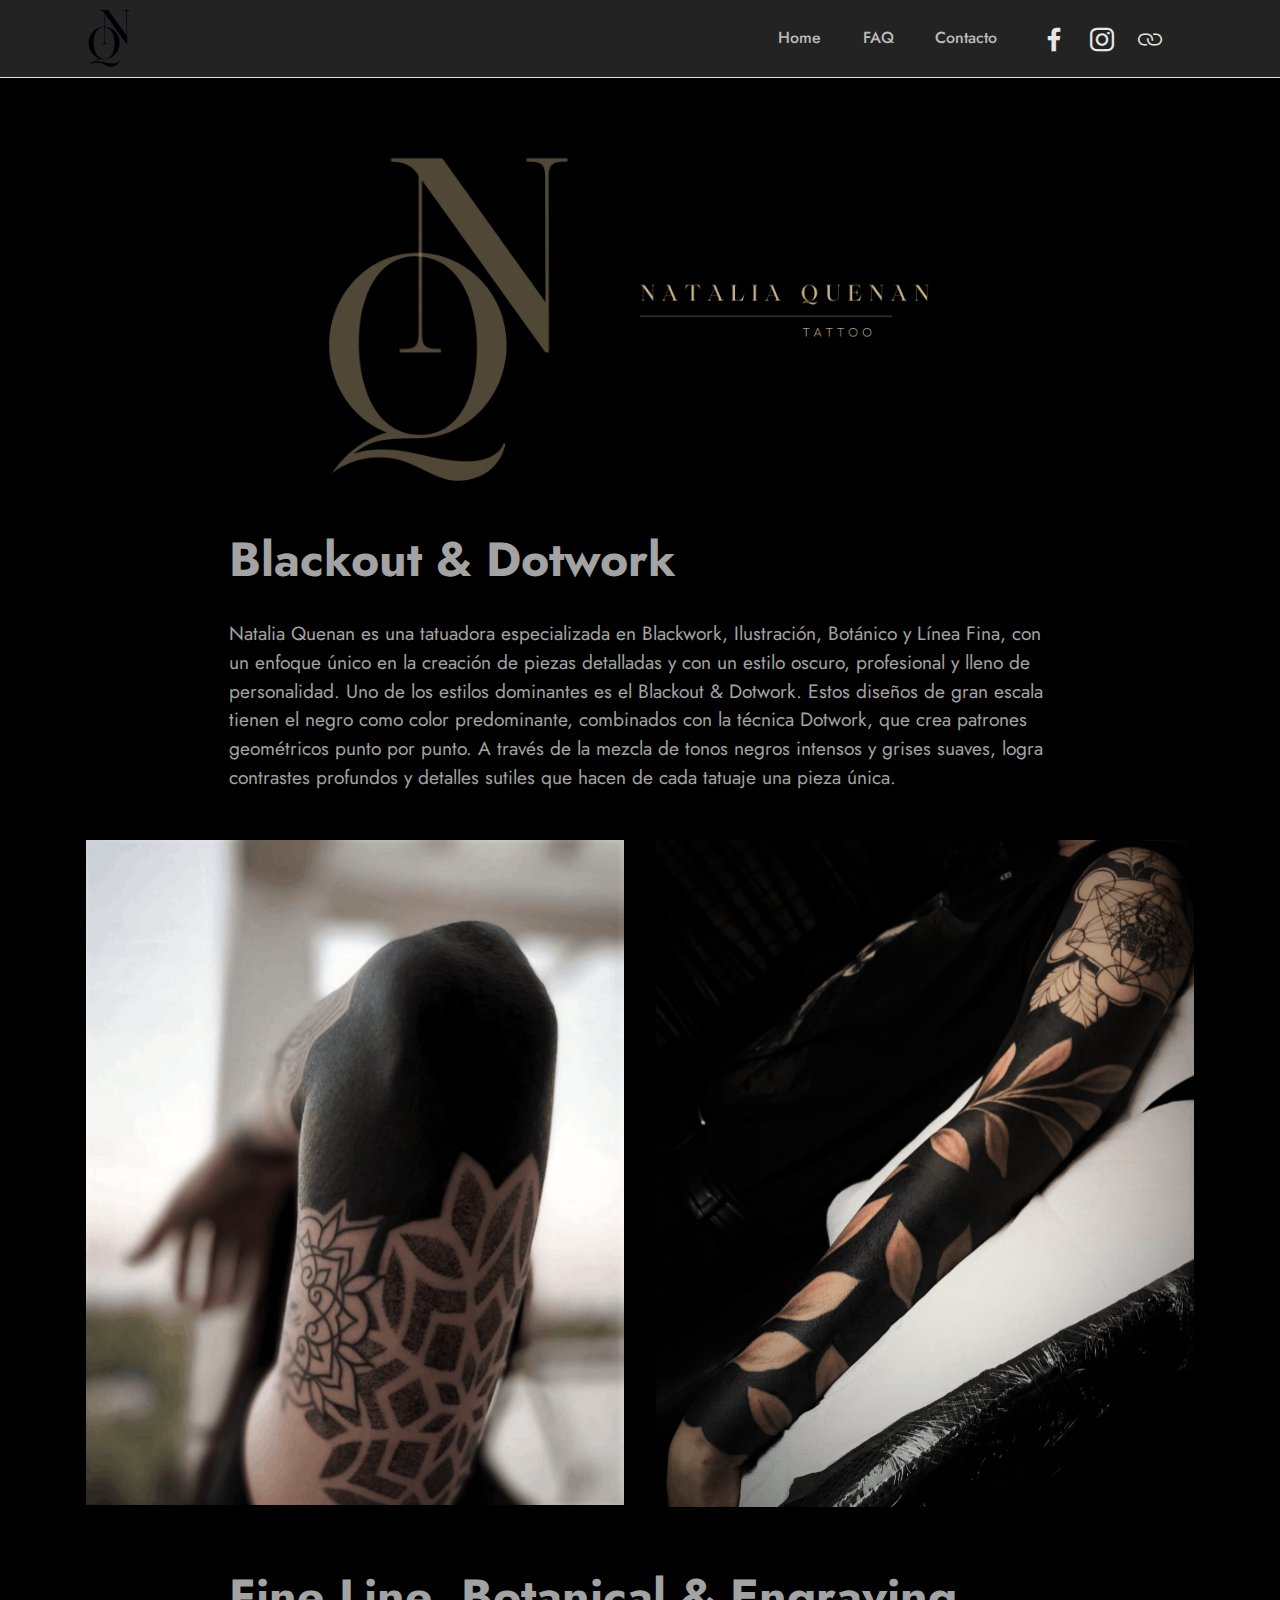
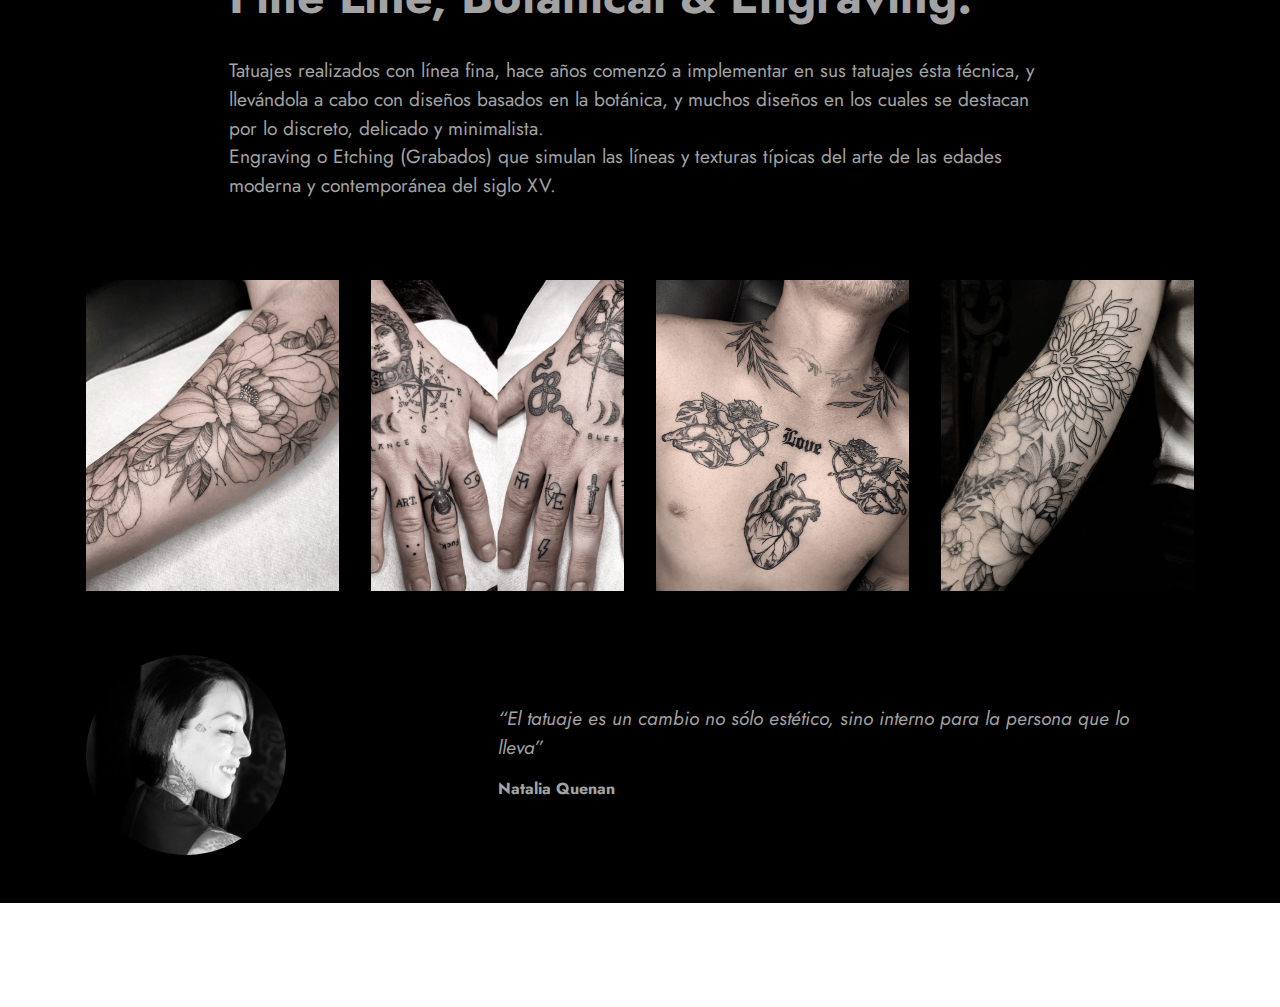
<file: index.html>
<!DOCTYPE html>
<html>
<head>
  
  <meta charset="UTF-8">
  <meta http-equiv="X-UA-Compatible" content="IE=edge">
  <meta name="viewport" content="width=device-width, initial-scale=1, minimum-scale=1">
  <meta name="generator" content="Mobirise v5.7.4, mobirise.com">
  <meta name="twitter:card" content="summary_large_image">
  <meta name="twitter:image" content="assets/images/index-meta.png">
  <meta name="twitter:title" content="Natalia Quenan">
  <meta property="og:image" content="assets/images/index-meta.png">
  <meta property="og:image:width" content= "280">
  <meta property="og:image:height" content= "480">
  <meta property="og:url" content="https://www.nataliaquenantattoo.com.ar">
  <meta property="og:title" content="Natalia Quenan">
  <meta property="og:description" content="Blackwork Tattoos">
  <link rel="shortcut icon" href="assets/images/black-170x211.png" type="image/x-icon">
  <meta name="description" content="Blackwork Tattoos">
  
  
  <title>Natalia Quenan Tattoo</title>
  <link rel="stylesheet" href="assets/web/assets/mobirise-icons-bold/mobirise-icons-bold.css">
  <link rel="stylesheet" href="assets/web/assets/mobirise-icons2/mobirise2.css">
  <link rel="stylesheet" href="assets/bootstrap/css/bootstrap.min.css">
  <link rel="stylesheet" href="assets/bootstrap/css/bootstrap-grid.min.css">
  <link rel="stylesheet" href="assets/bootstrap/css/bootstrap-reboot.min.css">
  <link rel="stylesheet" href="assets/parallax/jarallax.css">
  <link rel="stylesheet" href="assets/dropdown/css/style.css">
  <link rel="stylesheet" href="assets/socicon/css/styles.css">
  <link rel="stylesheet" href="assets/theme/css/style.css">
  <link rel="preload" href="https://fonts.googleapis.com/css?family=Jost:100,200,300,400,500,600,700,800,900,100i,200i,300i,400i,500i,600i,700i,800i,900i&display=swap" as="style" onload="this.onload=null;this.rel='stylesheet'">
  <noscript><link rel="stylesheet" href="https://fonts.googleapis.com/css?family=Jost:100,200,300,400,500,600,700,800,900,100i,200i,300i,400i,500i,600i,700i,800i,900i&display=swap"></noscript>
  <link rel="preload" as="style" href="assets/mobirise/css/mbr-additional.css"><link rel="stylesheet" href="assets/mobirise/css/mbr-additional.css" type="text/css">

  
  
  
</head>
<body>
  
  <section data-bs-version="5.1" class="menu cid-s48OLK6784" once="menu" id="menu1-h">
    
    <nav class="navbar navbar-dropdown navbar-fixed-top navbar-expand-lg">
        <div class="container">
            <div class="navbar-brand">
                <span class="navbar-logo">
                    
                    <a href="https://www.nataliaquenantattoo.com.ar/"><img src="assets/images/black-170x211.png" alt="NQ Logo" style="height: 3.8rem;"></a>
                    
                </span>
                
            </div>
            <button class="navbar-toggler" type="button" data-toggle="collapse" data-bs-toggle="collapse" data-target="#navbarSupportedContent" data-bs-target="#navbarSupportedContent" aria-controls="navbarNavAltMarkup" aria-expanded="false" aria-label="Toggle navigation">
                <div class="hamburger">
                    <span></span>
                    <span></span>
                    <span></span>
                    <span></span>
                </div>
            </button>
            <div class="collapse navbar-collapse" id="navbarSupportedContent">
                <ul class="navbar-nav nav-dropdown nav-right" data-app-modern-menu="true"><li class="nav-item"><a class="nav-link link text-primary display-4" href="index.html">Home</a></li><li class="nav-item"><a class="nav-link link text-primary display-4" href="faq.html">FAQ</a></li>
                    <li class="nav-item"><a class="nav-link link text-primary display-4" href="contacto.html">Contacto</a></li></ul>
                <div class="icons-menu">
                    <a class="iconfont-wrapper" href="https://www.facebook.com/Nataliaquenantattoo" target="_blank">
                        <span class="p-2 mbr-iconfont socicon-facebook socicon"></span>
                    </a>
                    <a class="iconfont-wrapper" href="https://www.instagram.com/nataliaquenantattoo/" target="_blank">
                        <span class="p-2 mbr-iconfont socicon-instagram socicon"></span>
                    </a>
                    <a class="iconfont-wrapper" href="https://tattoodixit.com/2022/05/22/natalia-quenan-tatuaje/" target="_blank">
                        <span class="p-2 mbr-iconfont mbrib-link"></span>
                    </a>
                    
                </div>
                
            </div>
        </div>
    </nav>

</section>

<section data-bs-version="5.1" class="image3 cid-s48upRUlSD" id="image3-9">
    

    

    <div class="container">
        <div class="row justify-content-center">
            <div class="col-12 col-lg-8">
                <div class="image-wrapper">
                    <img src="assets/images/img-4004-1640x924.png" alt="Natalia Quenan" >
                    
                </div>
            </div>
        </div>
    </div>
</section>

<section data-bs-version="5.1" class="content1 cid-s48udlf8KU" id="content1-8">
    
    <div class="container">
        <div class="row justify-content-center">
            <div class="title col-12 col-md-9">
                <h3 class="mbr-section-title mbr-fonts-style align-center mb-4 display-2"><strong>Blackout &amp; Dotwork</strong></h3>
                <h4 class="mbr-section-subtitle align-center mbr-fonts-style mb-4 display-7">Natalia Quenan es una tatuadora especializada en Blackwork, Ilustración, Botánico y Línea Fina, con un enfoque único en la creación de piezas detalladas y con un estilo oscuro, profesional y lleno de personalidad. 
                    Uno de los estilos dominantes es el Blackout & Dotwork. Estos diseños de gran escala tienen el negro como color predominante, combinados con la técnica Dotwork, que crea patrones geométricos punto por punto. A través de la mezcla de tonos negros intensos y grises suaves, logra contrastes profundos y detalles sutiles que hacen de cada tatuaje una pieza única.

                    &nbsp;</h4>
                
            </div>
        </div>
    </div>
</section>

<section data-bs-version="5.1" class="image4 cid-tqjiTiqlOz mbr-parallax-background" id="image4-o" style="opacity: 1; background-color: rgb(0, 0, 0);">
    

    
    <div class="mbr-overlay" style="opacity: 1; background-color: rgb(0, 0, 0);">
    </div>

    <div class="container">
        <div class="row">
            <div class="col-12 col-lg-6">
                <div class="image-wrapper">
                    <img src="assets/images/fer-tattoo-1076x1335.png" alt="Tattoo">
                    
                </div>
            </div>
            <div class="col-12 col-lg-6">
                <div class="image-wrapper">
                    <img src="assets/images/img-4051-1076x1331.png" alt="Tattoo">
                    
                </div>
            </div>
        </div>
    </div>
</section>

<section data-bs-version="5.1" class="content1 cid-s48vnjULo4" id="content1-c">
    
    <div class="container">
        <div class="row justify-content-center">
            <div class="title col-12 col-md-9">
                <h3 class="mbr-section-title mbr-fonts-style align-center mb-4 display-2"><strong>Fine Line, Botanical &amp; Engraving.</strong></h3>
                <h4 class="mbr-section-subtitle align-center mbr-fonts-style mb-4 display-7">Tatuajes realizados con línea fina, hace años comenzó a implementar en sus tatuajes ésta técnica, y llevándola a cabo con diseños basados en la botánica, y muchos diseños en los cuales se destacan por lo discreto, delicado y minimalista. <br>Engraving o Etching (Grabados) que simulan las líneas y texturas típicas del arte de las edades moderna y contemporánea del siglo XV.</h4>
                
            </div>
        </div>
    </div>
</section>

<section data-bs-version="5.1" class="gallery5 mbr-gallery cid-tqjHJp5uhD" id="gallery5-t">
    

    
    

    <div class="container">
        
        <div class="row mbr-gallery mt-4">
            <div class="col-12 col-md-6 col-lg-3 item gallery-image">
                <div class="item-wrapper" data-toggle="modal" data-bs-toggle="modal" data-target="#tqkXsOlnx7-modal" data-bs-target="#tqkXsOlnx7-modal">
                    <img class="w-100" src="assets/images/img-4053-506x499.png" alt="Flowers Fineline" data-slide-to="0" data-bs-slide-to="0" data-target="#lb-tqkXsOlnx7" data-bs-target="#lb-tqkXsOlnx7">
                    <div class="icon-wrapper">
                        <span class="mobi-mbri mobi-mbri-search mbr-iconfont mbr-iconfont-btn"></span>
                    </div>
                </div>
                
            </div>
            <div class="col-12 col-md-6 col-lg-3 item gallery-image">
                <div class="item-wrapper" data-toggle="modal" data-bs-toggle="modal" data-target="#tqkXsOlnx7-modal" data-bs-target="#tqkXsOlnx7-modal">
                    <img class="w-100" src="assets/images/img-4052-506x500.png" alt="Hands Fineline" data-slide-to="1" data-bs-slide-to="1" data-target="#lb-tqkXsOlnx7" data-bs-target="#lb-tqkXsOlnx7">
                    <div class="icon-wrapper">
                        <span class="mobi-mbri mobi-mbri-search mbr-iconfont mbr-iconfont-btn"></span>
                    </div>
                </div>
                
            </div>
            <div class="col-12 col-md-6 col-lg-3 item gallery-image">
                <div class="item-wrapper" data-toggle="modal" data-bs-toggle="modal" data-target="#tqkXsOlnx7-modal" data-bs-target="#tqkXsOlnx7-modal">
                    <img class="w-100" src="assets/images/img-4044-506x621.png" alt="Engraving Tattoo" data-slide-to="2" data-bs-slide-to="2" data-target="#lb-tqkXsOlnx7" data-bs-target="#lb-tqkXsOlnx7">
                    <div class="icon-wrapper">
                        <span class="mobi-mbri mobi-mbri-search mbr-iconfont mbr-iconfont-btn"></span>
                    </div>
                </div>
                
            </div>
            <div class="col-12 col-md-6 col-lg-3 item gallery-image">
                <div class="item-wrapper" data-toggle="modal" data-bs-toggle="modal" data-target="#tqkXsOlnx7-modal" data-bs-target="#tqkXsOlnx7-modal">
                    <img class="w-100" src="assets/images/img-4055-506x620.png" alt="Ornamental Fineline" data-slide-to="3" data-bs-slide-to="3" data-target="#lb-tqkXsOlnx7" data-bs-target="#lb-tqkXsOlnx7">
                    <div class="icon-wrapper">
                        <span class="mobi-mbri mobi-mbri-search mbr-iconfont mbr-iconfont-btn"></span>
                    </div>
                </div>
                
            </div>
        </div>

        <div class="modal mbr-slider" tabindex="-1" role="dialog" aria-hidden="true" id="tqkXsOlnx7-modal">
            <div class="modal-dialog" role="document">
                <div class="modal-content">
                    <div class="modal-body">
                        <div class="carousel slide carousel-fade" id="lb-tqkXsOlnx7" data-interval="4000" data-bs-interval="4000">
                            <div class="carousel-inner">
                                <div class="carousel-item active">
                                    <img class="d-block w-100" src="assets/images/img-4053-506x499.png" alt="Mobirise Website Builder">
                                </div>
                                <div class="carousel-item">
                                    <img class="d-block w-100" src="assets/images/img-4052-506x500.png" alt="Mobirise Website Builder">
                                </div>
                                <div class="carousel-item">
                                    <img class="d-block w-100" src="assets/images/img-4044-506x621.png" alt="Mobirise Website Builder">
                                </div>
                                <div class="carousel-item">
                                    <img class="d-block w-100" src="assets/images/img-4055-506x620.png" alt="Mobirise Website Builder">
                                </div>
                            </div>
                            <ol class="carousel-indicators">
                                <li data-slide-to="0" data-bs-slide-to="0" class="active" data-target="#lb-tqkXsOlnx7" data-bs-target="#lb-tqkXsOlnx7"></li>
                                <li data-slide-to="1" data-bs-slide-to="1" data-target="#lb-tqkXsOlnx7" data-bs-target="#lb-tqkXsOlnx7"></li>
                                <li data-slide-to="2" data-bs-slide-to="2" data-target="#lb-tqkXsOlnx7" data-bs-target="#lb-tqkXsOlnx7"></li>
                                <li data-slide-to="3" data-bs-slide-to="3" data-target="#lb-tqkXsOlnx7" data-bs-target="#lb-tqkXsOlnx7"></li>
                            </ol>
                            <a role="button" href="" class="close" data-dismiss="modal" data-bs-dismiss="modal" aria-label="Close">
                            </a>
                            <a class="carousel-control-prev carousel-control" role="button" data-slide="prev" data-bs-slide="prev" href="#lb-tqkXsOlnx7">
                                <span class="mobi-mbri mobi-mbri-arrow-prev" aria-hidden="true"></span>
                                <span class="sr-only visually-hidden">Previous</span>
                            </a>
                            <a class="carousel-control-next carousel-control" role="button" data-slide="next" data-bs-slide="next" href="#lb-tqkXsOlnx7">
                                <span class="mobi-mbri mobi-mbri-arrow-next" aria-hidden="true"></span>
                                <span class="sr-only visually-hidden">Next</span>
                            </a>
                        </div>
                    </div>
                </div>
            </div>
        </div>
    </div>
</section>

<section data-bs-version="5.1" class="testimonials1 cid-tqjrHWDPv9" id="testimonials1-q">
    <div class="container">
        <div class="row align-items-center">
            <div class="col-5 col-md-4">
                <div class="image-wrapper">
                    <img src="assets/images/img-2382-20-1076x1077.png" alt="Me" style="width: 200px; height: 200px; border-radius: 50%;">
                </div>
            </div>
            <div class="col-md">
                <div class="text-wrapper">
                    <p class="mbr-text mbr-fonts-style mb-3 display-7"><em>“El tatuaje es un cambio no sólo estético, sino interno para la persona que lo lleva”</em></p>
                    <p class="name mbr-fonts-style mb-1 display-4">
                        <strong>Natalia Quenan</strong></p>
                </div>
            </div>
        </div>
    </div>
</section>

<section data-bs-version="5.1" class="footer3 cid-s48P1Icc8J mbr-reveal" once="footers" id="footer3-i">
    <div class="container">
        <div class="media-container-row align-center mbr-white">
            <div class="row row-copirayt">
                <div class="row row-copirayt">
                    <p id="copyright" class="mbr-text mb-0 mbr-fonts-style mbr-white align-center display-4">
                        © Natalia Quenan Tattoo | Design: Done with Love by Me. | Todos los derechos Reservados.
                    </p>
                </div>
                <script>
                    var elementoCopyright = document.getElementById('copyright');
                    var añoActual = new Date().getFullYear();
                    elementoCopyright.textContent = '© ' + añoActual + ' Natalia Quenan Tattoo | Design: Done with Love by Me. | Todos los derechos Reservados.';
                </script>
            </div>
        </div>
    </div>
</section><script src="assets/bootstrap/js/bootstrap.bundle.min.js"></script>  <script src="assets/parallax/jarallax.js"></script>  <script src="assets/smoothscroll/smooth-scroll.js"></script>  <script src="assets/ytplayer/index.js"></script>  <script src="assets/dropdown/js/navbar-dropdown.js"></script>  <script src="assets/theme/js/script.js"></script><script type='text/javascript'>
	document.oncontextmenu = function(){return false}
</script>  
  
  
</body>
</html>
</file>
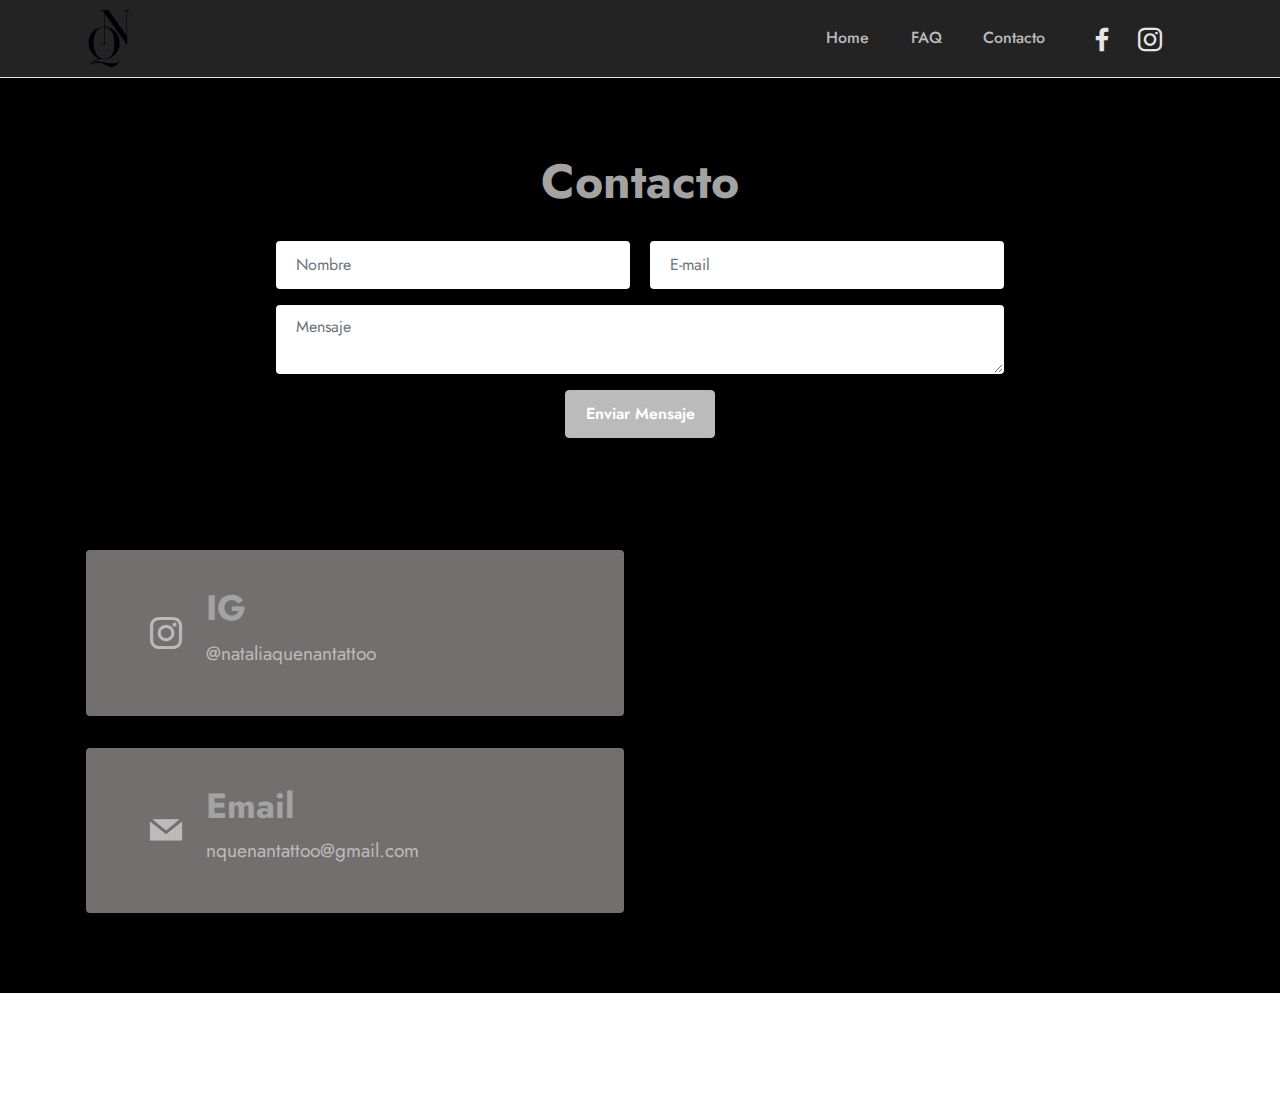
<file: contacto.html>
<!DOCTYPE html>
<html>

<head>

    <meta charset="UTF-8">
    <meta http-equiv="X-UA-Compatible" content="IE=edge">
    <meta name="generator" content="Mobirise v5.7.4, mobirise.com">
    <meta name="twitter:card" content="summary_large_image">
    <meta name="twitter:image:src" content="assets/images/contacto-meta.png">
    <meta name="twitter:title" content="Natalia Quenan - Contacto">

    <meta property="og:image" content="assets/images/contacto-meta.png">
    <meta property="og:image:width" content="280">
    <meta property="og:image:height" content="480">

    <meta property="og:url" content="https://www.nataliaquenantattoo.com.ar">
    <meta property="og:title" content="Natalia Quenan">
    <meta property="og:description" content="Blackwork Tattoos">

    <meta name="viewport" content="width=device-width, initial-scale=1, minimum-scale=1">
    <link rel="shortcut icon" href="assets/images/black-170x211.png" type="image/x-icon">
    <meta name="description" content="Blackwork Tattoos">


    <title>Contacto</title>
    <link rel="stylesheet" href="assets/web/assets/mobirise-icons-bold/mobirise-icons-bold.css">
    <link rel="stylesheet" href="assets/bootstrap/css/bootstrap.min.css">
    <link rel="stylesheet" href="assets/bootstrap/css/bootstrap-grid.min.css">
    <link rel="stylesheet" href="assets/bootstrap/css/bootstrap-reboot.min.css">
    <link rel="stylesheet" href="assets/dropdown/css/style.css">
    <link rel="stylesheet" href="assets/socicon/css/styles.css">
    <link rel="stylesheet" href="assets/theme/css/style.css">
    <link rel="preload"
        href="https://fonts.googleapis.com/css?family=Jost:100,200,300,400,500,600,700,800,900,100i,200i,300i,400i,500i,600i,700i,800i,900i&display=swap"
        as="style" onload="this.onload=null;this.rel='stylesheet'">
    <noscript>
        <link rel="stylesheet"
            href="https://fonts.googleapis.com/css?family=Jost:100,200,300,400,500,600,700,800,900,100i,200i,300i,400i,500i,600i,700i,800i,900i&display=swap">
    </noscript>
    <link rel="preload" as="style" href="assets/mobirise/css/mbr-additional.css">
    <link rel="stylesheet" href="assets/mobirise/css/mbr-additional.css" type="text/css">




</head>

<body>

    <section data-bs-version="5.1" class="menu cid-s48OLK6784" once="menu" id="menu1-m">

        <nav class="navbar navbar-dropdown navbar-fixed-top navbar-expand-lg">
            <div class="container">
                <div class="navbar-brand">
                    <span class="navbar-logo">

                        <a href="https://www.nataliaquenantattoo.com.ar/"><img src="assets/images/black-170x211.png"
                                alt="NQ Logo" style="height: 3.8rem;">

                    </span>

                </div>
                <button class="navbar-toggler" type="button" data-toggle="collapse" data-bs-toggle="collapse"
                    data-target="#navbarSupportedContent" data-bs-target="#navbarSupportedContent"
                    aria-controls="navbarNavAltMarkup" aria-expanded="false" aria-label="Toggle navigation">
                    <div class="hamburger">
                        <span></span>
                        <span></span>
                        <span></span>
                        <span></span>
                    </div>
                </button>
                <div class="collapse navbar-collapse" id="navbarSupportedContent">
                    <ul class="navbar-nav nav-dropdown nav-right" data-app-modern-menu="true">
                        <li class="nav-item"><a class="nav-link link text-primary display-4" href="index.html">Home</a>
                        </li>
                        <li class="nav-item"><a class="nav-link link text-primary display-4" href="faq.html">FAQ</a>
                        </li>
                        <li class="nav-item"><a class="nav-link link text-primary display-4"
                                href="contacto.html">Contacto</a></li>
                    </ul>
                    <div class="icons-menu">
                        <a class="iconfont-wrapper" href="https://www.facebook.com/Nataliaquenantattoo" target="_blank">
                            <span class="p-2 mbr-iconfont socicon-facebook socicon"></span>
                        </a>
                        <a class="iconfont-wrapper" href="https://www.instagram.com/nataliaquenantattoo/"
                            target="_blank">
                            <span class="p-2 mbr-iconfont socicon-instagram socicon"></span>
                        </a>


                    </div>

                </div>
            </div>
        </nav>

    </section>

    <section data-bs-version="5.1" class="form5 cid-tqjKxp4h3G" id="form5-v">


        <div class="container">
            <div class="mbr-section-head">
                <h3 class="mbr-section-title mbr-fonts-style align-center mb-0 display-2">
                    <strong>Contacto</strong>
                </h3>

            </div>
            <div class="row justify-content-center mt-4">
                <div class="col-lg-8 mx-auto mbr-form" data-form-type="formoid">
                    <form action="https://mobirise.eu/" method="POST" class="mbr-form form-with-styler"
                        data-form-title="Form Name"><input type="hidden" name="email" data-form-email="true"
                            value="ogFTqTXf0lVKoTcQTgTyL6zw8xYDRw0Kl7qVM/PMS5Q2ZsaK2NfgkWY/I75Ba7Vg7s5PTH/gZWCLT3SeiLYpPlzOwUSr5lXZCimPpSk146DnZG5CeIOw2DWbYNsm6dvR">
                        <div class="row">
                            <div hidden="hidden" data-form-alert="" class="alert alert-success col-12">Gracias por tu
                                mensaje! Pronto recibirás una respuesta.</div>
                            <div hidden="hidden" data-form-alert-danger="" class="alert alert-danger col-12">
                                Oops...! Hubo un problema!
                            </div>
                        </div>
                        <div class="dragArea row">
                            <div class="col-md col-sm-12 form-group mb-3" data-for="name">
                                <input type="text" name="name" placeholder="Nombre" data-form-field="name"
                                    class="form-control" value="" id="name-form5-v" required>
                            </div>
                            <div class="col-md col-sm-12 form-group mb-3" data-for="email">
                                <input type="email" name="email" placeholder="E-mail" data-form-field="email"
                                    class="form-control" value="" id="email-form5-v" required>
                            </div>

                            <div class="col-12 form-group mb-3" data-for="textarea">
                                <textarea name="textarea" placeholder="Mensaje" data-form-field="textarea"
                                    class="form-control" id="textarea-form5-v" required></textarea>
                            </div>
                            <div class="col-lg-12 col-md-12 col-sm-12 align-center mbr-section-btn"><button
                                    type="submit" class="btn btn-primary display-4">Enviar Mensaje</button></div>
                        </div>
                    </form>
                </div>
            </div>
        </div>
    </section>

    <section data-bs-version="5.1" class="contacts3 map1 cid-tqkwOdCQZe" id="contacts3-13">





        <div class="container">

            <div class="row justify-content-center mt-4">
                <div class="card col-12 col-md-6">
                    <div class="card-wrapper">
                        <div class="image-wrapper">
                            <span class="mbr-iconfont socicon-instagram socicon"></span>
                        </div>
                        <div class="text-wrapper">
                            <h6 class="card-title mbr-fonts-style mb-1 display-5"><strong>IG</strong></h6>
                            <p class="mbr-text mbr-fonts-style display-7"><a
                                    href="https://www.instagram.com/nataliaquenantattoo/" class="text-primary"
                                    target="_blank">@nataliaquenantattoo</a></p>
                        </div>
                    </div>
                    <div class="card-wrapper">
                        <div class="image-wrapper">
                            <span class="mbr-iconfont socicon-mail socicon"></span>
                        </div>
                        <div class="text-wrapper">
                            <h6 class="card-title mbr-fonts-style mb-1 display-5">
                                <strong>Email</strong>
                            </h6>
                            <p class="mbr-text mbr-fonts-style display-7"><a href="mailto:nquenantattoo@gmail.com"
                                    class="text-primary">nquenantattoo@gmail.com</a></p>
                        </div>
                    </div>
                </div>
                <div class="map-wrapper col-12 col-md-6">
                    <div class="google-map"><iframe frameborder="0" style="border:0"
                            src="https://www.google.com/maps/embed?pb=!1m18!1m12!1m3!1d56677.487790159794!2d-55.965715666815306!3d-27.396227141916352!2m3!1f0!2f0!3f0!3m2!1i1024!2i768!4f13.1!3m3!1m2!1s0x9457be7f080496c3%3A0xccbff374623e7b9a!2sPosadas%2C%20Misiones!5e0!3m2!1ses-419!2sar!4v1671329735625!5m2!1ses-419!2sar"
                            allowfullscreen=""></iframe></div>
                </div>
            </div>
        </div>
    </section>

    <section data-bs-version="5.1" class="footer3 cid-s48P1Icc8J mbr-reveal" once="footers" id="footer3-n">
        <div class="container">
            <div class="media-container-row align-center mbr-white">
                <div class="row row-copirayt">
                    <div class="row row-copirayt">
                        <div class="row row-copirayt">
                            <p id="copyright" class="mbr-text mb-0 mbr-fonts-style mbr-white align-center display-4">
                                © Natalia Quenan Tattoo | Design: Done with Love by Me. | Todos los derechos Reservados.
                            </p>
                        </div>
                        <script>
                            var elementoCopyright = document.getElementById('copyright');
                            var añoActual = new Date().getFullYear();
                            elementoCopyright.textContent = '© ' + añoActual + ' Natalia Quenan Tattoo | Design: Done with Love by Me. | Todos los derechos Reservados.';
                        </script>
                    </div>
                
                </div>
            </div>
        </div>
    </section>
   

    <script src="assets/bootstrap/js/bootstrap.bundle.min.js"></script>
    <script src="assets/smoothscroll/smooth-scroll.js"></script>
    <script src="assets/ytplayer/index.js"></script>
    <script src="assets/dropdown/js/navbar-dropdown.js"></script>
    <script src="assets/theme/js/script.js"></script>
    <script src="assets/formoid/formoid.min.js"></script>
    <script type='text/javascript'>
        document.oncontextmenu = function () { return false }
    </script>


</body>

</html>
</file>
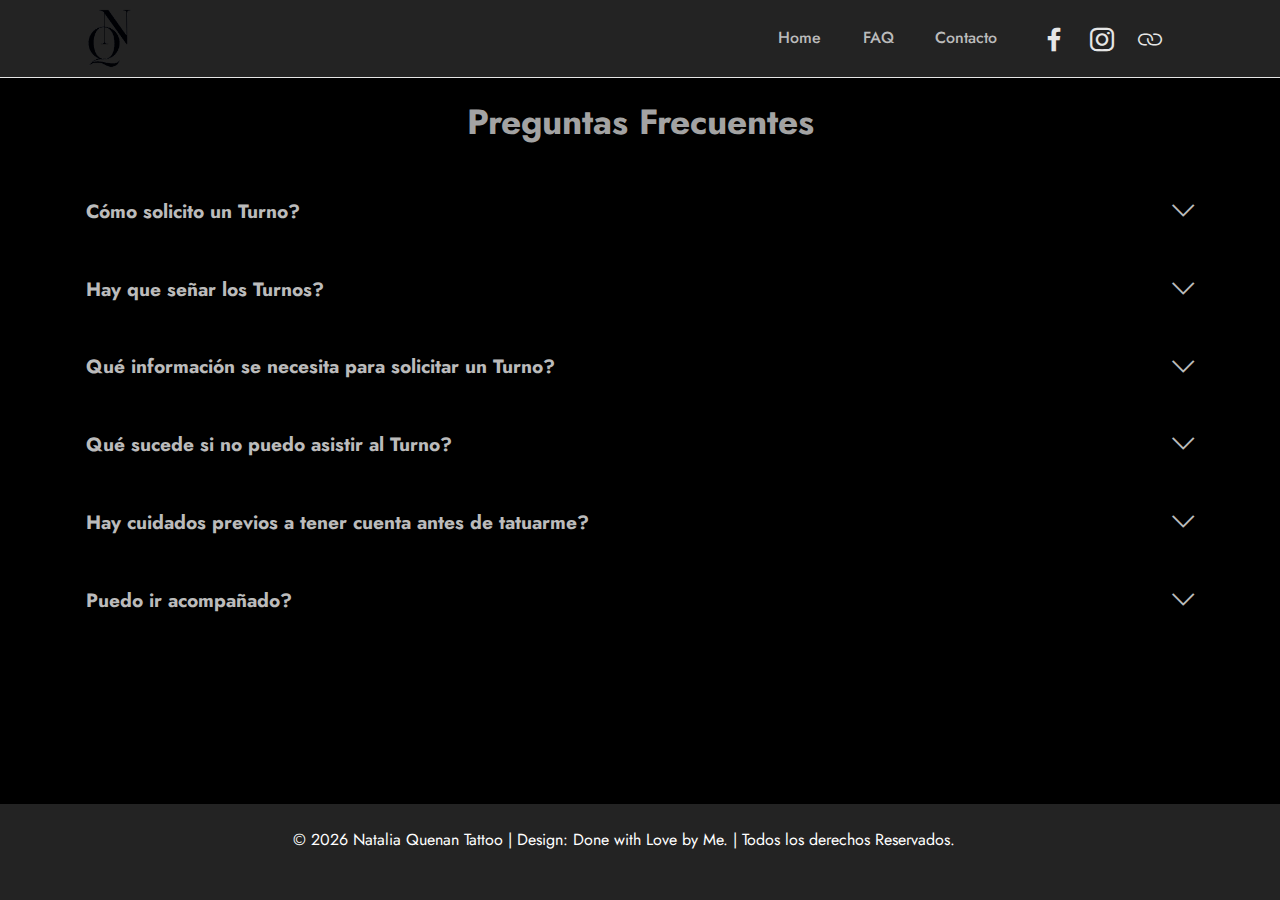
<file: faq.html>
<!DOCTYPE html>
<html>

<head>
    <meta charset="UTF-8">
    <meta http-equiv="X-UA-Compatible" content="IE=edge">
    <meta name="generator" content="Mobirise v5.7.4, mobirise.com">
    <meta name="twitter:card" content="summary_large_image">
    <meta name="twitter:image:src" content="assets/images/faq-meta.png">
    <meta property="og:image" content="assets/images/faq-meta.png">
    <meta property="og:image:width" content="280">
    <meta property="og:image:height" content="480">
    <meta property="og:url" content="https://www.nataliaquenantattoo.com.ar">
    <meta property="og:title" content="Natalia Quenan">
    <meta property="og:description" content="Blackwork Tattoos">
    <meta name="twitter:title" content="Natalia Quenan - FAQ">
    <meta name="viewport" content="width=device-width, initial-scale=1, minimum-scale=1">
    <link rel="shortcut icon" href="assets/images/black-170x211.png" type="image/x-icon">
    <meta name="description" content="Blackwork Tattoos">
    <title>FAQ</title>
    <link rel="stylesheet" href="assets/web/assets/mobirise-icons2/mobirise2.css">
    <link rel="stylesheet" href="assets/web/assets/mobirise-icons/mobirise-icons.css">
    <link rel="stylesheet" href="assets/web/assets/mobirise-icons-bold/mobirise-icons-bold.css">
    <link rel="stylesheet" href="assets/bootstrap/css/bootstrap.min.css">
    <link rel="stylesheet" href="assets/bootstrap/css/bootstrap-grid.min.css">
    <link rel="stylesheet" href="assets/bootstrap/css/bootstrap-reboot.min.css">
    <link rel="stylesheet" href="assets/dropdown/css/style.css">
    <link rel="stylesheet" href="assets/socicon/css/styles.css">
    <link rel="stylesheet" href="assets/theme/css/style.css">
    <link rel="preload"
        href="https://fonts.googleapis.com/css?family=Jost:100,200,300,400,500,600,700,800,900,100i,200i,300i,400i,500i,600i,700i,800i,900i&display=swap"
        as="style" onload="this.onload=null;this.rel='stylesheet'">
    <noscript>
        <link rel="stylesheet"
            href="https://fonts.googleapis.com/css?family=Jost:100,200,300,400,500,600,700,800,900,100i,200i,300i,400i,500i,600i,700i,800i,900i&display=swap">
    </noscript>
    <link rel="preload" as="style" href="assets/mobirise/css/mbr-additional.css">
    <link rel="stylesheet" href="assets/mobirise/css/mbr-additional.css" type="text/css">




</head>

<body>

    <section data-bs-version="5.1" class="content17 cid-tqk6HAqZXs" id="content17-11">
        <div class="container">

            <div class="row justify-content-center">
                <div class="col-12 col-md-12">
                    <div class="section-head align-center mb-4">
                        <h3 class="mbr-section-title mb-0 mbr-fonts-style display-5">
                            <strong>Preguntas Frecuentes</strong>
                        </h3>

                    </div>

                    <div id="bootstrap-toggle" class="toggle-panel accordionStyles tab-content">
                        <div class="card mb-3">
                            <div class="card-header" role="tab" id="headingOne">
                                <a role="button" class="collapsed panel-title text-black" data-toggle="collapse"
                                    data-bs-toggle="collapse" data-core="" href="#collapse1_12" aria-expanded="false"
                                    aria-controls="collapse1">
                                    <h6 class="panel-title-edit mbr-fonts-style mb-0 display-7"><strong>Cómo solicito un
                                            Turno?</strong>
                                    </h6>
                                    <span class="sign mbr-iconfont mbri-arrow-down"></span>
                                </a>
                            </div>
                            <div id="collapse1_12" class="panel-collapse noScroll collapse" role="tabpanel"
                                aria-labelledby="headingOne">
                                <div class="panel-body">
                                    <p class="mbr-fonts-style panel-text display-7">Los turnos se solicitan através de
                                        Instagram, escribiendo através del formulario de la página, o e-mail, los días
                                        Lunes y Viernes respondo mensajes, por orden de entrada, en caso que aún no
                                        hayas recibido respuesta se solicita paciencia para poder dedicarles a cada uno
                                        el tiempo que corresponde para agendar el mismo, ya que cada persona tiene su
                                        idea en particular y para coordinar el mismo lleva tiempo.&nbsp;</p>
                                </div>
                            </div>
                        </div>
                        <div class="card mb-3">
                            <div class="card-header" role="tab" id="headingTwo">
                                <a role="button" class="collapsed panel-title text-black" data-toggle="collapse"
                                    data-bs-toggle="collapse" data-core="" href="#collapse2_12" aria-expanded="false"
                                    aria-controls="collapse2">
                                    <h6 class="panel-title-edit mbr-fonts-style mb-0 display-7"><strong>Hay que señar
                                            los Turnos?</strong>
                                    </h6>
                                    <span class="sign mbr-iconfont mbri-arrow-down"></span>
                                </a>

                            </div>
                            <div id="collapse2_12" class="panel-collapse noScroll collapse" role="tabpanel"
                                aria-labelledby="headingTwo">
                                <div class="panel-body">
                                    <p class="mbr-fonts-style panel-text display-7">Los turnos se brindan con previa
                                        seña del 30% del valor de la sesión. <br>Se puede realizar por transferencia, o
                                        efectivo.</p>
                                </div>
                            </div>
                        </div>
                        <div class="card mb-3">
                            <div class="card-header" role="tab" id="headingThree">
                                <a role="button" class="collapsed panel-title text-black" data-toggle="collapse"
                                    data-bs-toggle="collapse" data-core="" href="#collapse3_12" aria-expanded="false"
                                    aria-controls="collapse3">
                                    <h6 class="panel-title-edit mbr-fonts-style mb-0 display-7"><strong>Qué información
                                            se necesita para solicitar un Turno?</strong>
                                    </h6>
                                    <span class="sign mbr-iconfont mbri-arrow-down"></span>
                                </a>
                            </div>
                            <div id="collapse3_12" class="panel-collapse noScroll collapse" role="tabpanel"
                                aria-labelledby="headingThree">
                                <div class="panel-body">
                                    <p class="mbr-fonts-style panel-text display-7">Para solicitar un turno necesito que
                                        me comentes tu idea, tamaño y lugar donde quieres hacerlo, lo más concreto
                                        posible, elementos a incluir, o si quieres también puedes enviarme referencias
                                        para complementar tu idea. En base a eso armo el diseño, trabajo únicamente con
                                        diseños personalizados.</p>
                                </div>
                            </div>
                        </div>
                        <div class="card mb-3">
                            <div class="card-header" role="tab" id="headingThree">
                                <a role="button" class="collapsed panel-title text-black" data-toggle="collapse"
                                    data-bs-toggle="collapse" data-core="" href="#collapse4_12" aria-expanded="false"
                                    aria-controls="collapse4">
                                    <h6 class="panel-title-edit mbr-fonts-style mb-0 display-7"><strong>Qué sucede si no
                                            puedo asistir al Turno?</strong>
                                    </h6>
                                    <span class="sign mbr-iconfont mbri-arrow-down"></span>
                                </a>
                            </div>
                            <div id="collapse4_12" class="panel-collapse noScroll collapse" role="tabpanel"
                                aria-labelledby="headingThree">
                                <div class="panel-body">
                                    <p class="mbr-fonts-style panel-text display-7">
                                        En caso de no podes asistir al turno, lo ideal sería que puedas avisarme con una
                                        anticipación de 48hrs, en caso de no ser así, se pierde la seña, y deberá
                                        solicitar nuevamente turno señando el mismo.</p>
                                </div>
                            </div>
                        </div>
                        <div class="card mb-3">
                            <div class="card-header" role="tab" id="headingThree">
                                <a role="button" class="collapsed panel-title text-black" data-toggle="collapse"
                                    data-bs-toggle="collapse" data-core="" href="#collapse5_12" aria-expanded="false"
                                    aria-controls="collapse5">
                                    <h6 class="panel-title-edit mbr-fonts-style mb-0 display-7"><strong>Hay cuidados
                                            previos a tener cuenta antes de tatuarme?</strong></h6>
                                    <span class="mbr-iconfont mobi-mbri-arrow-down mobi-mbri"></span>
                                </a>
                            </div>
                            <div id="collapse5_12" class="panel-collapse noScroll collapse" role="tabpanel"
                                aria-labelledby="headingThree">
                                <div class="panel-body">
                                    <p class="mbr-fonts-style panel-text display-7">
                                        Es importante comenzar a hidratar la zona a tatuarse al menos 72 horas antes de tu turno agendado. Puedes utilizar una crema hidratante corporal, y si el tatuaje es en el rostro, una crema facial adecuada para mantener la piel suave y preparada. Esto ayuda a que la piel esté en las mejores condiciones posibles para recibir el tatuaje y facilita el proceso de curación.</p>
                                </div>
                            </div>
                        </div>
                        <div class="card mb-3">
                            <div class="card-header" role="tab" id="headingThree">
                                <a role="button" class="collapsed panel-title text-black" data-toggle="collapse"
                                    data-bs-toggle="collapse" data-core="" href="#collapse6_12" aria-expanded="false"
                                    aria-controls="collapse6">
                                    <h6 class="panel-title-edit mbr-fonts-style mb-0 display-7"><strong>Puedo ir
                                            acompañado?</strong></h6>
                                    <span class="mbr-iconfont mobi-mbri-arrow-down mobi-mbri"></span>
                                </a>
                            </div>
                            <div id="collapse6_12" class="panel-collapse noScroll collapse" role="tabpanel"
                                aria-labelledby="headingThree">
                                <div class="panel-body">
                                    <p class="mbr-fonts-style panel-text display-7">Sólo una persona podrá asistir para
                                        acompañarte el día del turno en caso de ser necesario únicamente.</p>
                                </div>
                            </div>
                        </div>
                    </div>
                </div>
            </div>
        </div>
    </section>
    <section data-bs-version="5.1" class="menu cid-s48OLK6784" once="menu" id="menu1-k">
        <nav class="navbar navbar-dropdown navbar-fixed-top navbar-expand-lg">
            <div class="container">
                <div class="navbar-brand">
                    <span class="navbar-logo">
                        <a href="https://www.nataliaquenantattoo.com.ar/"><img src="assets/images/black-170x211.png"
                                alt="NQ Logo" style="height: 3.8rem;">
                    </span>

                </div>
                <button class="navbar-toggler" type="button" data-toggle="collapse" data-bs-toggle="collapse"
                    data-target="#navbarSupportedContent" data-bs-target="#navbarSupportedContent"
                    aria-controls="navbarNavAltMarkup" aria-expanded="false" aria-label="Toggle navigation">
                    <div class="hamburger">
                        <span></span>
                        <span></span>
                        <span></span>
                        <span></span>
                    </div>
                </button>
                <div class="collapse navbar-collapse" id="navbarSupportedContent">
                    <ul class="navbar-nav nav-dropdown nav-right" data-app-modern-menu="true">
                        <li class="nav-item"><a class="nav-link link text-primary display-4" href="index.html">Home</a>
                        </li>
                        <li class="nav-item"><a class="nav-link link text-primary display-4" href="faq.html">FAQ</a>
                        </li>
                        <li class="nav-item"><a class="nav-link link text-primary display-4"
                                href="contacto.html">Contacto</a></li>
                    </ul>
                    <div class="icons-menu">
                        <a class="iconfont-wrapper" href="https://www.facebook.com/Nataliaquenantattoo" target="_blank">
                            <span class="p-2 mbr-iconfont socicon-facebook socicon"></span>
                        </a>
                        <a class="iconfont-wrapper" href="https://www.instagram.com/nataliaquenantattoo/"
                            target="_blank">
                            <span class="p-2 mbr-iconfont socicon-instagram socicon"></span>
                        </a>
                        <a class="iconfont-wrapper" href="https://tattoodixit.com/2022/05/22/natalia-quenan-tatuaje/"
                            target="_blank">
                            <span class="p-2 mbr-iconfont mbrib-link"></span>
                        </a>
                    </div>
                </div>
            </div>
        </nav>
    </section>
    <section data-bs-version="5.1" class="footer3 cid-s48P1Icc8J mbr-reveal" once="footers" id="footer3-l">
        <div class="container">
            <div class="media-container-row align-center mbr-white">
                <div class="row row-copirayt">
                    <div class="row row-copirayt">
                        <p id="copyright" class="mbr-text mb-0 mbr-fonts-style mbr-white align-center display-4">
                            © Natalia Quenan Tattoo | Design: Done with Love by Me. | Todos los derechos Reservados.
                        </p>
                    </div>
                    <script>
                        var elementoCopyright = document.getElementById('copyright');
                        var añoActual = new Date().getFullYear();
                        elementoCopyright.textContent = '© ' + añoActual + ' Natalia Quenan Tattoo | Design: Done with Love by Me. | Todos los derechos Reservados.';
                    </script>
                </div>
            </div>
        </div>
    </section>
    <script src="assets/bootstrap/js/bootstrap.bundle.min.js"></script>
    <script src="assets/smoothscroll/smooth-scroll.js"></script>
    <script src="assets/ytplayer/index.js"></script>
    <script src="assets/mbr-switch-arrow/mbr-switch-arrow.js"></script>
    <script src="assets/dropdown/js/navbar-dropdown.js"></script>
    <script src="assets/theme/js/script.js"></script>
    <script type='text/javascript'>
        document.oncontextmenu = function () { return false }
    </script>


</body>

</html>
</file>
<file: assets/web/assets/mobirise-icons-bold/mobirise-icons-bold.css>
@font-face {
  font-family: 'mobirise-icons-bold';
  font-display: swap;
  src:  url('mobirise-icons-bold.eot?m1l4yr');
  src:  url('mobirise-icons-bold.eot?m1l4yr#iefix') format('embedded-opentype'),
    url('mobirise-icons-bold.ttf?m1l4yr') format('truetype'),
    url('mobirise-icons-bold.woff?m1l4yr') format('woff'),
    url('mobirise-icons-bold.svg?m1l4yr#mobirise-icons-bold') format('svg');
  font-weight: normal;
  font-style: normal;
}

[class^="mbrib-"], [class*="mbrib-"] {
  /* use !important to prevent issues with browser extensions that change fonts */
  font-family: 'mobirise-icons-bold' !important;
  speak: none;
  font-style: normal;
  font-weight: normal;
  font-variant: normal;
  text-transform: none;
  line-height: 1;

  /* Better Font Rendering =========== */
  -webkit-font-smoothing: antialiased;
  -moz-osx-font-smoothing: grayscale;
}

.mbrib-add-submenu:before {
  content: "\e900";
}
.mbrib-alert:before {
  content: "\e901";
}
.mbrib-align-center:before {
  content: "\e902";
}
.mbrib-align-justify:before {
  content: "\e903";
}
.mbrib-align-left:before {
  content: "\e904";
}
.mbrib-align-right:before {
  content: "\e905";
}
.mbrib-android:before {
  content: "\e906";
}
.mbrib-apple:before {
  content: "\e907";
}
.mbrib-arrow-down:before {
  content: "\e908";
}
.mbrib-arrow-next:before {
  content: "\e909";
}
.mbrib-arrow-prev:before {
  content: "\e90a";
}
.mbrib-arrow-up:before {
  content: "\e90b";
}
.mbrib-bold:before {
  content: "\e90c";
}
.mbrib-bookmark:before {
  content: "\e90d";
}
.mbrib-bootstrap:before {
  content: "\e90e";
}
.mbrib-briefcase:before {
  content: "\e90f";
}
.mbrib-browse:before {
  content: "\e910";
}
.mbrib-bulleted-list:before {
  content: "\e911";
}
.mbrib-calendar:before {
  content: "\e912";
}
.mbrib-camera:before {
  content: "\e913";
}
.mbrib-cart-add:before {
  content: "\e914";
}
.mbrib-cart-full:before {
  content: "\e915";
}
.mbrib-cash:before {
  content: "\e916";
}
.mbrib-change-style:before {
  content: "\e917";
}
.mbrib-chat:before {
  content: "\e918";
}
.mbrib-clock:before {
  content: "\e919";
}
.mbrib-close:before {
  content: "\e91a";
}
.mbrib-cloud:before {
  content: "\e91b";
}
.mbrib-code:before {
  content: "\e91c";
}
.mbrib-contact-form:before {
  content: "\e91d";
}
.mbrib-credit-card:before {
  content: "\e91e";
}
.mbrib-cursor-click:before {
  content: "\e91f";
}
.mbrib-cust-feedback:before {
  content: "\e920";
}
.mbrib-database:before {
  content: "\e921";
}
.mbrib-delivery:before {
  content: "\e922";
}
.mbrib-desktop:before {
  content: "\e923";
}
.mbrib-devices:before {
  content: "\e924";
}
.mbrib-down:before {
  content: "\e925";
}
.mbrib-download:before {
  content: "\e926";
}
.mbrib-drag-n-drop:before {
  content: "\e927";
}
.mbrib-drag-n-drop2:before {
  content: "\e928";
}
.mbrib-edit:before {
  content: "\e929";
}
.mbrib-edit2:before {
  content: "\e92a";
}
.mbrib-error:before {
  content: "\e92b";
}
.mbrib-extension:before {
  content: "\e92c";
}
.mbrib-features:before {
  content: "\e92d";
}
.mbrib-file:before {
  content: "\e92e";
}
.mbrib-flag:before {
  content: "\e92f";
}
.mbrib-folder:before {
  content: "\e930";
}
.mbrib-gift:before {
  content: "\e931";
}
.mbrib-github:before {
  content: "\e932";
}
.mbrib-globe-2:before {
  content: "\e933";
}
.mbrib-globe:before {
  content: "\e934";
}
.mbrib-growing-chart:before {
  content: "\e935";
}
.mbrib-hearth:before {
  content: "\e936";
}
.mbrib-help:before {
  content: "\e937";
}
.mbrib-home:before {
  content: "\e938";
}
.mbrib-hot-cup:before {
  content: "\e939";
}
.mbrib-idea:before {
  content: "\e93a";
}
.mbrib-image-gallery:before {
  content: "\e93b";
}
.mbrib-image-slider:before {
  content: "\e93c";
}
.mbrib-info:before {
  content: "\e93d";
}
.mbrib-italic:before {
  content: "\e93e";
}
.mbrib-key:before {
  content: "\e93f";
}
.mbrib-laptop:before {
  content: "\e940";
}
.mbrib-layers:before {
  content: "\e941";
}
.mbrib-left-right:before {
  content: "\e942";
}
.mbrib-left:before {
  content: "\e943";
}
.mbrib-letter:before {
  content: "\e944";
}
.mbrib-like:before {
  content: "\e945";
}
.mbrib-link:before {
  content: "\e946";
}
.mbrib-lock:before {
  content: "\e947";
}
.mbrib-login:before {
  content: "\e948";
}
.mbrib-logout:before {
  content: "\e949";
}
.mbrib-magic-stick:before {
  content: "\e94a";
}
.mbrib-map-pin:before {
  content: "\e94b";
}
.mbrib-menu:before {
  content: "\e94c";
}
.mbrib-mobile:before {
  content: "\e94d";
}
.mbrib-mobile2:before {
  content: "\e94e";
}
.mbrib-mobirise:before {
  content: "\e94f";
}
.mbrib-more-horizontal:before {
  content: "\e950";
}
.mbrib-more-vertical:before {
  content: "\e951";
}
.mbrib-music:before {
  content: "\e952";
}
.mbrib-new-file:before {
  content: "\e953";
}
.mbrib-numbered-list:before {
  content: "\e954";
}
.mbrib-opened-folder:before {
  content: "\e955";
}
.mbrib-pages:before {
  content: "\e956";
}
.mbrib-paper-plane:before {
  content: "\e957";
}
.mbrib-paperclip:before {
  content: "\e958";
}
.mbrib-photo:before {
  content: "\e959";
}
.mbrib-photos:before {
  content: "\e95a";
}
.mbrib-pin:before {
  content: "\e95b";
}
.mbrib-play:before {
  content: "\e95c";
}
.mbrib-plus:before {
  content: "\e95d";
}
.mbrib-preview:before {
  content: "\e95e";
}
.mbrib-print:before {
  content: "\e95f";
}
.mbrib-protect:before {
  content: "\e960";
}
.mbrib-question:before {
  content: "\e961";
}
.mbrib-quote-left:before {
  content: "\e962";
}
.mbrib-quote-right:before {
  content: "\e963";
}
.mbrib-redo:before {
  content: "\e964";
}
.mbrib-refresh:before {
  content: "\e965";
}
.mbrib-responsive:before {
  content: "\e966";
}
.mbrib-right:before {
  content: "\e967";
}
.mbrib-rocket:before {
  content: "\e968";
}
.mbrib-sad-face:before {
  content: "\e969";
}
.mbrib-sale:before {
  content: "\e96a";
}
.mbrib-save:before {
  content: "\e96b";
}
.mbrib-search:before {
  content: "\e96c";
}
.mbrib-setting:before {
  content: "\e96d";
}
.mbrib-setting2:before {
  content: "\e96e";
}
.mbrib-setting3:before {
  content: "\e96f";
}
.mbrib-share:before {
  content: "\e970";
}
.mbrib-shopping-bag:before {
  content: "\e971";
}
.mbrib-shopping-basket:before {
  content: "\e972";
}
.mbrib-shopping-cart:before {
  content: "\e973";
}
.mbrib-sites:before {
  content: "\e974";
}
.mbrib-smile-face:before {
  content: "\e975";
}
.mbrib-speed:before {
  content: "\e976";
}
.mbrib-star:before {
  content: "\e977";
}
.mbrib-success:before {
  content: "\e978";
}
.mbrib-sun:before {
  content: "\e979";
}
.mbrib-sun2:before {
  content: "\e97a";
}
.mbrib-tablet-vertical:before {
  content: "\e97b";
}
.mbrib-tablet:before {
  content: "\e97c";
}
.mbrib-target:before {
  content: "\e97d";
}
.mbrib-timer:before {
  content: "\e97e";
}
.mbrib-to-ftp:before {
  content: "\e97f";
}
.mbrib-to-local-drive:before {
  content: "\e980";
}
.mbrib-touch-swipe:before {
  content: "\e981";
}
.mbrib-touch:before {
  content: "\e982";
}
.mbrib-trash:before {
  content: "\e983";
}
.mbrib-underline:before {
  content: "\e984";
}
.mbrib-undo:before {
  content: "\e985";
}
.mbrib-unlink:before {
  content: "\e986";
}
.mbrib-unlock:before {
  content: "\e987";
}
.mbrib-up-down:before {
  content: "\e988";
}
.mbrib-up:before {
  content: "\e989";
}
.mbrib-update:before {
  content: "\e98a";
}
.mbrib-upload:before {
  content: "\e98b";
}
.mbrib-user:before {
  content: "\e98c";
}
.mbrib-user2:before {
  content: "\e98d";
}
.mbrib-users:before {
  content: "\e98e";
}
.mbrib-video-play:before {
  content: "\e98f";
}
.mbrib-video:before {
  content: "\e990";
}
.mbrib-watch:before {
  content: "\e991";
}
.mbrib-website-theme:before {
  content: "\e992";
}
.mbrib-wifi:before {
  content: "\e993";
}
.mbrib-windows:before {
  content: "\e994";
}
.mbrib-zoom-out:before {
  content: "\e995";
}
</file>
<file: assets/web/assets/mobirise-icons2/mobirise2.css>
@font-face {
  font-family: 'Moririse2';
  font-display: swap;
  src:  url('mobirise2.eot?f2bix4');
  src:  url('mobirise2.eot?f2bix4#iefix') format('embedded-opentype'),
    url('mobirise2.ttf?f2bix4') format('truetype'),
    url('mobirise2.woff?f2bix4') format('woff'),
    url('mobirise2.svg?f2bix4#mobirise2') format('svg');
  font-weight: normal;
  font-style: normal;
}

[class^="mobi-"], [class*=" mobi-"] {
  /* use !important to prevent issues with browser extensions that change fonts */
  font-family: 'Moririse2' !important;
  speak: none;
  font-style: normal;
  font-weight: normal;
  font-variant: normal;
  text-transform: none;
  line-height: 1;

  /* Better Font Rendering =========== */
  -webkit-font-smoothing: antialiased;
  -moz-osx-font-smoothing: grayscale;
}

.mobi-mbri-add-submenu:before {
  content: "\e900";
}
.mobi-mbri-alert:before {
  content: "\e901";
}
.mobi-mbri-align-center:before {
  content: "\e902";
}
.mobi-mbri-align-justify:before {
  content: "\e903";
}
.mobi-mbri-align-left:before {
  content: "\e904";
}
.mobi-mbri-align-right:before {
  content: "\e905";
}
.mobi-mbri-android:before {
  content: "\e906";
}
.mobi-mbri-apple:before {
  content: "\e907";
}
.mobi-mbri-arrow-down:before {
  content: "\e908";
}
.mobi-mbri-arrow-next:before {
  content: "\e909";
}
.mobi-mbri-arrow-prev:before {
  content: "\e90a";
}
.mobi-mbri-arrow-up:before {
  content: "\e90b";
}
.mobi-mbri-bold:before {
  content: "\e90c";
}
.mobi-mbri-bookmark:before {
  content: "\e90d";
}
.mobi-mbri-bootstrap:before {
  content: "\e90e";
}
.mobi-mbri-briefcase:before {
  content: "\e90f";
}
.mobi-mbri-browse:before {
  content: "\e910";
}
.mobi-mbri-bulleted-list:before {
  content: "\e911";
}
.mobi-mbri-calendar:before {
  content: "\e912";
}
.mobi-mbri-camera:before {
  content: "\e913";
}
.mobi-mbri-cart-add:before {
  content: "\e914";
}
.mobi-mbri-cart-full:before {
  content: "\e915";
}
.mobi-mbri-cash:before {
  content: "\e916";
}
.mobi-mbri-change-style:before {
  content: "\e917";
}
.mobi-mbri-chat:before {
  content: "\e918";
}
.mobi-mbri-clock:before {
  content: "\e919";
}
.mobi-mbri-close:before {
  content: "\e91a";
}
.mobi-mbri-cloud:before {
  content: "\e91b";
}
.mobi-mbri-code:before {
  content: "\e91c";
}
.mobi-mbri-contact-form:before {
  content: "\e91d";
}
.mobi-mbri-credit-card:before {
  content: "\e91e";
}
.mobi-mbri-cursor-click:before {
  content: "\e91f";
}
.mobi-mbri-cust-feedback:before {
  content: "\e920";
}
.mobi-mbri-database:before {
  content: "\e921";
}
.mobi-mbri-delivery:before {
  content: "\e922";
}
.mobi-mbri-desktop:before {
  content: "\e923";
}
.mobi-mbri-devices:before {
  content: "\e924";
}
.mobi-mbri-down:before {
  content: "\e925";
}
.mobi-mbri-download-2:before {
  content: "\e926";
}
.mobi-mbri-download:before {
  content: "\e927";
}
.mobi-mbri-drag-n-drop-2:before {
  content: "\e928";
}
.mobi-mbri-drag-n-drop:before {
  content: "\e929";
}
.mobi-mbri-edit-2:before {
  content: "\e92a";
}
.mobi-mbri-edit:before {
  content: "\e92b";
}
.mobi-mbri-error:before {
  content: "\e92c";
}
.mobi-mbri-extension:before {
  content: "\e92d";
}
.mobi-mbri-features:before {
  content: "\e92e";
}
.mobi-mbri-file:before {
  content: "\e92f";
}
.mobi-mbri-flag:before {
  content: "\e930";
}
.mobi-mbri-folder:before {
  content: "\e931";
}
.mobi-mbri-gift:before {
  content: "\e932";
}
.mobi-mbri-github:before {
  content: "\e933";
}
.mobi-mbri-globe-2:before {
  content: "\e934";
}
.mobi-mbri-globe:before {
  content: "\e935";
}
.mobi-mbri-growing-chart:before {
  content: "\e936";
}
.mobi-mbri-hearth:before {
  content: "\e937";
}
.mobi-mbri-help:before {
  content: "\e938";
}
.mobi-mbri-home:before {
  content: "\e939";
}
.mobi-mbri-hot-cup:before {
  content: "\e93a";
}
.mobi-mbri-idea:before {
  content: "\e93b";
}
.mobi-mbri-image-gallery:before {
  content: "\e93c";
}
.mobi-mbri-image-slider:before {
  content: "\e93d";
}
.mobi-mbri-info:before {
  content: "\e93e";
}
.mobi-mbri-italic:before {
  content: "\e93f";
}
.mobi-mbri-key:before {
  content: "\e940";
}
.mobi-mbri-laptop:before {
  content: "\e941";
}
.mobi-mbri-layers:before {
  content: "\e942";
}
.mobi-mbri-left-right:before {
  content: "\e943";
}
.mobi-mbri-left:before {
  content: "\e944";
}
.mobi-mbri-letter:before {
  content: "\e945";
}
.mobi-mbri-like:before {
  content: "\e946";
}
.mobi-mbri-link:before {
  content: "\e947";
}
.mobi-mbri-lock:before {
  content: "\e948";
}
.mobi-mbri-login:before {
  content: "\e949";
}
.mobi-mbri-logout:before {
  content: "\e94a";
}
.mobi-mbri-magic-stick:before {
  content: "\e94b";
}
.mobi-mbri-map-pin:before {
  content: "\e94c";
}
.mobi-mbri-menu:before {
  content: "\e94d";
}
.mobi-mbri-mobile-2:before {
  content: "\e94e";
}
.mobi-mbri-mobile-horizontal:before {
  content: "\e94f";
}
.mobi-mbri-mobile:before {
  content: "\e950";
}
.mobi-mbri-mobirise:before {
  content: "\e951";
}
.mobi-mbri-more-horizontal:before {
  content: "\e952";
}
.mobi-mbri-more-vertical:before {
  content: "\e953";
}
.mobi-mbri-music:before {
  content: "\e954";
}
.mobi-mbri-new-file:before {
  content: "\e955";
}
.mobi-mbri-numbered-list:before {
  content: "\e956";
}
.mobi-mbri-opened-folder:before {
  content: "\e957";
}
.mobi-mbri-pages:before {
  content: "\e958";
}
.mobi-mbri-paper-plane:before {
  content: "\e959";
}
.mobi-mbri-paperclip:before {
  content: "\e95a";
}
.mobi-mbri-phone:before {
  content: "\e95b";
}
.mobi-mbri-photo:before {
  content: "\e95c";
}
.mobi-mbri-photos:before {
  content: "\e95d";
}
.mobi-mbri-pin:before {
  content: "\e95e";
}
.mobi-mbri-play:before {
  content: "\e95f";
}
.mobi-mbri-plus:before {
  content: "\e960";
}
.mobi-mbri-preview:before {
  content: "\e961";
}
.mobi-mbri-print:before {
  content: "\e962";
}
.mobi-mbri-protect:before {
  content: "\e963";
}
.mobi-mbri-question:before {
  content: "\e964";
}
.mobi-mbri-quote-left:before {
  content: "\e965";
}
.mobi-mbri-quote-right:before {
  content: "\e966";
}
.mobi-mbri-redo:before {
  content: "\e967";
}
.mobi-mbri-refresh:before {
  content: "\e968";
}
.mobi-mbri-responsive-2:before {
  content: "\e969";
}
.mobi-mbri-responsive:before {
  content: "\e96a";
}
.mobi-mbri-right:before {
  content: "\e96b";
}
.mobi-mbri-rocket:before {
  content: "\e96c";
}
.mobi-mbri-sad-face:before {
  content: "\e96d";
}
.mobi-mbri-sale:before {
  content: "\e96e";
}
.mobi-mbri-save:before {
  content: "\e96f";
}
.mobi-mbri-search:before {
  content: "\e970";
}
.mobi-mbri-setting-2:before {
  content: "\e971";
}
.mobi-mbri-setting-3:before {
  content: "\e972";
}
.mobi-mbri-setting:before {
  content: "\e973";
}
.mobi-mbri-share:before {
  content: "\e974";
}
.mobi-mbri-shopping-bag:before {
  content: "\e975";
}
.mobi-mbri-shopping-basket:before {
  content: "\e976";
}
.mobi-mbri-shopping-cart:before {
  content: "\e977";
}
.mobi-mbri-sites:before {
  content: "\e978";
}
.mobi-mbri-smile-face:before {
  content: "\e979";
}
.mobi-mbri-speed:before {
  content: "\e97a";
}
.mobi-mbri-star:before {
  content: "\e97b";
}
.mobi-mbri-success:before {
  content: "\e97c";
}
.mobi-mbri-sun:before {
  content: "\e97d";
}
.mobi-mbri-sun2:before {
  content: "\e97e";
}
.mobi-mbri-tablet-vertical:before {
  content: "\e97f";
}
.mobi-mbri-tablet:before {
  content: "\e980";
}
.mobi-mbri-target:before {
  content: "\e981";
}
.mobi-mbri-timer:before {
  content: "\e982";
}
.mobi-mbri-to-ftp:before {
  content: "\e983";
}
.mobi-mbri-to-local-drive:before {
  content: "\e984";
}
.mobi-mbri-touch-swipe:before {
  content: "\e985";
}
.mobi-mbri-touch:before {
  content: "\e986";
}
.mobi-mbri-trash:before {
  content: "\e987";
}
.mobi-mbri-underline:before {
  content: "\e988";
}
.mobi-mbri-undo:before {
  content: "\e989";
}
.mobi-mbri-unlink:before {
  content: "\e98a";
}
.mobi-mbri-unlock:before {
  content: "\e98b";
}
.mobi-mbri-up-down:before {
  content: "\e98c";
}
.mobi-mbri-up:before {
  content: "\e98d";
}
.mobi-mbri-update:before {
  content: "\e98e";
}
.mobi-mbri-upload-2:before {
  content: "\e98f";
}
.mobi-mbri-upload:before {
  content: "\e990";
}
.mobi-mbri-user-2:before {
  content: "\e991";
}
.mobi-mbri-user:before {
  content: "\e992";
}
.mobi-mbri-users:before {
  content: "\e993";
}
.mobi-mbri-video-play:before {
  content: "\e994";
}
.mobi-mbri-video:before {
  content: "\e995";
}
.mobi-mbri-watch:before {
  content: "\e996";
}
.mobi-mbri-website-theme-2:before {
  content: "\e997";
}
.mobi-mbri-website-theme:before {
  content: "\e998";
}
.mobi-mbri-wifi:before {
  content: "\e999";
}
.mobi-mbri-windows:before {
  content: "\e99a";
}
.mobi-mbri-zoom-in:before {
  content: "\e99b";
}
.mobi-mbri-zoom-out:before {
  content: "\e99c";
}
</file>
<file: assets/parallax/jarallax.css>
.jarallax {
    position: relative;
    z-index: 0;
}
.jarallax > .jarallax-img {
    position: absolute;
    object-fit: cover;
    /* support for plugin https://github.com/bfred-it/object-fit-images */
    font-family: 'object-fit: cover;';
    top: 0;
    left: 0;
    width: 100%;
    height: 100%;
    z-index: -1;
}
</file>
<file: assets/dropdown/css/style.css>
.navbar-dropdown {
  left: 0;
  padding: 0;
  position: absolute;
  right: 0;
  top: 0;
  transition: all 0.45s ease;
  z-index: 1030;
  background: #282828; }
  .navbar-dropdown .navbar-logo {
    margin-right: 0.8rem;
    transition: margin 0.3s ease-in-out;
    vertical-align: middle; }
    .navbar-dropdown .navbar-logo img {
      height: 3.125rem;
      transition: all 0.3s ease-in-out; }
    .navbar-dropdown .navbar-logo.mbr-iconfont {
      font-size: 3.125rem;
      line-height: 3.125rem; }
  .navbar-dropdown .navbar-caption {
    font-weight: 700;
    white-space: normal;
    vertical-align: -4px;
    line-height: 3.125rem !important; }
    .navbar-dropdown .navbar-caption, .navbar-dropdown .navbar-caption:hover {
      color: inherit;
      text-decoration: none; }
  .navbar-dropdown .mbr-iconfont + .navbar-caption {
    vertical-align: -1px; }
  .navbar-dropdown.navbar-fixed-top {
    position: fixed; }
  .navbar-dropdown .navbar-brand span {
    vertical-align: -4px; }
  .navbar-dropdown.bg-color.transparent {
    background: none; }
  .navbar-dropdown.navbar-short .navbar-brand {
    padding: 0.625rem 0; }
    .navbar-dropdown.navbar-short .navbar-brand span {
      vertical-align: -1px; }
  .navbar-dropdown.navbar-short .navbar-caption {
    line-height: 2.375rem !important;
    vertical-align: -2px; }
  .navbar-dropdown.navbar-short .navbar-logo {
    margin-right: 0.5rem; }
    .navbar-dropdown.navbar-short .navbar-logo img {
      height: 2.375rem; }
    .navbar-dropdown.navbar-short .navbar-logo.mbr-iconfont {
      font-size: 2.375rem;
      line-height: 2.375rem; }
  .navbar-dropdown.navbar-short .mbr-table-cell {
    height: 3.625rem; }
  .navbar-dropdown .navbar-close {
    left: 0.6875rem;
    position: fixed;
    top: 0.75rem;
    z-index: 1000; }
  .navbar-dropdown .hamburger-icon {
    color: antiquewhite;
    content: "";
    display: inline-block;
    vertical-align: middle;
    width: 16px;
    -webkit-box-shadow: 0 -6px 0 1px #282828,0 0 0 1px #282828,0 6px 0 1px #282828;
    -moz-box-shadow: 0 -6px 0 1px #282828,0 0 0 1px #282828,0 6px 0 1px #282828;
    box-shadow: 0 -6px 0 1px #282828,0 0 0 1px #282828,0 6px 0 1px #282828; }

.dropdown-menu .dropdown-toggle[data-toggle="dropdown-submenu"]::after {
  border-bottom: 0.35em solid transparent;
  border-left: 0.35em solid;
  border-right: 0;
  border-top: 0.35em solid transparent;
  margin-left: 0.3rem; }

.dropdown-menu .dropdown-item:focus {
  outline: 0; }

.nav-dropdown {
  font-size: 0.75rem;
  font-weight: 500;
  height: auto !important; }
  .nav-dropdown .nav-btn {
    padding-left: 1rem; }
  .nav-dropdown .link {
    margin: .667em 1.667em;
    font-weight: 500;
    padding: 0;
    transition: color .2s ease-in-out; }
    .nav-dropdown .link.dropdown-toggle {
      margin-right: 2.583em; }
      .nav-dropdown .link.dropdown-toggle::after {
        margin-left: .25rem;
        border-top: 0.35em solid;
        border-right: 0.35em solid transparent;
        border-left: 0.35em solid transparent;
        border-bottom: 0; }
      .nav-dropdown .link.dropdown-toggle[aria-expanded="true"] {
        margin: 0;
        padding: 0.667em 3.263em  0.667em 1.667em; }
  .nav-dropdown .link::after,
  .nav-dropdown .dropdown-item::after {
    color: inherit; }
  .nav-dropdown .btn {
    font-size: 0.75rem;
    font-weight: 700;
    letter-spacing: 0;
    margin-bottom: 0;
    padding-left: 1.25rem;
    padding-right: 1.25rem; }
  .nav-dropdown .dropdown-menu {
    border-radius: 0;
    border: 0;
    left: 0;
    margin: 0;
    padding-bottom: 1.25rem;
    padding-top: 1.25rem;
    position: relative; }
  .nav-dropdown .dropdown-submenu {
    margin-left: 0.125rem;
    top: 0; }
  .nav-dropdown .dropdown-item {
    font-weight: 500;
    line-height: 2;
    padding: 0.3846em 4.615em 0.3846em 1.5385em;
    position: relative;
    transition: color .2s ease-in-out, background-color .2s ease-in-out; }
    .nav-dropdown .dropdown-item::after {
      margin-top: -0.3077em;
      position: absolute;
      right: 1.1538em;
      top: 50%; }
    .nav-dropdown .dropdown-item:focus, .nav-dropdown .dropdown-item:hover {
      background: none; }

@media (max-width: 767px) {
  .nav-dropdown.navbar-toggleable-sm {
    bottom: 0;
    display: none;
    left: 0;
    overflow-x: hidden;
    position: fixed;
    top: 0;
    transform: translateX(-100%);
    -ms-transform: translateX(-100%);
    -webkit-transform: translateX(-100%);
    width: 18.75rem;
    z-index: 999; } }
.nav-dropdown.navbar-toggleable-xl {
  bottom: 0;
  display: none;
  left: 0;
  overflow-x: hidden;
  position: fixed;
  top: 0;
  transform: translateX(-100%);
  -ms-transform: translateX(-100%);
  -webkit-transform: translateX(-100%);
  width: 18.75rem;
  z-index: 999; }

.nav-dropdown-sm {
  display: block !important;
  overflow-x: hidden;
  overflow: auto;
  padding-top: 3.875rem; }
  .nav-dropdown-sm::after {
    content: "";
    display: block;
    height: 3rem;
    width: 100%; }
  .nav-dropdown-sm.collapse.in ~ .navbar-close {
    display: block !important; }
  .nav-dropdown-sm.collapsing, .nav-dropdown-sm.collapse.in {
    transform: translateX(0);
    -ms-transform: translateX(0);
    -webkit-transform: translateX(0);
    transition: all 0.25s ease-out;
    -webkit-transition: all 0.25s ease-out;
    background: #282828; }
  .nav-dropdown-sm.collapsing[aria-expanded="false"] {
    transform: translateX(-100%);
    -ms-transform: translateX(-100%);
    -webkit-transform: translateX(-100%); }
  .nav-dropdown-sm .nav-item {
    display: block;
    margin-left: 0 !important;
    padding-left: 0; }
  .nav-dropdown-sm .link,
  .nav-dropdown-sm .dropdown-item {
    border-top: 1px dotted rgba(255, 255, 255, 0.1);
    font-size: 0.8125rem;
    line-height: 1.6;
    margin: 0 !important;
    padding: 0.875rem 2.4rem 0.875rem 1.5625rem !important;
    position: relative;
    white-space: normal; }
    .nav-dropdown-sm .link:focus, .nav-dropdown-sm .link:hover,
    .nav-dropdown-sm .dropdown-item:focus,
    .nav-dropdown-sm .dropdown-item:hover {
      background: rgba(0, 0, 0, 0.2) !important;
      color: #c0a375; }
  .nav-dropdown-sm .nav-btn {
    position: relative;
    padding: 1.5625rem 1.5625rem 0 1.5625rem; }
    .nav-dropdown-sm .nav-btn::before {
      border-top: 1px dotted rgba(255, 255, 255, 0.1);
      content: "";
      left: 0;
      position: absolute;
      top: 0;
      width: 100%; }
    .nav-dropdown-sm .nav-btn + .nav-btn {
      padding-top: 0.625rem; }
      .nav-dropdown-sm .nav-btn + .nav-btn::before {
        display: none; }
  .nav-dropdown-sm .btn {
    padding: 0.625rem 0; }
  .nav-dropdown-sm .dropdown-toggle[data-toggle="dropdown-submenu"]::after {
    margin-left: .25rem;
    border-top: 0.35em solid;
    border-right: 0.35em solid transparent;
    border-left: 0.35em solid transparent;
    border-bottom: 0; }
  .nav-dropdown-sm .dropdown-toggle[data-toggle="dropdown-submenu"][aria-expanded="true"]::after {
    border-top: 0;
    border-right: 0.35em solid transparent;
    border-left: 0.35em solid transparent;
    border-bottom: 0.35em solid; }
  .nav-dropdown-sm .dropdown-menu {
    margin: 0;
    padding: 0;
    position: relative;
    top: 0;
    left: 0;
    width: 100%;
    border: 0;
    float: none;
    border-radius: 0;
    background: none; }
  .nav-dropdown-sm .dropdown-submenu {
    left: 100%;
    margin-left: 0.125rem;
    margin-top: -1.25rem;
    top: 0; }

.navbar-toggleable-sm .nav-dropdown .dropdown-menu {
  position: absolute; }

.navbar-toggleable-sm .nav-dropdown .dropdown-submenu {
  left: 100%;
  margin-left: 0.125rem;
  margin-top: -1.25rem;
  top: 0; }

.navbar-toggleable-sm.opened .nav-dropdown .dropdown-menu {
  position: relative; }

.navbar-toggleable-sm.opened .nav-dropdown .dropdown-submenu {
  left: 0;
  margin-left: 00rem;
  margin-top: 0rem;
  top: 0; }

.is-builder .nav-dropdown.collapsing {
  transition: none !important; }
</file>
<file: assets/socicon/css/styles.css>
@charset "UTF-8";

@font-face {
  font-family: 'Socicon';
  src:  url('../fonts/socicon.eot');
  src:  url('../fonts/socicon.eot?#iefix') format('embedded-opentype'),
    url('../fonts/socicon.woff2') format('woff2'),
    url('../fonts/socicon.ttf') format('truetype'),
    url('../fonts/socicon.woff') format('woff'),
    url('../fonts/socicon.svg#socicon') format('svg');
  font-weight: normal;
  font-style: normal;
  font-display: swap;
}

[data-icon]:before {
  font-family: "socicon" !important;
  content: attr(data-icon);
  font-style: normal !important;
  font-weight: normal !important;
  font-variant: normal !important;
  text-transform: none !important;
  speak: none;
  line-height: 1;
  -webkit-font-smoothing: antialiased;
  -moz-osx-font-smoothing: grayscale;
}

[class^="socicon-"], [class*=" socicon-"] {
  /* use !important to prevent issues with browser extensions that change fonts */
  font-family: 'Socicon' !important;
  speak: none;
  font-style: normal;
  font-weight: normal;
  font-variant: normal;
  text-transform: none;
  line-height: 1;

  /* Better Font Rendering =========== */
  -webkit-font-smoothing: antialiased;
  -moz-osx-font-smoothing: grayscale;
}

.socicon-eitaa:before {
  content: "\e97c";
}
.socicon-soroush:before {
  content: "\e97d";
}
.socicon-bale:before {
  content: "\e97e";
}
.socicon-zazzle:before {
  content: "\e97b";
}
.socicon-society6:before {
  content: "\e97a";
}
.socicon-redbubble:before {
  content: "\e979";
}
.socicon-avvo:before {
  content: "\e978";
}
.socicon-stitcher:before {
  content: "\e977";
}
.socicon-googlehangouts:before {
  content: "\e974";
}
.socicon-dlive:before {
  content: "\e975";
}
.socicon-vsco:before {
  content: "\e976";
}
.socicon-flipboard:before {
  content: "\e973";
}
.socicon-ubuntu:before {
  content: "\e958";
}
.socicon-artstation:before {
  content: "\e959";
}
.socicon-invision:before {
  content: "\e95a";
}
.socicon-torial:before {
  content: "\e95b";
}
.socicon-collectorz:before {
  content: "\e95c";
}
.socicon-seenthis:before {
  content: "\e95d";
}
.socicon-googleplaymusic:before {
  content: "\e95e";
}
.socicon-debian:before {
  content: "\e95f";
}
.socicon-filmfreeway:before {
  content: "\e960";
}
.socicon-gnome:before {
  content: "\e961";
}
.socicon-itchio:before {
  content: "\e962";
}
.socicon-jamendo:before {
  content: "\e963";
}
.socicon-mix:before {
  content: "\e964";
}
.socicon-sharepoint:before {
  content: "\e965";
}
.socicon-tinder:before {
  content: "\e966";
}
.socicon-windguru:before {
  content: "\e967";
}
.socicon-cdbaby:before {
  content: "\e968";
}
.socicon-elementaryos:before {
  content: "\e969";
}
.socicon-stage32:before {
  content: "\e96a";
}
.socicon-tiktok:before {
  content: "\e96b";
}
.socicon-gitter:before {
  content: "\e96c";
}
.socicon-letterboxd:before {
  content: "\e96d";
}
.socicon-threema:before {
  content: "\e96e";
}
.socicon-splice:before {
  content: "\e96f";
}
.socicon-metapop:before {
  content: "\e970";
}
.socicon-naver:before {
  content: "\e971";
}
.socicon-remote:before {
  content: "\e972";
}
.socicon-internet:before {
  content: "\e957";
}
.socicon-moddb:before {
  content: "\e94b";
}
.socicon-indiedb:before {
  content: "\e94c";
}
.socicon-traxsource:before {
  content: "\e94d";
}
.socicon-gamefor:before {
  content: "\e94e";
}
.socicon-pixiv:before {
  content: "\e94f";
}
.socicon-myanimelist:before {
  content: "\e950";
}
.socicon-blackberry:before {
  content: "\e951";
}
.socicon-wickr:before {
  content: "\e952";
}
.socicon-spip:before {
  content: "\e953";
}
.socicon-napster:before {
  content: "\e954";
}
.socicon-beatport:before {
  content: "\e955";
}
.socicon-hackerone:before {
  content: "\e956";
}
.socicon-hackernews:before {
  content: "\e946";
}
.socicon-smashwords:before {
  content: "\e947";
}
.socicon-kobo:before {
  content: "\e948";
}
.socicon-bookbub:before {
  content: "\e949";
}
.socicon-mailru:before {
  content: "\e94a";
}
.socicon-gitlab:before {
  content: "\e945";
}
.socicon-instructables:before {
  content: "\e944";
}
.socicon-portfolio:before {
  content: "\e943";
}
.socicon-codered:before {
  content: "\e940";
}
.socicon-origin:before {
  content: "\e941";
}
.socicon-nextdoor:before {
  content: "\e942";
}
.socicon-udemy:before {
  content: "\e93f";
}
.socicon-livemaster:before {
  content: "\e93e";
}
.socicon-crunchbase:before {
  content: "\e93b";
}
.socicon-homefy:before {
  content: "\e93c";
}
.socicon-calendly:before {
  content: "\e93d";
}
.socicon-realtor:before {
  content: "\e90f";
}
.socicon-tidal:before {
  content: "\e910";
}
.socicon-qobuz:before {
  content: "\e911";
}
.socicon-natgeo:before {
  content: "\e912";
}
.socicon-mastodon:before {
  content: "\e913";
}
.socicon-unsplash:before {
  content: "\e914";
}
.socicon-homeadvisor:before {
  content: "\e915";
}
.socicon-angieslist:before {
  content: "\e916";
}
.socicon-codepen:before {
  content: "\e917";
}
.socicon-slack:before {
  content: "\e918";
}
.socicon-openaigym:before {
  content: "\e919";
}
.socicon-logmein:before {
  content: "\e91a";
}
.socicon-fiverr:before {
  content: "\e91b";
}
.socicon-gotomeeting:before {
  content: "\e91c";
}
.socicon-aliexpress:before {
  content: "\e91d";
}
.socicon-guru:before {
  content: "\e91e";
}
.socicon-appstore:before {
  content: "\e91f";
}
.socicon-homes:before {
  content: "\e920";
}
.socicon-zoom:before {
  content: "\e921";
}
.socicon-alibaba:before {
  content: "\e922";
}
.socicon-craigslist:before {
  content: "\e923";
}
.socicon-wix:before {
  content: "\e924";
}
.socicon-redfin:before {
  content: "\e925";
}
.socicon-googlecalendar:before {
  content: "\e926";
}
.socicon-shopify:before {
  content: "\e927";
}
.socicon-freelancer:before {
  content: "\e928";
}
.socicon-seedrs:before {
  content: "\e929";
}
.socicon-bing:before {
  content: "\e92a";
}
.socicon-doodle:before {
  content: "\e92b";
}
.socicon-bonanza:before {
  content: "\e92c";
}
.socicon-squarespace:before {
  content: "\e92d";
}
.socicon-toptal:before {
  content: "\e92e";
}
.socicon-gust:before {
  content: "\e92f";
}
.socicon-ask:before {
  content: "\e930";
}
.socicon-trulia:before {
  content: "\e931";
}
.socicon-loomly:before {
  content: "\e932";
}
.socicon-ghost:before {
  content: "\e933";
}
.socicon-upwork:before {
  content: "\e934";
}
.socicon-fundable:before {
  content: "\e935";
}
.socicon-booking:before {
  content: "\e936";
}
.socicon-googlemaps:before {
  content: "\e937";
}
.socicon-zillow:before {
  content: "\e938";
}
.socicon-niconico:before {
  content: "\e939";
}
.socicon-toneden:before {
  content: "\e93a";
}
.socicon-augment:before {
  content: "\e908";
}
.socicon-bitbucket:before {
  content: "\e909";
}
.socicon-fyuse:before {
  content: "\e90a";
}
.socicon-yt-gaming:before {
  content: "\e90b";
}
.socicon-sketchfab:before {
  content: "\e90c";
}
.socicon-mobcrush:before {
  content: "\e90d";
}
.socicon-microsoft:before {
  content: "\e90e";
}
.socicon-pandora:before {
  content: "\e907";
}
.socicon-messenger:before {
  content: "\e906";
}
.socicon-gamewisp:before {
  content: "\e905";
}
.socicon-bloglovin:before {
  content: "\e904";
}
.socicon-tunein:before {
  content: "\e903";
}
.socicon-gamejolt:before {
  content: "\e901";
}
.socicon-trello:before {
  content: "\e902";
}
.socicon-spreadshirt:before {
  content: "\e900";
}
.socicon-500px:before {
  content: "\e000";
}
.socicon-8tracks:before {
  content: "\e001";
}
.socicon-airbnb:before {
  content: "\e002";
}
.socicon-alliance:before {
  content: "\e003";
}
.socicon-amazon:before {
  content: "\e004";
}
.socicon-amplement:before {
  content: "\e005";
}
.socicon-android:before {
  content: "\e006";
}
.socicon-angellist:before {
  content: "\e007";
}
.socicon-apple:before {
  content: "\e008";
}
.socicon-appnet:before {
  content: "\e009";
}
.socicon-baidu:before {
  content: "\e00a";
}
.socicon-bandcamp:before {
  content: "\e00b";
}
.socicon-battlenet:before {
  content: "\e00c";
}
.socicon-mixer:before {
  content: "\e00d";
}
.socicon-bebee:before {
  content: "\e00e";
}
.socicon-bebo:before {
  content: "\e00f";
}
.socicon-behance:before {
  content: "\e010";
}
.socicon-blizzard:before {
  content: "\e011";
}
.socicon-blogger:before {
  content: "\e012";
}
.socicon-buffer:before {
  content: "\e013";
}
.socicon-chrome:before {
  content: "\e014";
}
.socicon-coderwall:before {
  content: "\e015";
}
.socicon-curse:before {
  content: "\e016";
}
.socicon-dailymotion:before {
  content: "\e017";
}
.socicon-deezer:before {
  content: "\e018";
}
.socicon-delicious:before {
  content: "\e019";
}
.socicon-deviantart:before {
  content: "\e01a";
}
.socicon-diablo:before {
  content: "\e01b";
}
.socicon-digg:before {
  content: "\e01c";
}
.socicon-discord:before {
  content: "\e01d";
}
.socicon-disqus:before {
  content: "\e01e";
}
.socicon-douban:before {
  content: "\e01f";
}
.socicon-draugiem:before {
  content: "\e020";
}
.socicon-dribbble:before {
  content: "\e021";
}
.socicon-drupal:before {
  content: "\e022";
}
.socicon-ebay:before {
  content: "\e023";
}
.socicon-ello:before {
  content: "\e024";
}
.socicon-endomodo:before {
  content: "\e025";
}
.socicon-envato:before {
  content: "\e026";
}
.socicon-etsy:before {
  content: "\e027";
}
.socicon-facebook:before {
  content: "\e028";
}
.socicon-feedburner:before {
  content: "\e029";
}
.socicon-filmweb:before {
  content: "\e02a";
}
.socicon-firefox:before {
  content: "\e02b";
}
.socicon-flattr:before {
  content: "\e02c";
}
.socicon-flickr:before {
  content: "\e02d";
}
.socicon-formulr:before {
  content: "\e02e";
}
.socicon-forrst:before {
  content: "\e02f";
}
.socicon-foursquare:before {
  content: "\e030";
}
.socicon-friendfeed:before {
  content: "\e031";
}
.socicon-github:before {
  content: "\e032";
}
.socicon-goodreads:before {
  content: "\e033";
}
.socicon-google:before {
  content: "\e034";
}
.socicon-googlescholar:before {
  content: "\e035";
}
.socicon-googlegroups:before {
  content: "\e036";
}
.socicon-googlephotos:before {
  content: "\e037";
}
.socicon-googleplus:before {
  content: "\e038";
}
.socicon-grooveshark:before {
  content: "\e039";
}
.socicon-hackerrank:before {
  content: "\e03a";
}
.socicon-hearthstone:before {
  content: "\e03b";
}
.socicon-hellocoton:before {
  content: "\e03c";
}
.socicon-heroes:before {
  content: "\e03d";
}
.socicon-smashcast:before {
  content: "\e03e";
}
.socicon-horde:before {
  content: "\e03f";
}
.socicon-houzz:before {
  content: "\e040";
}
.socicon-icq:before {
  content: "\e041";
}
.socicon-identica:before {
  content: "\e042";
}
.socicon-imdb:before {
  content: "\e043";
}
.socicon-instagram:before {
  content: "\e044";
}
.socicon-issuu:before {
  content: "\e045";
}
.socicon-istock:before {
  content: "\e046";
}
.socicon-itunes:before {
  content: "\e047";
}
.socicon-keybase:before {
  content: "\e048";
}
.socicon-lanyrd:before {
  content: "\e049";
}
.socicon-lastfm:before {
  content: "\e04a";
}
.socicon-line:before {
  content: "\e04b";
}
.socicon-linkedin:before {
  content: "\e04c";
}
.socicon-livejournal:before {
  content: "\e04d";
}
.socicon-lyft:before {
  content: "\e04e";
}
.socicon-macos:before {
  content: "\e04f";
}
.socicon-mail:before {
  content: "\e050";
}
.socicon-medium:before {
  content: "\e051";
}
.socicon-meetup:before {
  content: "\e052";
}
.socicon-mixcloud:before {
  content: "\e053";
}
.socicon-modelmayhem:before {
  content: "\e054";
}
.socicon-mumble:before {
  content: "\e055";
}
.socicon-myspace:before {
  content: "\e056";
}
.socicon-newsvine:before {
  content: "\e057";
}
.socicon-nintendo:before {
  content: "\e058";
}
.socicon-npm:before {
  content: "\e059";
}
.socicon-odnoklassniki:before {
  content: "\e05a";
}
.socicon-openid:before {
  content: "\e05b";
}
.socicon-opera:before {
  content: "\e05c";
}
.socicon-outlook:before {
  content: "\e05d";
}
.socicon-overwatch:before {
  content: "\e05e";
}
.socicon-patreon:before {
  content: "\e05f";
}
.socicon-paypal:before {
  content: "\e060";
}
.socicon-periscope:before {
  content: "\e061";
}
.socicon-persona:before {
  content: "\e062";
}
.socicon-pinterest:before {
  content: "\e063";
}
.socicon-play:before {
  content: "\e064";
}
.socicon-player:before {
  content: "\e065";
}
.socicon-playstation:before {
  content: "\e066";
}
.socicon-pocket:before {
  content: "\e067";
}
.socicon-qq:before {
  content: "\e068";
}
.socicon-quora:before {
  content: "\e069";
}
.socicon-raidcall:before {
  content: "\e06a";
}
.socicon-ravelry:before {
  content: "\e06b";
}
.socicon-reddit:before {
  content: "\e06c";
}
.socicon-renren:before {
  content: "\e06d";
}
.socicon-researchgate:before {
  content: "\e06e";
}
.socicon-residentadvisor:before {
  content: "\e06f";
}
.socicon-reverbnation:before {
  content: "\e070";
}
.socicon-rss:before {
  content: "\e071";
}
.socicon-sharethis:before {
  content: "\e072";
}
.socicon-skype:before {
  content: "\e073";
}
.socicon-slideshare:before {
  content: "\e074";
}
.socicon-smugmug:before {
  content: "\e075";
}
.socicon-snapchat:before {
  content: "\e076";
}
.socicon-songkick:before {
  content: "\e077";
}
.socicon-soundcloud:before {
  content: "\e078";
}
.socicon-spotify:before {
  content: "\e079";
}
.socicon-stackexchange:before {
  content: "\e07a";
}
.socicon-stackoverflow:before {
  content: "\e07b";
}
.socicon-starcraft:before {
  content: "\e07c";
}
.socicon-stayfriends:before {
  content: "\e07d";
}
.socicon-steam:before {
  content: "\e07e";
}
.socicon-storehouse:before {
  content: "\e07f";
}
.socicon-strava:before {
  content: "\e080";
}
.socicon-streamjar:before {
  content: "\e081";
}
.socicon-stumbleupon:before {
  content: "\e082";
}
.socicon-swarm:before {
  content: "\e083";
}
.socicon-teamspeak:before {
  content: "\e084";
}
.socicon-teamviewer:before {
  content: "\e085";
}
.socicon-technorati:before {
  content: "\e086";
}
.socicon-telegram:before {
  content: "\e087";
}
.socicon-tripadvisor:before {
  content: "\e088";
}
.socicon-tripit:before {
  content: "\e089";
}
.socicon-triplej:before {
  content: "\e08a";
}
.socicon-tumblr:before {
  content: "\e08b";
}
.socicon-twitch:before {
  content: "\e08c";
}
.socicon-twitter:before {
  content: "\e08d";
}
.socicon-uber:before {
  content: "\e08e";
}
.socicon-ventrilo:before {
  content: "\e08f";
}
.socicon-viadeo:before {
  content: "\e090";
}
.socicon-viber:before {
  content: "\e091";
}
.socicon-viewbug:before {
  content: "\e092";
}
.socicon-vimeo:before {
  content: "\e093";
}
.socicon-vine:before {
  content: "\e094";
}
.socicon-vkontakte:before {
  content: "\e095";
}
.socicon-warcraft:before {
  content: "\e096";
}
.socicon-wechat:before {
  content: "\e097";
}
.socicon-weibo:before {
  content: "\e098";
}
.socicon-whatsapp:before {
  content: "\e099";
}
.socicon-wikipedia:before {
  content: "\e09a";
}
.socicon-windows:before {
  content: "\e09b";
}
.socicon-wordpress:before {
  content: "\e09c";
}
.socicon-wykop:before {
  content: "\e09d";
}
.socicon-xbox:before {
  content: "\e09e";
}
.socicon-xing:before {
  content: "\e09f";
}
.socicon-yahoo:before {
  content: "\e0a0";
}
.socicon-yammer:before {
  content: "\e0a1";
}
.socicon-yandex:before {
  content: "\e0a2";
}
.socicon-yelp:before {
  content: "\e0a3";
}
.socicon-younow:before {
  content: "\e0a4";
}
.socicon-youtube:before {
  content: "\e0a5";
}
.socicon-zapier:before {
  content: "\e0a6";
}
.socicon-zerply:before {
  content: "\e0a7";
}
.socicon-zomato:before {
  content: "\e0a8";
}
.socicon-zynga:before {
  content: "\e0a9";
}
</file>
<file: assets/theme/css/style.css>
@charset "UTF-8";
section {
  background-color: #000000;
}

body {
  font-style: normal;
  line-height: 1.5;
  font-weight: 400;
  color: #a3a3a3;
  position: relative;
}

button {
  background-color: transparent;
  border-color: transparent;
}

section,
.container,
.container-fluid {
  position: relative;
  word-wrap: break-word;
}

a.mbr-iconfont:hover {
  text-decoration: none;
}

.article .lead p,
.article .lead ul,
.article .lead ol,
.article .lead pre,
.article .lead blockquote {
  margin-bottom: 0;
}

a {
  font-style: normal;
  font-weight: 400;
  cursor: pointer;
}
a, a:hover {
  text-decoration: none;
}

.mbr-section-title {
  font-style: normal;
  line-height: 1.3;
}

.mbr-section-subtitle {
  line-height: 1.3;
}

.mbr-text {
  font-style: normal;
  line-height: 1.7;
}

h1,
h2,
h3,
h4,
h5,
h6,
.display-1,
.display-2,
.display-4,
.display-5,
.display-7,
span,
p,
a {
  line-height: 1;
  word-break: break-word;
  word-wrap: break-word;
  font-weight: 400;
}

b,
strong {
  font-weight: bold;
}

input:-webkit-autofill, input:-webkit-autofill:hover, input:-webkit-autofill:focus, input:-webkit-autofill:active {
  transition-delay: 9999s;
  -webkit-transition-property: background-color, color;
  transition-property: background-color, color;
}

textarea[type=hidden] {
  display: none;
}

section {
  background-position: 50% 50%;
  background-repeat: no-repeat;
  background-size: cover;
}
section .mbr-background-video,
section .mbr-background-video-preview {
  position: absolute;
  bottom: 0;
  left: 0;
  right: 0;
  top: 0;
}

.hidden {
  visibility: hidden;
}

.mbr-z-index20 {
  z-index: 20;
}

/*! Base colors */
.mbr-white {
  color: #ffffff;
}

.mbr-black {
  color: #111111;
}

.mbr-bg-white {
  background-color: #ffffff;
}

.mbr-bg-black {
  background-color: #000000;
}

/*! Text-aligns */
.align-left {
  text-align: left;
}

.align-center {
  text-align: center;
}

.align-right {
  text-align: right;
}

/*! Font-weight  */
.mbr-light {
  font-weight: 300;
}

.mbr-regular {
  font-weight: 400;
}

.mbr-semibold {
  font-weight: 500;
}

.mbr-bold {
  font-weight: 700;
}

/*! Media  */
.media-content {
  flex-basis: 100%;
}

.media-container-row {
  display: flex;
  flex-direction: row;
  flex-wrap: wrap;
  justify-content: center;
  align-content: center;
  align-items: start;
}
.media-container-row .media-size-item {
  width: 400px;
}

.media-container-column {
  display: flex;
  flex-direction: column;
  flex-wrap: wrap;
  justify-content: center;
  align-content: center;
  align-items: stretch;
}
.media-container-column > * {
  width: 100%;
}

@media (min-width: 992px) {
  .media-container-row {
    flex-wrap: nowrap;
  }
}
figure {
  margin-bottom: 0;
  overflow: hidden;
}

figure[mbr-media-size] {
  transition: width 0.1s;
}

img,
iframe {
  display: block;
  width: 100%;
}

.card {
  background-color: transparent;
  border: none;
}

.card-box {
  width: 100%;
}

.card-img {
  text-align: center;
  flex-shrink: 0;
  -webkit-flex-shrink: 0;
}

.media {
  max-width: 100%;
  margin: 0 auto;
}

.mbr-figure {
  align-self: center;
}

.media-container > div {
  max-width: 100%;
}

.mbr-figure img,
.card-img img {
  width: 100%;
}

@media (max-width: 991px) {
  .media-size-item {
    width: auto !important;
  }

  .media {
    width: auto;
  }

  .mbr-figure {
    width: 100% !important;
  }
}
/*! Buttons */
.mbr-section-btn {
  margin-left: -0.6rem;
  margin-right: -0.6rem;
  font-size: 0;
}

.btn {
  font-weight: 600;
  border-width: 1px;
  font-style: normal;
  margin: 0.6rem 0.6rem;
  white-space: normal;
  transition: all 0.2s ease-in-out;
  display: inline-flex;
  align-items: center;
  justify-content: center;
  word-break: break-word;
}

.btn-sm {
  font-weight: 600;
  letter-spacing: 0px;
  transition: all 0.3s ease-in-out;
}

.btn-md {
  font-weight: 600;
  letter-spacing: 0px;
  transition: all 0.3s ease-in-out;
}

.btn-lg {
  font-weight: 600;
  letter-spacing: 0px;
  transition: all 0.3s ease-in-out;
}

.btn-form {
  margin: 0;
}
.btn-form:hover {
  cursor: pointer;
}

nav .mbr-section-btn {
  margin-left: 0rem;
  margin-right: 0rem;
}

/*! Btn icon margin */
.btn .mbr-iconfont,
.btn.btn-sm .mbr-iconfont {
  order: 1;
  cursor: pointer;
  margin-left: 0.5rem;
  vertical-align: sub;
}

.btn.btn-md .mbr-iconfont,
.btn.btn-md .mbr-iconfont {
  margin-left: 0.8rem;
}

.mbr-regular {
  font-weight: 400;
}

.mbr-semibold {
  font-weight: 500;
}

.mbr-bold {
  font-weight: 700;
}

[type=submit] {
  -webkit-appearance: none;
}

/*! Full-screen */
.mbr-fullscreen .mbr-overlay {
  min-height: 100vh;
}

.mbr-fullscreen {
  display: flex;
  display: -moz-flex;
  display: -ms-flex;
  display: -o-flex;
  align-items: center;
  min-height: 100vh;
  padding-top: 3rem;
  padding-bottom: 3rem;
}

/*! Map */
.map {
  height: 25rem;
  position: relative;
}
.map iframe {
  width: 100%;
  height: 100%;
}

/*! Scroll to top arrow */
.mbr-arrow-up {
  bottom: 25px;
  right: 90px;
  position: fixed;
  text-align: right;
  z-index: 5000;
  color: #ffffff;
  font-size: 22px;
}

.mbr-arrow-up a {
  background: rgba(0, 0, 0, 0.2);
  border-radius: 50%;
  color: #fff;
  display: inline-block;
  height: 60px;
  width: 60px;
  border: 2px solid #fff;
  outline-style: none !important;
  position: relative;
  text-decoration: none;
  transition: all 0.3s ease-in-out;
  cursor: pointer;
  text-align: center;
}
.mbr-arrow-up a:hover {
  background-color: rgba(0, 0, 0, 0.4);
}
.mbr-arrow-up a i {
  line-height: 60px;
}

.mbr-arrow-up-icon {
  display: block;
  color: #fff;
}

.mbr-arrow-up-icon::before {
  content: "›";
  display: inline-block;
  font-family: serif;
  font-size: 22px;
  line-height: 1;
  font-style: normal;
  position: relative;
  top: 6px;
  left: -4px;
  transform: rotate(-90deg);
}

/*! Arrow Down */
.mbr-arrow {
  position: absolute;
  bottom: 45px;
  left: 50%;
  width: 60px;
  height: 60px;
  cursor: pointer;
  background-color: rgba(80, 80, 80, 0.5);
  border-radius: 50%;
  transform: translateX(-50%);
}
@media (max-width: 767px) {
  .mbr-arrow {
    display: none;
  }
}
.mbr-arrow > a {
  display: inline-block;
  text-decoration: none;
  outline-style: none;
  -webkit-animation: arrowdown 1.7s ease-in-out infinite;
          animation: arrowdown 1.7s ease-in-out infinite;
  color: #ffffff;
}
.mbr-arrow > a > i {
  position: absolute;
  top: -2px;
  left: 15px;
  font-size: 2rem;
}

#scrollToTop a i::before {
  content: "";
  position: absolute;
  display: block;
  border-bottom: 2.5px solid #fff;
  border-left: 2.5px solid #fff;
  width: 27.8%;
  height: 27.8%;
  left: 50%;
  top: 51%;
  transform: translateY(-30%) translateX(-50%) rotate(135deg);
}

@keyframes arrowdown {
  0% {
    transform: translateY(0px);
  }
  50% {
    transform: translateY(-5px);
  }
  100% {
    transform: translateY(0px);
  }
}
@-webkit-keyframes arrowdown {
  0% {
    transform: translateY(0px);
  }
  50% {
    transform: translateY(-5px);
  }
  100% {
    transform: translateY(0px);
  }
}
@media (max-width: 500px) {
  .mbr-arrow-up {
    left: 0;
    right: 0;
    text-align: center;
  }
}
/*Gradients animation*/
@keyframes gradient-animation {
  from {
    background-position: 0% 100%;
    -webkit-animation-timing-function: ease-in-out;
            animation-timing-function: ease-in-out;
  }
  to {
    background-position: 100% 0%;
    -webkit-animation-timing-function: ease-in-out;
            animation-timing-function: ease-in-out;
  }
}
@-webkit-keyframes gradient-animation {
  from {
    background-position: 0% 100%;
    -webkit-animation-timing-function: ease-in-out;
            animation-timing-function: ease-in-out;
  }
  to {
    background-position: 100% 0%;
    -webkit-animation-timing-function: ease-in-out;
            animation-timing-function: ease-in-out;
  }
}
.bg-gradient {
  background-size: 200% 200%;
  animation: gradient-animation 5s infinite alternate;
  -webkit-animation: gradient-animation 5s infinite alternate;
}

.menu .navbar-brand {
  display: -webkit-flex;
}
.menu .navbar-brand span {
  display: flex;
  display: -webkit-flex;
}
.menu .navbar-brand .navbar-caption-wrap {
  display: -webkit-flex;
}
.menu .navbar-brand .navbar-logo img {
  display: -webkit-flex;
  width: auto;
}
@media (min-width: 768px) and (max-width: 991px) {
  .menu .navbar-toggleable-sm .navbar-nav {
    display: -ms-flexbox;
  }
}
@media (max-width: 991px) {
  .menu .navbar-collapse {
    max-height: 93.5vh;
  }
  .menu .navbar-collapse.show {
    overflow: auto;
  }
}
@media (min-width: 992px) {
  .menu .navbar-nav.nav-dropdown {
    display: -webkit-flex;
  }
  .menu .navbar-toggleable-sm .navbar-collapse {
    display: -webkit-flex !important;
  }
  .menu .collapsed .navbar-collapse {
    max-height: 93.5vh;
  }
  .menu .collapsed .navbar-collapse.show {
    overflow: auto;
  }
}
@media (max-width: 767px) {
  .menu .navbar-collapse {
    max-height: 80vh;
  }
}

.nav-link .mbr-iconfont {
  margin-right: 0.5rem;
}

.navbar {
  display: -webkit-flex;
  -webkit-flex-wrap: wrap;
  -webkit-align-items: center;
  -webkit-justify-content: space-between;
}

.navbar-collapse {
  -webkit-flex-basis: 100%;
  -webkit-flex-grow: 1;
  -webkit-align-items: center;
}

.nav-dropdown .link {
  padding: 0.667em 1.667em !important;
  margin: 0 !important;
}

.nav {
  display: -webkit-flex;
  -webkit-flex-wrap: wrap;
}

.row {
  display: -webkit-flex;
  -webkit-flex-wrap: wrap;
}

.justify-content-center {
  -webkit-justify-content: center;
}

.form-inline {
  display: -webkit-flex;
}

.card-wrapper {
  -webkit-flex: 1;
}

.carousel-control {
  z-index: 10;
  display: -webkit-flex;
}

.carousel-controls {
  display: -webkit-flex;
}

.media {
  display: -webkit-flex;
}

.form-group:focus {
  outline: none;
}

.jq-selectbox__select {
  padding: 7px 0;
  position: relative;
}

.jq-selectbox__dropdown {
  overflow: hidden;
  border-radius: 10px;
  position: absolute;
  top: 100%;
  left: 0 !important;
  width: 100% !important;
}

.jq-selectbox__trigger-arrow {
  right: 0;
  transform: translateY(-50%);
}

.jq-selectbox li {
  padding: 1.07em 0.5em;
}

input[type=range] {
  padding-left: 0 !important;
  padding-right: 0 !important;
}

.modal-dialog,
.modal-content {
  height: 100%;
}

.modal-dialog .carousel-inner {
  height: calc(100vh - 1.75rem);
}
@media (max-width: 575px) {
  .modal-dialog .carousel-inner {
    height: calc(100vh - 1rem);
  }
}

.carousel-item {
  text-align: center;
}

.carousel-item img {
  margin: auto;
}

.navbar-toggler {
  align-self: flex-start;
  padding: 0.25rem 0.75rem;
  font-size: 1.25rem;
  line-height: 1;
  background: transparent;
  border: 1px solid transparent;
  border-radius: 0.25rem;
}

.navbar-toggler:focus,
.navbar-toggler:hover {
  text-decoration: none;
  box-shadow: none;
}

.navbar-toggler-icon {
  display: inline-block;
  width: 1.5em;
  height: 1.5em;
  vertical-align: middle;
  content: "";
  background: no-repeat center center;
  background-size: 100% 100%;
}

.navbar-toggler-left {
  position: absolute;
  left: 1rem;
}

.navbar-toggler-right {
  position: absolute;
  right: 1rem;
}

.card-img {
  width: auto;
}

.menu .navbar.collapsed:not(.beta-menu) {
  flex-direction: column;
}

.carousel-item.active,
.carousel-item-next,
.carousel-item-prev {
  display: flex;
}

.note-air-layout .dropup .dropdown-menu,
.note-air-layout .navbar-fixed-bottom .dropdown .dropdown-menu {
  bottom: initial !important;
}

html,
body {
  height: auto;
  min-height: 100vh;
}

.dropup .dropdown-toggle::after {
  display: none;
}

.form-asterisk {
  font-family: initial;
  position: absolute;
  top: -2px;
  font-weight: normal;
}

.form-control-label {
  position: relative;
  cursor: pointer;
  margin-bottom: 0.357em;
  padding: 0;
}

.alert {
  color: #ffffff;
  border-radius: 0;
  border: 0;
  font-size: 1.1rem;
  line-height: 1.5;
  margin-bottom: 1.875rem;
  padding: 1.25rem;
  position: relative;
  text-align: center;
}
.alert.alert-form::after {
  background-color: inherit;
  bottom: -7px;
  content: "";
  display: block;
  height: 14px;
  left: 50%;
  margin-left: -7px;
  position: absolute;
  transform: rotate(45deg);
  width: 14px;
}

.form-control {
  background-color: #ffffff;
  background-clip: border-box;
  color: #232323;
  line-height: 1rem !important;
  height: auto;
  padding: 0.6rem 1.2rem;
  transition: border-color 0.25s ease 0s;
  border: 1px solid transparent !important;
  border-radius: 4px;
  box-shadow: rgba(0, 0, 0, 0.07) 0px 1px 1px 0px, rgba(0, 0, 0, 0.07) 0px 1px 3px 0px, rgba(0, 0, 0, 0.03) 0px 0px 0px 1px;
}
.form-active .form-control:invalid {
  border-color: red;
}

form .row {
  margin-left: -0.6rem;
  margin-right: -0.6rem;
}
form .row [class*=col] {
  padding-left: 0.6rem;
  padding-right: 0.6rem;
}

form .mbr-section-btn {
  margin: 0;
  padding-left: 0.6rem;
  padding-right: 0.6rem;
}

form .btn {
  display: flex;
  padding: 0.6rem 1.2rem;
  margin: 0;
}

form .form-check-input {
  margin-top: 0.5;
}

textarea.form-control {
  line-height: 1.5rem !important;
}

.form-group {
  margin-bottom: 1.2rem;
}

.form-control,
form .btn {
  min-height: 48px;
}

.gdpr-block label span.textGDPR input[name=gdpr] {
  top: 7px;
}

.form-control:focus {
  box-shadow: none;
}

:focus {
  outline: none;
}

.mbr-overlay {
  background-color: #000;
  bottom: 0;
  left: 0;
  opacity: 0.5;
  position: absolute;
  right: 0;
  top: 0;
  z-index: 0;
  pointer-events: none;
}

blockquote {
  font-style: italic;
  padding: 3rem;
  font-size: 1.09rem;
  position: relative;
  border-left: 3px solid;
}

ul,
ol,
pre,
blockquote {
  margin-bottom: 2.3125rem;
}

.mt-4 {
  margin-top: 2rem !important;
}

.mb-4 {
  margin-bottom: 2rem !important;
}

@media (min-width: 992px) {
  .container {
    padding-left: 16px;
    padding-right: 16px;
  }

  .row {
    margin-left: -16px;
    margin-right: -16px;
  }
  .row > [class*=col] {
    padding-left: 16px;
    padding-right: 16px;
  }
}
@media (min-width: 768px) {
  .container-fluid {
    padding-left: 32px;
    padding-right: 32px;
  }
}
@media (min-width: 768px) and (max-width: 991px) {
  .mbr-container {
    padding-left: 32px;
    padding-right: 32px;
  }
}
@media (max-width: 767px) {
  .mbr-container {
    padding-left: 16px;
    padding-right: 16px;
  }
}
.card-wrapper,
.item-wrapper {
  overflow: hidden;
}

.app-video-wrapper > img {
  opacity: 1;
}

.item {
  position: relative;
}

.dropdown-menu .dropdown-menu {
  left: 100%;
}

.dropdown-item + .dropdown-menu {
  display: none;
}

.dropdown-item:hover + .dropdown-menu,
.dropdown-menu:hover {
  display: block;
}

@media (min-aspect-ratio: 16/9) {
  .mbr-video-foreground {
    height: 300% !important;
    top: -100% !important;
  }
}
@media (max-aspect-ratio: 16/9) {
  .mbr-video-foreground {
    width: 300% !important;
    left: -100% !important;
  }
}.engine {
	position: absolute;
	text-indent: -2400px;
	text-align: center;
	padding: 0;
	top: 0;
	left: -2400px;
}
</file>
<file: assets/mobirise/css/mbr-additional.css>
body {
  font-family: Jost;
}
.display-1 {
  font-family: 'Jost', sans-serif;
  font-size: 4.6rem;
  line-height: 1.1;
}
.display-1 > .mbr-iconfont {
  font-size: 5.75rem;
}
.display-2 {
  font-family: 'Jost', sans-serif;
  font-size: 3rem;
  line-height: 1.1;
}
.display-2 > .mbr-iconfont {
  font-size: 3.75rem;
}
.display-4 {
  font-family: 'Jost', sans-serif;
  font-size: 1rem;
  line-height: 1.5;
}
.display-4 > .mbr-iconfont {
  font-size: 1.25rem;
}
.display-5 {
  font-family: 'Jost', sans-serif;
  font-size: 2.2rem;
  line-height: 1.5;
}
.display-5 > .mbr-iconfont {
  font-size: 2.75rem;
}
.display-7 {
  font-family: 'Jost', sans-serif;
  font-size: 1.2rem;
  line-height: 1.5;
}
.display-7 > .mbr-iconfont {
  font-size: 1.5rem;
}
/* ---- Fluid typography for mobile devices ---- */
/* 1.4 - font scale ratio ( bootstrap == 1.42857 ) */
/* 100vw - current viewport width */
/* (48 - 20)  48 == 48rem == 768px, 20 == 20rem == 320px(minimal supported viewport) */
/* 0.65 - min scale variable, may vary */
@media (max-width: 992px) {
  .display-1 {
    font-size: 3.68rem;
  }
}
@media (max-width: 768px) {
  .display-1 {
    font-size: 3.22rem;
    font-size: calc( 2.26rem + (4.6 - 2.26) * ((100vw - 20rem) / (48 - 20)));
    line-height: calc( 1.1 * (2.26rem + (4.6 - 2.26) * ((100vw - 20rem) / (48 - 20))));
  }
  .display-2 {
    font-size: 2.4rem;
    font-size: calc( 1.7rem + (3 - 1.7) * ((100vw - 20rem) / (48 - 20)));
    line-height: calc( 1.3 * (1.7rem + (3 - 1.7) * ((100vw - 20rem) / (48 - 20))));
  }
  .display-4 {
    font-size: 0.8rem;
    font-size: calc( 1rem + (1 - 1) * ((100vw - 20rem) / (48 - 20)));
    line-height: calc( 1.4 * (1rem + (1 - 1) * ((100vw - 20rem) / (48 - 20))));
  }
  .display-5 {
    font-size: 1.76rem;
    font-size: calc( 1.42rem + (2.2 - 1.42) * ((100vw - 20rem) / (48 - 20)));
    line-height: calc( 1.4 * (1.42rem + (2.2 - 1.42) * ((100vw - 20rem) / (48 - 20))));
  }
  .display-7 {
    font-size: 0.96rem;
    font-size: calc( 1.07rem + (1.2 - 1.07) * ((100vw - 20rem) / (48 - 20)));
    line-height: calc( 1.4 * (1.07rem + (1.2 - 1.07) * ((100vw - 20rem) / (48 - 20))));
  }
}
/* Buttons */
.btn {
  padding: 0.6rem 1.2rem;
  border-radius: 4px;
}
.btn-sm {
  padding: 0.6rem 1.2rem;
  border-radius: 4px;
}
.btn-md {
  padding: 0.6rem 1.2rem;
  border-radius: 4px;
}
.btn-lg {
  padding: 1rem 2.6rem;
  border-radius: 4px;
}
.bg-primary {
  background-color: #bbbbbb !important;
}
.bg-success {
  background-color: #bbbbbb !important;
}
.bg-info {
  background-color: #4e4e4e !important;
}
.bg-warning {
  background-color: #e6e6e6 !important;
}
.bg-danger {
  background-color: #736f6f !important;
}
.btn-primary,
.btn-primary:active {
  background-color: #bbbbbb !important;
  border-color: #bbbbbb !important;
  color: #ffffff !important;
  box-shadow: 0 2px 2px 0 rgba(0, 0, 0, 0.2);
}
.btn-primary:hover,
.btn-primary:focus,
.btn-primary.focus,
.btn-primary.active {
  color: #ffffff !important;
  background-color: #909090 !important;
  border-color: #909090 !important;
  box-shadow: 0 2px 5px 0 rgba(0, 0, 0, 0.2);
}
.btn-primary.disabled,
.btn-primary:disabled {
  color: #ffffff !important;
  background-color: #909090 !important;
  border-color: #909090 !important;
}
.btn-secondary,
.btn-secondary:active {
  background-color: #bbbbbb !important;
  border-color: #bbbbbb !important;
  color: #ffffff !important;
  box-shadow: 0 2px 2px 0 rgba(0, 0, 0, 0.2);
}
.btn-secondary:hover,
.btn-secondary:focus,
.btn-secondary.focus,
.btn-secondary.active {
  color: #ffffff !important;
  background-color: #909090 !important;
  border-color: #909090 !important;
  box-shadow: 0 2px 5px 0 rgba(0, 0, 0, 0.2);
}
.btn-secondary.disabled,
.btn-secondary:disabled {
  color: #ffffff !important;
  background-color: #909090 !important;
  border-color: #909090 !important;
}
.btn-info,
.btn-info:active {
  background-color: #4e4e4e !important;
  border-color: #4e4e4e !important;
  color: #ffffff !important;
  box-shadow: 0 2px 2px 0 rgba(0, 0, 0, 0.2);
}
.btn-info:hover,
.btn-info:focus,
.btn-info.focus,
.btn-info.active {
  color: #ffffff !important;
  background-color: #232323 !important;
  border-color: #232323 !important;
  box-shadow: 0 2px 5px 0 rgba(0, 0, 0, 0.2);
}
.btn-info.disabled,
.btn-info:disabled {
  color: #ffffff !important;
  background-color: #232323 !important;
  border-color: #232323 !important;
}
.btn-success,
.btn-success:active {
  background-color: #bbbbbb !important;
  border-color: #bbbbbb !important;
  color: #ffffff !important;
  box-shadow: 0 2px 2px 0 rgba(0, 0, 0, 0.2);
}
.btn-success:hover,
.btn-success:focus,
.btn-success.focus,
.btn-success.active {
  color: #ffffff !important;
  background-color: #909090 !important;
  border-color: #909090 !important;
  box-shadow: 0 2px 5px 0 rgba(0, 0, 0, 0.2);
}
.btn-success.disabled,
.btn-success:disabled {
  color: #ffffff !important;
  background-color: #909090 !important;
  border-color: #909090 !important;
}
.btn-warning,
.btn-warning:active {
  background-color: #e6e6e6 !important;
  border-color: #e6e6e6 !important;
  color: #676767 !important;
  box-shadow: 0 2px 2px 0 rgba(0, 0, 0, 0.2);
}
.btn-warning:hover,
.btn-warning:focus,
.btn-warning.focus,
.btn-warning.active {
  color: #ffffff !important;
  background-color: #bbbbbb !important;
  border-color: #bbbbbb !important;
  box-shadow: 0 2px 5px 0 rgba(0, 0, 0, 0.2);
}
.btn-warning.disabled,
.btn-warning:disabled {
  color: #676767 !important;
  background-color: #bbbbbb !important;
  border-color: #bbbbbb !important;
}
.btn-danger,
.btn-danger:active {
  background-color: #736f6f !important;
  border-color: #736f6f !important;
  color: #ffffff !important;
  box-shadow: 0 2px 2px 0 rgba(0, 0, 0, 0.2);
}
.btn-danger:hover,
.btn-danger:focus,
.btn-danger.focus,
.btn-danger.active {
  color: #ffffff !important;
  background-color: #474444 !important;
  border-color: #474444 !important;
  box-shadow: 0 2px 5px 0 rgba(0, 0, 0, 0.2);
}
.btn-danger.disabled,
.btn-danger:disabled {
  color: #ffffff !important;
  background-color: #474444 !important;
  border-color: #474444 !important;
}
.btn-white,
.btn-white:active {
  background-color: #fafafa !important;
  border-color: #fafafa !important;
  color: #7a7a7a !important;
  box-shadow: 0 2px 2px 0 rgba(0, 0, 0, 0.2);
}
.btn-white:hover,
.btn-white:focus,
.btn-white.focus,
.btn-white.active {
  color: #4f4f4f !important;
  background-color: #cfcfcf !important;
  border-color: #cfcfcf !important;
  box-shadow: 0 2px 5px 0 rgba(0, 0, 0, 0.2);
}
.btn-white.disabled,
.btn-white:disabled {
  color: #7a7a7a !important;
  background-color: #cfcfcf !important;
  border-color: #cfcfcf !important;
}
.btn-black,
.btn-black:active {
  background-color: #232323 !important;
  border-color: #232323 !important;
  color: #ffffff !important;
  box-shadow: 0 2px 2px 0 rgba(0, 0, 0, 0.2);
}
.btn-black:hover,
.btn-black:focus,
.btn-black.focus,
.btn-black.active {
  color: #ffffff !important;
  background-color: #000000 !important;
  border-color: #000000 !important;
  box-shadow: 0 2px 5px 0 rgba(0, 0, 0, 0.2);
}
.btn-black.disabled,
.btn-black:disabled {
  color: #ffffff !important;
  background-color: #000000 !important;
  border-color: #000000 !important;
}
.btn-primary-outline,
.btn-primary-outline:active {
  background-color: transparent !important;
  border-color: transparent;
  color: #bbbbbb;
}
.btn-primary-outline:hover,
.btn-primary-outline:focus,
.btn-primary-outline.focus,
.btn-primary-outline.active {
  color: #909090 !important;
  background-color: transparent!important;
  border-color: transparent!important;
  box-shadow: none!important;
}
.btn-primary-outline.disabled,
.btn-primary-outline:disabled {
  color: #ffffff !important;
  background-color: #bbbbbb !important;
  border-color: #bbbbbb !important;
}
.btn-secondary-outline,
.btn-secondary-outline:active {
  background-color: transparent !important;
  border-color: transparent;
  color: #bbbbbb;
}
.btn-secondary-outline:hover,
.btn-secondary-outline:focus,
.btn-secondary-outline.focus,
.btn-secondary-outline.active {
  color: #909090 !important;
  background-color: transparent!important;
  border-color: transparent!important;
  box-shadow: none!important;
}
.btn-secondary-outline.disabled,
.btn-secondary-outline:disabled {
  color: #ffffff !important;
  background-color: #bbbbbb !important;
  border-color: #bbbbbb !important;
}
.btn-info-outline,
.btn-info-outline:active {
  background-color: transparent !important;
  border-color: transparent;
  color: #4e4e4e;
}
.btn-info-outline:hover,
.btn-info-outline:focus,
.btn-info-outline.focus,
.btn-info-outline.active {
  color: #232323 !important;
  background-color: transparent!important;
  border-color: transparent!important;
  box-shadow: none!important;
}
.btn-info-outline.disabled,
.btn-info-outline:disabled {
  color: #ffffff !important;
  background-color: #4e4e4e !important;
  border-color: #4e4e4e !important;
}
.btn-success-outline,
.btn-success-outline:active {
  background-color: transparent !important;
  border-color: transparent;
  color: #bbbbbb;
}
.btn-success-outline:hover,
.btn-success-outline:focus,
.btn-success-outline.focus,
.btn-success-outline.active {
  color: #909090 !important;
  background-color: transparent!important;
  border-color: transparent!important;
  box-shadow: none!important;
}
.btn-success-outline.disabled,
.btn-success-outline:disabled {
  color: #ffffff !important;
  background-color: #bbbbbb !important;
  border-color: #bbbbbb !important;
}
.btn-warning-outline,
.btn-warning-outline:active {
  background-color: transparent !important;
  border-color: transparent;
  color: #e6e6e6;
}
.btn-warning-outline:hover,
.btn-warning-outline:focus,
.btn-warning-outline.focus,
.btn-warning-outline.active {
  color: #bbbbbb !important;
  background-color: transparent!important;
  border-color: transparent!important;
  box-shadow: none!important;
}
.btn-warning-outline.disabled,
.btn-warning-outline:disabled {
  color: #676767 !important;
  background-color: #e6e6e6 !important;
  border-color: #e6e6e6 !important;
}
.btn-danger-outline,
.btn-danger-outline:active {
  background-color: transparent !important;
  border-color: transparent;
  color: #736f6f;
}
.btn-danger-outline:hover,
.btn-danger-outline:focus,
.btn-danger-outline.focus,
.btn-danger-outline.active {
  color: #474444 !important;
  background-color: transparent!important;
  border-color: transparent!important;
  box-shadow: none!important;
}
.btn-danger-outline.disabled,
.btn-danger-outline:disabled {
  color: #ffffff !important;
  background-color: #736f6f !important;
  border-color: #736f6f !important;
}
.btn-black-outline,
.btn-black-outline:active {
  background-color: transparent !important;
  border-color: transparent;
  color: #232323;
}
.btn-black-outline:hover,
.btn-black-outline:focus,
.btn-black-outline.focus,
.btn-black-outline.active {
  color: #000000 !important;
  background-color: transparent!important;
  border-color: transparent!important;
  box-shadow: none!important;
}
.btn-black-outline.disabled,
.btn-black-outline:disabled {
  color: #ffffff !important;
  background-color: #232323 !important;
  border-color: #232323 !important;
}
.btn-white-outline,
.btn-white-outline:active {
  background-color: transparent !important;
  border-color: transparent;
  color: #fafafa;
}
.btn-white-outline:hover,
.btn-white-outline:focus,
.btn-white-outline.focus,
.btn-white-outline.active {
  color: #cfcfcf !important;
  background-color: transparent!important;
  border-color: transparent!important;
  box-shadow: none!important;
}
.btn-white-outline.disabled,
.btn-white-outline:disabled {
  color: #7a7a7a !important;
  background-color: #fafafa !important;
  border-color: #fafafa !important;
}
.text-primary {
  color: #bbbbbb !important;
}
.text-secondary {
  color: #bbbbbb !important;
}
.text-success {
  color: #bbbbbb !important;
}
.text-info {
  color: #4e4e4e !important;
}
.text-warning {
  color: #e6e6e6 !important;
}
.text-danger {
  color: #736f6f !important;
}
.text-white {
  color: #fafafa !important;
}
.text-black {
  color: #232323 !important;
}
a.text-primary:hover,
a.text-primary:focus,
a.text-primary.active {
  color: #888888 !important;
}
a.text-secondary:hover,
a.text-secondary:focus,
a.text-secondary.active {
  color: #888888 !important;
}
a.text-success:hover,
a.text-success:focus,
a.text-success.active {
  color: #888888 !important;
}
a.text-info:hover,
a.text-info:focus,
a.text-info.active {
  color: #1b1b1b !important;
}
a.text-warning:hover,
a.text-warning:focus,
a.text-warning.active {
  color: #b3b3b3 !important;
}
a.text-danger:hover,
a.text-danger:focus,
a.text-danger.active {
  color: #3f3d3d !important;
}
a.text-white:hover,
a.text-white:focus,
a.text-white.active {
  color: #c7c7c7 !important;
}
a.text-black:hover,
a.text-black:focus,
a.text-black.active {
  color: #000000 !important;
}
a[class*="text-"]:not(.nav-link):not(.dropdown-item):not([role]):not(.navbar-caption) {
  position: relative;
  background-image: transparent;
  background-size: 10000px 2px;
  background-repeat: no-repeat;
  background-position: 0px 1.2em;
  background-position: -10000px 1.2em;
}
a[class*="text-"]:not(.nav-link):not(.dropdown-item):not([role]):not(.navbar-caption):hover {
  transition: background-position 2s ease-in-out;
  background-image: linear-gradient(currentColor 50%, currentColor 50%);
  background-position: 0px 1.2em;
}
.nav-tabs .nav-link.active {
  color: #bbbbbb;
}
.nav-tabs .nav-link:not(.active) {
  color: #232323;
}
.alert-success {
  background-color: #70c770;
}
.alert-info {
  background-color: #4e4e4e;
}
.alert-warning {
  background-color: #e6e6e6;
}
.alert-danger {
  background-color: #736f6f;
}
.mbr-gallery-filter li.active .btn {
  background-color: #bbbbbb;
  border-color: #bbbbbb;
  color: #ffffff;
}
.mbr-gallery-filter li.active .btn:focus {
  box-shadow: none;
}
a,
a:hover {
  color: #bbbbbb;
}
.mbr-plan-header.bg-primary .mbr-plan-subtitle,
.mbr-plan-header.bg-primary .mbr-plan-price-desc {
  color: #fbfbfb;
}
.mbr-plan-header.bg-success .mbr-plan-subtitle,
.mbr-plan-header.bg-success .mbr-plan-price-desc {
  color: #fbfbfb;
}
.mbr-plan-header.bg-info .mbr-plan-subtitle,
.mbr-plan-header.bg-info .mbr-plan-price-desc {
  color: #c1c1c1;
}
.mbr-plan-header.bg-warning .mbr-plan-subtitle,
.mbr-plan-header.bg-warning .mbr-plan-price-desc {
  color: #ffffff;
}
.mbr-plan-header.bg-danger .mbr-plan-subtitle,
.mbr-plan-header.bg-danger .mbr-plan-price-desc {
  color: #b2afaf;
}
/* Scroll to top button*/
.scrollToTop_wraper {
  display: none;
}
.form-control {
  font-family: 'Jost', sans-serif;
  font-size: 1rem;
  line-height: 1.5;
  font-weight: 400;
}
.form-control > .mbr-iconfont {
  font-size: 1.25rem;
}
.form-control:hover,
.form-control:focus {
  box-shadow: rgba(0, 0, 0, 0.07) 0px 1px 1px 0px, rgba(0, 0, 0, 0.07) 0px 1px 3px 0px, rgba(0, 0, 0, 0.03) 0px 0px 0px 1px;
  border-color: #bbbbbb !important;
}
.form-control:-webkit-input-placeholder {
  font-family: 'Jost', sans-serif;
  font-size: 1rem;
  line-height: 1.5;
  font-weight: 400;
}
.form-control:-webkit-input-placeholder > .mbr-iconfont {
  font-size: 1.25rem;
}
blockquote {
  border-color: #bbbbbb;
}
/* Forms */
.jq-selectbox li:hover,
.jq-selectbox li.selected {
  background-color: #bbbbbb;
  color: #ffffff;
}
.jq-number__spin {
  transition: 0.25s ease;
}
.jq-number__spin:hover {
  border-color: #bbbbbb;
}
.jq-selectbox .jq-selectbox__trigger-arrow,
.jq-number__spin.minus:after,
.jq-number__spin.plus:after {
  transition: 0.4s;
  border-top-color: #353535;
  border-bottom-color: #353535;
}
.jq-selectbox:hover .jq-selectbox__trigger-arrow,
.jq-number__spin.minus:hover:after,
.jq-number__spin.plus:hover:after {
  border-top-color: #bbbbbb;
  border-bottom-color: #bbbbbb;
}
.xdsoft_datetimepicker .xdsoft_calendar td.xdsoft_default,
.xdsoft_datetimepicker .xdsoft_calendar td.xdsoft_current,
.xdsoft_datetimepicker .xdsoft_timepicker .xdsoft_time_box > div > div.xdsoft_current {
  color: #000000 !important;
  background-color: #bbbbbb !important;
  box-shadow: none !important;
}
.xdsoft_datetimepicker .xdsoft_calendar td:hover,
.xdsoft_datetimepicker .xdsoft_timepicker .xdsoft_time_box > div > div:hover {
  color: #000000 !important;
  background: #bbbbbb !important;
  box-shadow: none !important;
}
.lazy-bg {
  background-image: none !important;
}
.lazy-placeholder:not(section),
.lazy-none {
  display: block;
  position: relative;
  padding-bottom: 56.25%;
  width: 100%;
  height: auto;
}
iframe.lazy-placeholder,
.lazy-placeholder:after {
  content: '';
  position: absolute;
  width: 200px;
  height: 200px;
  background: transparent no-repeat center;
  background-size: contain;
  top: 50%;
  left: 50%;
  transform: translateX(-50%) translateY(-50%);
  background-image: url("data:image/svg+xml;charset=UTF-8,%3csvg width='32' height='32' viewBox='0 0 64 64' xmlns='http://www.w3.org/2000/svg' stroke='%23bbbbbb' %3e%3cg fill='none' fill-rule='evenodd'%3e%3cg transform='translate(16 16)' stroke-width='2'%3e%3ccircle stroke-opacity='.5' cx='16' cy='16' r='16'/%3e%3cpath d='M32 16c0-9.94-8.06-16-16-16'%3e%3canimateTransform attributeName='transform' type='rotate' from='0 16 16' to='360 16 16' dur='1s' repeatCount='indefinite'/%3e%3c/path%3e%3c/g%3e%3c/g%3e%3c/svg%3e");
}
section.lazy-placeholder:after {
  opacity: 0.5;
}
body {
  overflow-x: hidden;
}
a {
  transition: color 0.6s;
}
.cid-s48upRUlSD {
  padding-top: 3rem;
  padding-bottom: 0rem;
  background-color: #000000;
}
@media (max-width: 991px) {
  .cid-s48upRUlSD .image-wrapper {
    margin-bottom: 1rem;
  }
}
.cid-s48upRUlSD .row {
  flex-direction: row-reverse;
}
.cid-s48upRUlSD img {
  width: 100%;
}
.cid-s48udlf8KU {
  padding-top: 1rem;
  padding-bottom: 0rem;
  background-color: #000000;
}
.cid-s48udlf8KU .mbr-section-title {
  text-align: left;
}
.cid-s48udlf8KU .mbr-section-subtitle {
  text-align: left;
}
.cid-tqjiTiqlOz {
  padding-top: 1rem;
  padding-bottom: 2rem;
  background-image: url("../../../assets/images/background1.jpg");
}
.cid-tqjiTiqlOz .mbr-fallback-image.disabled {
  display: none;
}
.cid-tqjiTiqlOz .mbr-fallback-image {
  display: block;
  background-size: cover;
  background-position: center center;
  width: 100%;
  height: 100%;
  position: absolute;
  top: 0;
}
@media (max-width: 991px) {
  .cid-tqjiTiqlOz .image-wrapper {
    margin-bottom: 1rem;
  }
}
.cid-tqjiTiqlOz .row {
  flex-direction: row-reverse;
}
.cid-tqjiTiqlOz img {
  width: 100%;
}
.cid-s48vnjULo4 {
  padding-top: 2rem;
  padding-bottom: 0rem;
  background-color: #000000;
}
.cid-s48vnjULo4 .mbr-section-title {
  text-align: left;
}
.cid-s48vnjULo4 .mbr-section-subtitle {
  text-align: left;
}
.cid-tqjHJp5uhD {
  padding-top: 1rem;
  padding-bottom: 1rem;
  background-color: #000000;
}
.cid-tqjHJp5uhD .mbr-fallback-image.disabled {
  display: none;
}
.cid-tqjHJp5uhD .mbr-fallback-image {
  display: block;
  background-size: cover;
  background-position: center center;
  width: 100%;
  height: 100%;
  position: absolute;
  top: 0;
}
.cid-tqjHJp5uhD .item {
  padding-bottom: 2rem;
}
.cid-tqjHJp5uhD .item-wrapper {
  height: 100%;
  position: relative;
}
.cid-tqjHJp5uhD .item-wrapper img {
  height: 100%;
  object-fit: cover;
}
.cid-tqjHJp5uhD .item-wrapper .icon-wrapper {
  pointer-events: none;
  position: absolute;
  width: 60px;
  height: 60px;
  font-size: 22px;
  left: 50%;
  top: 50%;
  display: flex;
  align-items: center;
  justify-content: center;
  border: 2px solid #ffffff;
  border-radius: 50%;
  opacity: 0;
  color: #ffffff;
  transform: translateX(-50%) translateY(-50%);
  background-color: #1b1b1b;
  transition: 0.2s;
}
.cid-tqjHJp5uhD .item-wrapper:hover .icon-wrapper {
  opacity: 0.7;
}
.cid-tqjHJp5uhD .carousel-control,
.cid-tqjHJp5uhD .close {
  background: #1b1b1b;
}
.cid-tqjHJp5uhD .carousel-control-prev {
  margin-left: 2.5rem;
}
.cid-tqjHJp5uhD .carousel-control-prev span {
  margin-right: 5px;
}
.cid-tqjHJp5uhD .carousel-control-next {
  margin-right: 2.5rem;
}
.cid-tqjHJp5uhD .carousel-control-next span {
  margin-left: 5px;
}
.cid-tqjHJp5uhD .close {
  position: fixed;
  opacity: 0.5;
  font-size: 22px;
  font-weight: 300;
  width: 60px;
  height: 60px;
  border-radius: 50%;
  color: #fff;
  top: 2.5rem;
  right: 2.5rem;
  border: 2px solid #fff;
  text-shadow: none;
  z-index: 5;
  transition: opacity 0.3s ease;
  font-family: 'Moririse2';
  align-items: center;
  justify-content: center;
  display: flex;
}
.cid-tqjHJp5uhD .close::before {
  content: '\e91a';
}
.cid-tqjHJp5uhD .close:hover {
  opacity: 1;
  background: #000;
  color: #fff;
}
.cid-tqjHJp5uhD .carousel-control {
  display: flex;
  top: 50%;
  width: 60px;
  height: 60px;
  margin-top: -1.5rem;
  font-size: 22px;
  background-color: rgba(0, 0, 0, 0.5);
  border: 2px solid #fff;
  border-radius: 50%;
  transition: all 0.3s;
}
.cid-tqjHJp5uhD .carousel-control.carousel-control-prev {
  left: 0;
  margin-left: 2.5rem;
}
.cid-tqjHJp5uhD .carousel-control.carousel-control-next {
  right: 0;
  margin-right: 2.5rem;
}
@media (max-width: 767px) {
  .cid-tqjHJp5uhD .carousel-control {
    top: auto;
    bottom: 1rem;
  }
}
.cid-tqjHJp5uhD .carousel-indicators {
  position: absolute;
  bottom: 0;
  margin-bottom: 3px;
}
.cid-tqjHJp5uhD .carousel-indicators li {
  max-width: 15px;
  height: 15px;
  width: 15px;
  max-height: 15px;
  margin: 3px;
  background-color: rgba(0, 0, 0, 0.5);
  border: 2px solid #fff;
  border-radius: 50%;
  opacity: 0.5;
  transition: all 0.3s;
}
.cid-tqjHJp5uhD .carousel-indicators li.active,
.cid-tqjHJp5uhD .carousel-indicators li:hover {
  opacity: 0.9;
}
.cid-tqjHJp5uhD .carousel-indicators li::after,
.cid-tqjHJp5uhD .carousel-indicators li::before {
  content: none;
}
.cid-tqjHJp5uhD .carousel-indicators.ie-fix {
  left: 50%;
  display: block;
  width: 60%;
  margin-left: -30%;
  text-align: center;
}
@media (max-width: 768px) {
  .cid-tqjHJp5uhD .carousel-indicators {
    display: none !important;
  }
}
@media (max-width: 991px) {
  .cid-tqjHJp5uhD .carousel-indicators {
    margin-bottom: 3.625rem !important;
    padding-left: 2.5rem;
    padding-right: 2.5rem;
  }
}
@media (max-width: 767px) {
  .cid-tqjHJp5uhD .carousel-indicators {
    display: none;
  }
}
.cid-tqjHJp5uhD .carousel-inner {
  display: flex;
  align-items: center;
}
.cid-tqjHJp5uhD .carousel-inner > .active {
  display: block;
}
.cid-tqjHJp5uhD .carousel-control.left {
  left: 0;
  margin-left: 2.5rem;
}
.cid-tqjHJp5uhD .carousel-control.right {
  right: 0;
  margin-right: 2.5rem;
}
.cid-tqjHJp5uhD .carousel-control:hover {
  background: #1b1b1b;
  color: #fff;
  opacity: 1;
}
@media (max-width: 768px) {
  .cid-tqjHJp5uhD .carousel-control,
  .cid-tqjHJp5uhD .carousel-indicators,
  .cid-tqjHJp5uhD .modal .close {
    position: fixed;
  }
}
@media (max-width: 767px) {
  .cid-tqjHJp5uhD .mbr-slider .carousel-control {
    top: auto;
    bottom: 20px;
  }
  .cid-tqjHJp5uhD .mbr-slider > .container .carousel-control {
    margin-bottom: 0;
  }
}
.cid-tqjHJp5uhD .carousel-indicators .active,
.cid-tqjHJp5uhD .carousel-indicators li {
  width: 7px;
  height: 7px;
  margin: 3px;
  background: #000000;
  opacity: 0.5;
  border: 4px solid #000000;
}
.cid-tqjHJp5uhD .carousel-indicators .active {
  background: #fff;
}
.cid-tqjHJp5uhD .carousel-indicators li {
  max-width: 15px;
  max-height: 15px;
  border-radius: 50%;
}
.cid-tqjHJp5uhD .modal {
  padding-left: 0 !important;
  position: fixed;
  overflow: hidden;
  padding-right: 0 !important;
}
.cid-tqjHJp5uhD .modal-dialog {
  margin: 0 auto;
  max-width: 100%;
  padding-left: 1rem;
  padding-right: 1rem;
}
.cid-tqjHJp5uhD .modal-content {
  border-radius: 0;
  border: none;
  background: transparent;
}
.cid-tqjHJp5uhD .modal-body {
  padding: 0;
  display: flex;
  align-items: center;
}
.cid-tqjHJp5uhD .modal-body img {
  width: 100%;
  object-fit: contain;
  max-height: calc(100vh - 1.75rem);
}
.cid-tqjHJp5uhD .carousel {
  width: 100%;
}
.cid-tqjHJp5uhD .modal-backdrop.in {
  opacity: 0.8;
}
.cid-tqjHJp5uhD .modal.fade .modal-dialog {
  transition: margin-top 0.3s ease-out;
}
.cid-tqjHJp5uhD .modal.fade .modal-dialog,
.cid-tqjHJp5uhD .modal.in .modal-dialog {
  transform: none;
}
.cid-tqjHJp5uhD .mbr-gallery .item-wrapper {
  cursor: pointer;
}
.cid-tqjHJp5uhD H6 {
  text-align: center;
}
.cid-tqjrHWDPv9 {
  padding-top: 1rem;
  padding-bottom: 3rem;
  background-color: #000000;
}
.cid-tqjrHWDPv9 .mbr-fallback-image.disabled {
  display: none;
}
.cid-tqjrHWDPv9 .mbr-fallback-image {
  display: block;
  background-size: cover;
  background-position: center center;
  width: 100%;
  height: 100%;
  position: absolute;
  top: 0;
}
@media (min-width: 992px) {
  .cid-tqjrHWDPv9 .text-wrapper {
    padding: 2rem;
  }
}
.cid-tqjrHWDPv9 .image-wrapper img {
  width: 100%;
  object-fit: cover;
}
@media (max-width: 767px) {
  .cid-tqjrHWDPv9 .image-wrapper {
    margin-bottom: 2rem;
  }
}
.cid-s48OLK6784 {
  z-index: 1000;
  width: 100%;
  position: relative;
  min-height: 60px;
}
.cid-s48OLK6784 nav.navbar {
  position: fixed;
}
.cid-s48OLK6784 .dropdown-item:before {
  font-family: Moririse2 !important;
  content: '\e966';
  display: inline-block;
  width: 0;
  position: absolute;
  left: 1rem;
  top: 0.5rem;
  margin-right: 0.5rem;
  line-height: 1;
  font-size: inherit;
  vertical-align: middle;
  text-align: center;
  overflow: hidden;
  transform: scale(0, 1);
  transition: all 0.25s ease-in-out;
}
.cid-s48OLK6784 .dropdown-menu {
  padding: 0;
}
.cid-s48OLK6784 .dropdown-item {
  border-bottom: 1px solid #e6e6e6;
}
.cid-s48OLK6784 .dropdown-item:hover,
.cid-s48OLK6784 .dropdown-item:focus {
  background: #bbbbbb !important;
  color: white !important;
}
.cid-s48OLK6784 .nav-dropdown .link {
  padding: 0 0.3em !important;
  margin: .667em 1em !important;
}
.cid-s48OLK6784 .nav-dropdown .link.dropdown-toggle::after {
  margin-left: 0.5rem;
  margin-top: 0.2rem;
}
.cid-s48OLK6784 .nav-link {
  position: relative;
}
.cid-s48OLK6784 .container {
  display: flex;
  margin: auto;
}
.cid-s48OLK6784 .iconfont-wrapper {
  color: #e6e6e6 !important;
  font-size: 1.5rem;
  padding-right: .5rem;
}
.cid-s48OLK6784 .navbar-caption {
  padding-right: 4rem;
}
.cid-s48OLK6784 .dropdown-menu,
.cid-s48OLK6784 .navbar.opened {
  background: #232323 !important;
}
.cid-s48OLK6784 .nav-item:focus,
.cid-s48OLK6784 .nav-link:focus {
  outline: none;
}
.cid-s48OLK6784 .dropdown .dropdown-menu .dropdown-item {
  width: auto;
  transition: all 0.25s ease-in-out;
}
.cid-s48OLK6784 .dropdown .dropdown-menu .dropdown-item::after {
  right: 0.5rem;
}
.cid-s48OLK6784 .dropdown .dropdown-menu .dropdown-item .mbr-iconfont {
  margin-left: -1.8rem;
  padding-right: 1rem;
  font-size: inherit;
}
.cid-s48OLK6784 .dropdown .dropdown-menu .dropdown-item .mbr-iconfont:before {
  display: inline-block;
  transform: scale(1, 1);
  transition: all 0.25s ease-in-out;
}
.cid-s48OLK6784 .collapsed .dropdown-menu .dropdown-item:before {
  display: none;
}
.cid-s48OLK6784 .collapsed .dropdown .dropdown-menu .dropdown-item {
  padding: 0.235em 1.5em 0.235em 1.5em !important;
  transition: none;
  margin: 0 !important;
}
.cid-s48OLK6784 .navbar {
  min-height: 77px;
  transition: all .3s;
  border-bottom: 1px solid transparent;
  background: #232323;
}
.cid-s48OLK6784 .navbar:not(.navbar-short) {
  border-bottom: 1px solid #e6e6e6;
}
.cid-s48OLK6784 .navbar.opened {
  transition: all .3s;
}
.cid-s48OLK6784 .navbar .dropdown-item {
  padding: .5rem 1.8rem;
}
.cid-s48OLK6784 .navbar .navbar-logo img {
  width: auto;
}
.cid-s48OLK6784 .navbar .navbar-collapse {
  justify-content: flex-end;
  z-index: 1;
}
.cid-s48OLK6784 .navbar.collapsed .nav-item .nav-link::before {
  display: none;
}
.cid-s48OLK6784 .navbar.collapsed.opened .dropdown-menu {
  top: 0;
}
@media (min-width: 992px) {
  .cid-s48OLK6784 .navbar.collapsed.opened:not(.navbar-short) .navbar-collapse {
    max-height: calc(98.5vh - 3.8rem);
  }
}
.cid-s48OLK6784 .navbar.collapsed .dropdown-menu .dropdown-submenu {
  left: 0 !important;
}
.cid-s48OLK6784 .navbar.collapsed .dropdown-menu .dropdown-item:after {
  right: auto;
}
.cid-s48OLK6784 .navbar.collapsed .dropdown-menu .dropdown-toggle[data-toggle="dropdown-submenu"]:after {
  margin-left: 0.5rem;
  margin-top: 0.2rem;
  border-top: 0.35em solid;
  border-right: 0.35em solid transparent;
  border-left: 0.35em solid transparent;
  border-bottom: 0;
  top: 55%;
}
.cid-s48OLK6784 .navbar.collapsed ul.navbar-nav li {
  margin: auto;
}
.cid-s48OLK6784 .navbar.collapsed .dropdown-menu .dropdown-item {
  padding: .25rem 1.5rem;
  text-align: center;
}
.cid-s48OLK6784 .navbar.collapsed .icons-menu {
  padding-left: 0;
  padding-right: 0;
  padding-top: .5rem;
  padding-bottom: .5rem;
}
@media (max-width: 991px) {
  .cid-s48OLK6784 .navbar .nav-item .nav-link::before {
    display: none;
  }
  .cid-s48OLK6784 .navbar.opened .dropdown-menu {
    top: 0;
  }
  .cid-s48OLK6784 .navbar .dropdown-menu .dropdown-submenu {
    left: 0 !important;
  }
  .cid-s48OLK6784 .navbar .dropdown-menu .dropdown-item:after {
    right: auto;
  }
  .cid-s48OLK6784 .navbar .dropdown-menu .dropdown-toggle[data-toggle="dropdown-submenu"]:after {
    margin-left: 0.5rem;
    margin-top: 0.2rem;
    border-top: 0.35em solid;
    border-right: 0.35em solid transparent;
    border-left: 0.35em solid transparent;
    border-bottom: 0;
    top: 55%;
  }
  .cid-s48OLK6784 .navbar .navbar-logo img {
    height: 3.8rem !important;
  }
  .cid-s48OLK6784 .navbar ul.navbar-nav li {
    margin: auto;
  }
  .cid-s48OLK6784 .navbar .dropdown-menu .dropdown-item {
    padding: .25rem 1.5rem !important;
    text-align: center;
  }
  .cid-s48OLK6784 .navbar .navbar-brand {
    flex-shrink: initial;
    flex-basis: auto;
    word-break: break-word;
    padding-right: 2rem;
  }
  .cid-s48OLK6784 .navbar .navbar-toggler {
    flex-basis: auto;
  }
  .cid-s48OLK6784 .navbar .icons-menu {
    padding-left: 0;
    padding-top: .5rem;
    padding-bottom: .5rem;
  }
}
.cid-s48OLK6784 .navbar.navbar-short {
  min-height: 60px;
}
.cid-s48OLK6784 .navbar.navbar-short .navbar-logo img {
  height: 3rem !important;
}
.cid-s48OLK6784 .navbar.navbar-short .navbar-brand {
  padding: 0;
}
.cid-s48OLK6784 .navbar-brand {
  flex-shrink: 0;
  align-items: center;
  margin-right: 0;
  padding: 0;
  transition: all .3s;
  word-break: break-word;
  z-index: 1;
}
.cid-s48OLK6784 .navbar-brand .navbar-caption {
  line-height: inherit !important;
}
.cid-s48OLK6784 .navbar-brand .navbar-logo a {
  outline: none;
}
.cid-s48OLK6784 .dropdown-item.active,
.cid-s48OLK6784 .dropdown-item:active {
  background-color: transparent;
}
.cid-s48OLK6784 .navbar-expand-lg .navbar-nav .nav-link {
  padding: 0;
}
.cid-s48OLK6784 .nav-dropdown .link.dropdown-toggle {
  margin-right: 1.667em;
}
.cid-s48OLK6784 .nav-dropdown .link.dropdown-toggle[aria-expanded="true"] {
  margin-right: 0;
  padding: 0.667em 1.667em;
}
.cid-s48OLK6784 .navbar.navbar-expand-lg .dropdown .dropdown-menu {
  background: #232323;
}
.cid-s48OLK6784 .navbar.navbar-expand-lg .dropdown .dropdown-menu .dropdown-submenu {
  margin: 0;
  left: 100%;
}
.cid-s48OLK6784 .navbar .dropdown.open > .dropdown-menu {
  display: block;
}
.cid-s48OLK6784 ul.navbar-nav {
  flex-wrap: wrap;
}
.cid-s48OLK6784 .navbar-buttons {
  text-align: center;
  min-width: 170px;
}
.cid-s48OLK6784 button.navbar-toggler {
  outline: none;
  width: 31px;
  height: 20px;
  cursor: pointer;
  transition: all .2s;
  position: relative;
  align-self: center;
}
.cid-s48OLK6784 button.navbar-toggler .hamburger span {
  position: absolute;
  right: 0;
  width: 30px;
  height: 2px;
  border-right: 5px;
  background-color: currentColor;
}
.cid-s48OLK6784 button.navbar-toggler .hamburger span:nth-child(1) {
  top: 0;
  transition: all .2s;
}
.cid-s48OLK6784 button.navbar-toggler .hamburger span:nth-child(2) {
  top: 8px;
  transition: all .15s;
}
.cid-s48OLK6784 button.navbar-toggler .hamburger span:nth-child(3) {
  top: 8px;
  transition: all .15s;
}
.cid-s48OLK6784 button.navbar-toggler .hamburger span:nth-child(4) {
  top: 16px;
  transition: all .2s;
}
.cid-s48OLK6784 nav.opened .hamburger span:nth-child(1) {
  top: 8px;
  width: 0;
  opacity: 0;
  right: 50%;
  transition: all .2s;
}
.cid-s48OLK6784 nav.opened .hamburger span:nth-child(2) {
  transform: rotate(45deg);
  transition: all .25s;
}
.cid-s48OLK6784 nav.opened .hamburger span:nth-child(3) {
  transform: rotate(-45deg);
  transition: all .25s;
}
.cid-s48OLK6784 nav.opened .hamburger span:nth-child(4) {
  top: 8px;
  width: 0;
  opacity: 0;
  right: 50%;
  transition: all .2s;
}
.cid-s48OLK6784 .navbar-dropdown {
  padding: .5rem 1rem;
  position: fixed;
}
.cid-s48OLK6784 a.nav-link {
  display: flex;
  align-items: center;
  justify-content: center;
}
.cid-s48OLK6784 .icons-menu {
  flex-wrap: nowrap;
  display: flex;
  justify-content: center;
  padding-left: 1rem;
  padding-right: 1rem;
  padding-top: 0.3rem;
  text-align: center;
}
@media screen and (-ms-high-contrast: active), (-ms-high-contrast: none) {
  .cid-s48OLK6784 .navbar {
    height: 77px;
  }
  .cid-s48OLK6784 .navbar.opened {
    height: auto;
  }
  .cid-s48OLK6784 .nav-item .nav-link:hover::before {
    width: 175%;
    max-width: calc(100% + 2rem);
    left: -1rem;
  }
}
.cid-s48P1Icc8J {
  padding-top: 2rem;
  padding-bottom: 3rem;
  background-color: #151414;
}
.cid-s48P1Icc8J .row-links {
  width: 100%;
  justify-content: center;
}
.cid-s48P1Icc8J .social-row {
  width: 100%;
  justify-content: center;
}
.cid-s48P1Icc8J .media-container-row {
  flex-direction: column;
  justify-content: center;
  align-items: center;
}
.cid-s48P1Icc8J .media-container-row .foot-menu {
  list-style: none;
  display: flex;
  justify-content: center;
  flex-wrap: wrap;
  padding: 0;
  margin-bottom: 0;
}
.cid-s48P1Icc8J .media-container-row .foot-menu li {
  padding: 0 1rem 1rem 1rem;
}
.cid-s48P1Icc8J .media-container-row .foot-menu li p {
  margin: 0;
}
.cid-s48P1Icc8J .media-container-row .social-list {
  padding-left: 0;
  margin-bottom: 0;
  list-style: none;
  display: flex;
  flex-wrap: wrap;
  justify-content: flex-end;
}
.cid-s48P1Icc8J .media-container-row .social-list .mbr-iconfont-social {
  font-size: 1.5rem;
  color: #ffffff;
}
.cid-s48P1Icc8J .media-container-row .social-list .soc-item {
  margin: 0 .5rem;
}
.cid-s48P1Icc8J .media-container-row .social-list a {
  margin: 0;
  opacity: .5;
  transition: .2s linear;
}
.cid-s48P1Icc8J .media-container-row .social-list a:hover {
  opacity: 1;
}
@media (max-width: 767px) {
  .cid-s48P1Icc8J .media-container-row .social-list {
    -webkit-justify-content: center;
    justify-content: center;
  }
}
.cid-s48P1Icc8J .media-container-row .row-copirayt {
  word-break: break-word;
  width: 100%;
}
.cid-s48P1Icc8J .media-container-row .row-copirayt p {
  width: 100%;
}
.cid-s48OLK6784 {
  z-index: 1000;
  width: 100%;
  position: relative;
  min-height: 60px;
}
.cid-s48OLK6784 nav.navbar {
  position: fixed;
}
.cid-s48OLK6784 .dropdown-item:before {
  font-family: Moririse2 !important;
  content: '\e966';
  display: inline-block;
  width: 0;
  position: absolute;
  left: 1rem;
  top: 0.5rem;
  margin-right: 0.5rem;
  line-height: 1;
  font-size: inherit;
  vertical-align: middle;
  text-align: center;
  overflow: hidden;
  transform: scale(0, 1);
  transition: all 0.25s ease-in-out;
}
.cid-s48OLK6784 .dropdown-menu {
  padding: 0;
}
.cid-s48OLK6784 .dropdown-item {
  border-bottom: 1px solid #e6e6e6;
}
.cid-s48OLK6784 .dropdown-item:hover,
.cid-s48OLK6784 .dropdown-item:focus {
  background: #bbbbbb !important;
  color: white !important;
}
.cid-s48OLK6784 .nav-dropdown .link {
  padding: 0 0.3em !important;
  margin: .667em 1em !important;
}
.cid-s48OLK6784 .nav-dropdown .link.dropdown-toggle::after {
  margin-left: 0.5rem;
  margin-top: 0.2rem;
}
.cid-s48OLK6784 .nav-link {
  position: relative;
}
.cid-s48OLK6784 .container {
  display: flex;
  margin: auto;
}
.cid-s48OLK6784 .iconfont-wrapper {
  color: #e6e6e6 !important;
  font-size: 1.5rem;
  padding-right: .5rem;
}
.cid-s48OLK6784 .navbar-caption {
  padding-right: 4rem;
}
.cid-s48OLK6784 .dropdown-menu,
.cid-s48OLK6784 .navbar.opened {
  background: #232323 !important;
}
.cid-s48OLK6784 .nav-item:focus,
.cid-s48OLK6784 .nav-link:focus {
  outline: none;
}
.cid-s48OLK6784 .dropdown .dropdown-menu .dropdown-item {
  width: auto;
  transition: all 0.25s ease-in-out;
}
.cid-s48OLK6784 .dropdown .dropdown-menu .dropdown-item::after {
  right: 0.5rem;
}
.cid-s48OLK6784 .dropdown .dropdown-menu .dropdown-item .mbr-iconfont {
  margin-left: -1.8rem;
  padding-right: 1rem;
  font-size: inherit;
}
.cid-s48OLK6784 .dropdown .dropdown-menu .dropdown-item .mbr-iconfont:before {
  display: inline-block;
  transform: scale(1, 1);
  transition: all 0.25s ease-in-out;
}
.cid-s48OLK6784 .collapsed .dropdown-menu .dropdown-item:before {
  display: none;
}
.cid-s48OLK6784 .collapsed .dropdown .dropdown-menu .dropdown-item {
  padding: 0.235em 1.5em 0.235em 1.5em !important;
  transition: none;
  margin: 0 !important;
}
.cid-s48OLK6784 .navbar {
  min-height: 77px;
  transition: all .3s;
  border-bottom: 1px solid transparent;
  background: #232323;
}
.cid-s48OLK6784 .navbar:not(.navbar-short) {
  border-bottom: 1px solid #e6e6e6;
}
.cid-s48OLK6784 .navbar.opened {
  transition: all .3s;
}
.cid-s48OLK6784 .navbar .dropdown-item {
  padding: .5rem 1.8rem;
}
.cid-s48OLK6784 .navbar .navbar-logo img {
  width: auto;
}
.cid-s48OLK6784 .navbar .navbar-collapse {
  justify-content: flex-end;
  z-index: 1;
}
.cid-s48OLK6784 .navbar.collapsed .nav-item .nav-link::before {
  display: none;
}
.cid-s48OLK6784 .navbar.collapsed.opened .dropdown-menu {
  top: 0;
}
@media (min-width: 992px) {
  .cid-s48OLK6784 .navbar.collapsed.opened:not(.navbar-short) .navbar-collapse {
    max-height: calc(98.5vh - 3.8rem);
  }
}
.cid-s48OLK6784 .navbar.collapsed .dropdown-menu .dropdown-submenu {
  left: 0 !important;
}
.cid-s48OLK6784 .navbar.collapsed .dropdown-menu .dropdown-item:after {
  right: auto;
}
.cid-s48OLK6784 .navbar.collapsed .dropdown-menu .dropdown-toggle[data-toggle="dropdown-submenu"]:after {
  margin-left: 0.5rem;
  margin-top: 0.2rem;
  border-top: 0.35em solid;
  border-right: 0.35em solid transparent;
  border-left: 0.35em solid transparent;
  border-bottom: 0;
  top: 55%;
}
.cid-s48OLK6784 .navbar.collapsed ul.navbar-nav li {
  margin: auto;
}
.cid-s48OLK6784 .navbar.collapsed .dropdown-menu .dropdown-item {
  padding: .25rem 1.5rem;
  text-align: center;
}
.cid-s48OLK6784 .navbar.collapsed .icons-menu {
  padding-left: 0;
  padding-right: 0;
  padding-top: .5rem;
  padding-bottom: .5rem;
}
@media (max-width: 991px) {
  .cid-s48OLK6784 .navbar .nav-item .nav-link::before {
    display: none;
  }
  .cid-s48OLK6784 .navbar.opened .dropdown-menu {
    top: 0;
  }
  .cid-s48OLK6784 .navbar .dropdown-menu .dropdown-submenu {
    left: 0 !important;
  }
  .cid-s48OLK6784 .navbar .dropdown-menu .dropdown-item:after {
    right: auto;
  }
  .cid-s48OLK6784 .navbar .dropdown-menu .dropdown-toggle[data-toggle="dropdown-submenu"]:after {
    margin-left: 0.5rem;
    margin-top: 0.2rem;
    border-top: 0.35em solid;
    border-right: 0.35em solid transparent;
    border-left: 0.35em solid transparent;
    border-bottom: 0;
    top: 55%;
  }
  .cid-s48OLK6784 .navbar .navbar-logo img {
    height: 3.8rem !important;
  }
  .cid-s48OLK6784 .navbar ul.navbar-nav li {
    margin: auto;
  }
  .cid-s48OLK6784 .navbar .dropdown-menu .dropdown-item {
    padding: .25rem 1.5rem !important;
    text-align: center;
  }
  .cid-s48OLK6784 .navbar .navbar-brand {
    flex-shrink: initial;
    flex-basis: auto;
    word-break: break-word;
    padding-right: 2rem;
  }
  .cid-s48OLK6784 .navbar .navbar-toggler {
    flex-basis: auto;
  }
  .cid-s48OLK6784 .navbar .icons-menu {
    padding-left: 0;
    padding-top: .5rem;
    padding-bottom: .5rem;
  }
}
.cid-s48OLK6784 .navbar.navbar-short {
  min-height: 60px;
}
.cid-s48OLK6784 .navbar.navbar-short .navbar-logo img {
  height: 3rem !important;
}
.cid-s48OLK6784 .navbar.navbar-short .navbar-brand {
  padding: 0;
}
.cid-s48OLK6784 .navbar-brand {
  flex-shrink: 0;
  align-items: center;
  margin-right: 0;
  padding: 0;
  transition: all .3s;
  word-break: break-word;
  z-index: 1;
}
.cid-s48OLK6784 .navbar-brand .navbar-caption {
  line-height: inherit !important;
}
.cid-s48OLK6784 .navbar-brand .navbar-logo a {
  outline: none;
}
.cid-s48OLK6784 .dropdown-item.active,
.cid-s48OLK6784 .dropdown-item:active {
  background-color: transparent;
}
.cid-s48OLK6784 .navbar-expand-lg .navbar-nav .nav-link {
  padding: 0;
}
.cid-s48OLK6784 .nav-dropdown .link.dropdown-toggle {
  margin-right: 1.667em;
}
.cid-s48OLK6784 .nav-dropdown .link.dropdown-toggle[aria-expanded="true"] {
  margin-right: 0;
  padding: 0.667em 1.667em;
}
.cid-s48OLK6784 .navbar.navbar-expand-lg .dropdown .dropdown-menu {
  background: #232323;
}
.cid-s48OLK6784 .navbar.navbar-expand-lg .dropdown .dropdown-menu .dropdown-submenu {
  margin: 0;
  left: 100%;
}
.cid-s48OLK6784 .navbar .dropdown.open > .dropdown-menu {
  display: block;
}
.cid-s48OLK6784 ul.navbar-nav {
  flex-wrap: wrap;
}
.cid-s48OLK6784 .navbar-buttons {
  text-align: center;
  min-width: 170px;
}
.cid-s48OLK6784 button.navbar-toggler {
  outline: none;
  width: 31px;
  height: 20px;
  cursor: pointer;
  transition: all .2s;
  position: relative;
  align-self: center;
}
.cid-s48OLK6784 button.navbar-toggler .hamburger span {
  position: absolute;
  right: 0;
  width: 30px;
  height: 2px;
  border-right: 5px;
  background-color: currentColor;
}
.cid-s48OLK6784 button.navbar-toggler .hamburger span:nth-child(1) {
  top: 0;
  transition: all .2s;
}
.cid-s48OLK6784 button.navbar-toggler .hamburger span:nth-child(2) {
  top: 8px;
  transition: all .15s;
}
.cid-s48OLK6784 button.navbar-toggler .hamburger span:nth-child(3) {
  top: 8px;
  transition: all .15s;
}
.cid-s48OLK6784 button.navbar-toggler .hamburger span:nth-child(4) {
  top: 16px;
  transition: all .2s;
}
.cid-s48OLK6784 nav.opened .hamburger span:nth-child(1) {
  top: 8px;
  width: 0;
  opacity: 0;
  right: 50%;
  transition: all .2s;
}
.cid-s48OLK6784 nav.opened .hamburger span:nth-child(2) {
  transform: rotate(45deg);
  transition: all .25s;
}
.cid-s48OLK6784 nav.opened .hamburger span:nth-child(3) {
  transform: rotate(-45deg);
  transition: all .25s;
}
.cid-s48OLK6784 nav.opened .hamburger span:nth-child(4) {
  top: 8px;
  width: 0;
  opacity: 0;
  right: 50%;
  transition: all .2s;
}
.cid-s48OLK6784 .navbar-dropdown {
  padding: .5rem 1rem;
  position: fixed;
}
.cid-s48OLK6784 a.nav-link {
  display: flex;
  align-items: center;
  justify-content: center;
}
.cid-s48OLK6784 .icons-menu {
  flex-wrap: nowrap;
  display: flex;
  justify-content: center;
  padding-left: 1rem;
  padding-right: 1rem;
  padding-top: 0.3rem;
  text-align: center;
}
@media screen and (-ms-high-contrast: active), (-ms-high-contrast: none) {
  .cid-s48OLK6784 .navbar {
    height: 77px;
  }
  .cid-s48OLK6784 .navbar.opened {
    height: auto;
  }
  .cid-s48OLK6784 .nav-item .nav-link:hover::before {
    width: 175%;
    max-width: calc(100% + 2rem);
    left: -1rem;
  }
}
.cid-tqjKxp4h3G {
  padding-top: 6rem;
  padding-bottom: 4rem;
  background-color: #000000;
}
.cid-tqjKxp4h3G .mbr-overlay {
  background-color: #ffffff;
  opacity: 0.4;
}
.cid-tqjKxp4h3G form .mbr-section-btn {
  text-align: center;
  width: 100%;
}
.cid-tqjKxp4h3G form .mbr-section-btn .btn {
  display: inline-flex;
}
@media (max-width: 991px) {
  .cid-tqjKxp4h3G form .mbr-section-btn .btn {
    width: 100%;
  }
}
.cid-tqkwOdCQZe {
  padding-top: 1rem;
  padding-bottom: 5rem;
  background: #000000;
}
.cid-tqkwOdCQZe .mbr-fallback-image.disabled {
  display: none;
}
.cid-tqkwOdCQZe .mbr-fallback-image {
  display: block;
  background-size: cover;
  background-position: center center;
  width: 100%;
  height: 100%;
  position: absolute;
  top: 0;
}
@media (max-width: 767px) {
  .cid-tqkwOdCQZe .row {
    flex-direction: column-reverse;
  }
  .cid-tqkwOdCQZe .row .map-wrapper {
    margin-bottom: 2rem;
  }
}
.cid-tqkwOdCQZe .google-map {
  height: 100%;
  position: relative;
}
.cid-tqkwOdCQZe .google-map iframe {
  height: 100%;
  width: 100%;
}
.cid-tqkwOdCQZe .google-map [data-state-details] {
  color: #6b6763;
  height: 1.5em;
  margin-top: -0.75em;
  padding-left: 1.25rem;
  padding-right: 1.25rem;
  position: absolute;
  text-align: center;
  top: 50%;
  width: 100%;
}
.cid-tqkwOdCQZe .google-map[data-state] {
  background: #e9e5dc;
}
.cid-tqkwOdCQZe .google-map[data-state="loading"] [data-state-details] {
  display: none;
}
.cid-tqkwOdCQZe .image-wrapper {
  display: flex;
  align-items: center;
}
.cid-tqkwOdCQZe .card-wrapper {
  display: flex;
  border-radius: 4px;
  background: #736f6f;
}
.cid-tqkwOdCQZe .card-wrapper:not(:nth-last-child(1)) {
  margin-bottom: 2rem;
}
@media (max-width: 991px) {
  .cid-tqkwOdCQZe .card-wrapper {
    padding: 1rem 2rem;
  }
}
@media (min-width: 992px) {
  .cid-tqkwOdCQZe .card-wrapper {
    padding: 2rem 4rem;
  }
}
.cid-tqkwOdCQZe .mbr-iconfont {
  font-size: 2rem;
  padding-right: 1.5rem;
  color: #bbbbbb;
}
.cid-tqkwOdCQZe P {
  color: #bbbbbb;
}
.cid-s48P1Icc8J {
  padding-top: 2rem;
  padding-bottom: 3rem;
  background-color: #151414;
}
.cid-s48P1Icc8J .row-links {
  width: 100%;
  justify-content: center;
}
.cid-s48P1Icc8J .social-row {
  width: 100%;
  justify-content: center;
}
.cid-s48P1Icc8J .media-container-row {
  flex-direction: column;
  justify-content: center;
  align-items: center;
}
.cid-s48P1Icc8J .media-container-row .foot-menu {
  list-style: none;
  display: flex;
  justify-content: center;
  flex-wrap: wrap;
  padding: 0;
  margin-bottom: 0;
}
.cid-s48P1Icc8J .media-container-row .foot-menu li {
  padding: 0 1rem 1rem 1rem;
}
.cid-s48P1Icc8J .media-container-row .foot-menu li p {
  margin: 0;
}
.cid-s48P1Icc8J .media-container-row .social-list {
  padding-left: 0;
  margin-bottom: 0;
  list-style: none;
  display: flex;
  flex-wrap: wrap;
  justify-content: flex-end;
}
.cid-s48P1Icc8J .media-container-row .social-list .mbr-iconfont-social {
  font-size: 1.5rem;
  color: #ffffff;
}
.cid-s48P1Icc8J .media-container-row .social-list .soc-item {
  margin: 0 .5rem;
}
.cid-s48P1Icc8J .media-container-row .social-list a {
  margin: 0;
  opacity: .5;
  transition: .2s linear;
}
.cid-s48P1Icc8J .media-container-row .social-list a:hover {
  opacity: 1;
}
@media (max-width: 767px) {
  .cid-s48P1Icc8J .media-container-row .social-list {
    -webkit-justify-content: center;
    justify-content: center;
  }
}
.cid-s48P1Icc8J .media-container-row .row-copirayt {
  word-break: break-word;
  width: 100%;
}
.cid-s48P1Icc8J .media-container-row .row-copirayt p {
  width: 100%;
}
.cid-tqk6HAqZXs {
  padding-top: 6rem;
  padding-bottom: 6rem;
  background-color: #000000;
}
.cid-tqk6HAqZXs .mbr-fallback-image.disabled {
  display: none;
}
.cid-tqk6HAqZXs .mbr-fallback-image {
  display: block;
  background-size: cover;
  background-position: center center;
  width: 100%;
  height: 100%;
  position: absolute;
  top: 0;
}
.cid-tqk6HAqZXs .card .card-header {
  background-color: transparent;
  margin-bottom: 0;
}
.cid-tqk6HAqZXs .panel-title {
  display: flex;
  align-items: center;
  justify-content: space-between;
}
.cid-tqk6HAqZXs .mbr-iconfont {
  padding-left: 1rem;
  font-family: 'Moririse2' !important;
  font-size: 1.4rem !important;
  color: #bbbbbb;
}
.cid-tqk6HAqZXs .panel-body,
.cid-tqk6HAqZXs .card-header {
  padding: 1rem 0;
}
.cid-tqk6HAqZXs .panel-title-edit {
  color: #bbbbbb;
}
.cid-tqk6HAqZXs .panel-text {
  color: #e6e6e6;
}
.cid-s48OLK6784 {
  z-index: 1000;
  width: 100%;
  position: relative;
  min-height: 60px;
}
.cid-s48OLK6784 nav.navbar {
  position: fixed;
}
.cid-s48OLK6784 .dropdown-item:before {
  font-family: Moririse2 !important;
  content: '\e966';
  display: inline-block;
  width: 0;
  position: absolute;
  left: 1rem;
  top: 0.5rem;
  margin-right: 0.5rem;
  line-height: 1;
  font-size: inherit;
  vertical-align: middle;
  text-align: center;
  overflow: hidden;
  transform: scale(0, 1);
  transition: all 0.25s ease-in-out;
}
.cid-s48OLK6784 .dropdown-menu {
  padding: 0;
}
.cid-s48OLK6784 .dropdown-item {
  border-bottom: 1px solid #e6e6e6;
}
.cid-s48OLK6784 .dropdown-item:hover,
.cid-s48OLK6784 .dropdown-item:focus {
  background: #bbbbbb !important;
  color: white !important;
}
.cid-s48OLK6784 .nav-dropdown .link {
  padding: 0 0.3em !important;
  margin: .667em 1em !important;
}
.cid-s48OLK6784 .nav-dropdown .link.dropdown-toggle::after {
  margin-left: 0.5rem;
  margin-top: 0.2rem;
}
.cid-s48OLK6784 .nav-link {
  position: relative;
}
.cid-s48OLK6784 .container {
  display: flex;
  margin: auto;
}
.cid-s48OLK6784 .iconfont-wrapper {
  color: #e6e6e6 !important;
  font-size: 1.5rem;
  padding-right: .5rem;
}
.cid-s48OLK6784 .navbar-caption {
  padding-right: 4rem;
}
.cid-s48OLK6784 .dropdown-menu,
.cid-s48OLK6784 .navbar.opened {
  background: #232323 !important;
}
.cid-s48OLK6784 .nav-item:focus,
.cid-s48OLK6784 .nav-link:focus {
  outline: none;
}
.cid-s48OLK6784 .dropdown .dropdown-menu .dropdown-item {
  width: auto;
  transition: all 0.25s ease-in-out;
}
.cid-s48OLK6784 .dropdown .dropdown-menu .dropdown-item::after {
  right: 0.5rem;
}
.cid-s48OLK6784 .dropdown .dropdown-menu .dropdown-item .mbr-iconfont {
  margin-left: -1.8rem;
  padding-right: 1rem;
  font-size: inherit;
}
.cid-s48OLK6784 .dropdown .dropdown-menu .dropdown-item .mbr-iconfont:before {
  display: inline-block;
  transform: scale(1, 1);
  transition: all 0.25s ease-in-out;
}
.cid-s48OLK6784 .collapsed .dropdown-menu .dropdown-item:before {
  display: none;
}
.cid-s48OLK6784 .collapsed .dropdown .dropdown-menu .dropdown-item {
  padding: 0.235em 1.5em 0.235em 1.5em !important;
  transition: none;
  margin: 0 !important;
}
.cid-s48OLK6784 .navbar {
  min-height: 77px;
  transition: all .3s;
  border-bottom: 1px solid transparent;
  background: #232323;
}
.cid-s48OLK6784 .navbar:not(.navbar-short) {
  border-bottom: 1px solid #e6e6e6;
}
.cid-s48OLK6784 .navbar.opened {
  transition: all .3s;
}
.cid-s48OLK6784 .navbar .dropdown-item {
  padding: .5rem 1.8rem;
}
.cid-s48OLK6784 .navbar .navbar-logo img {
  width: auto;
}
.cid-s48OLK6784 .navbar .navbar-collapse {
  justify-content: flex-end;
  z-index: 1;
}
.cid-s48OLK6784 .navbar.collapsed .nav-item .nav-link::before {
  display: none;
}
.cid-s48OLK6784 .navbar.collapsed.opened .dropdown-menu {
  top: 0;
}
@media (min-width: 992px) {
  .cid-s48OLK6784 .navbar.collapsed.opened:not(.navbar-short) .navbar-collapse {
    max-height: calc(98.5vh - 3.8rem);
  }
}
.cid-s48OLK6784 .navbar.collapsed .dropdown-menu .dropdown-submenu {
  left: 0 !important;
}
.cid-s48OLK6784 .navbar.collapsed .dropdown-menu .dropdown-item:after {
  right: auto;
}
.cid-s48OLK6784 .navbar.collapsed .dropdown-menu .dropdown-toggle[data-toggle="dropdown-submenu"]:after {
  margin-left: 0.5rem;
  margin-top: 0.2rem;
  border-top: 0.35em solid;
  border-right: 0.35em solid transparent;
  border-left: 0.35em solid transparent;
  border-bottom: 0;
  top: 55%;
}
.cid-s48OLK6784 .navbar.collapsed ul.navbar-nav li {
  margin: auto;
}
.cid-s48OLK6784 .navbar.collapsed .dropdown-menu .dropdown-item {
  padding: .25rem 1.5rem;
  text-align: center;
}
.cid-s48OLK6784 .navbar.collapsed .icons-menu {
  padding-left: 0;
  padding-right: 0;
  padding-top: .5rem;
  padding-bottom: .5rem;
}
@media (max-width: 991px) {
  .cid-s48OLK6784 .navbar .nav-item .nav-link::before {
    display: none;
  }
  .cid-s48OLK6784 .navbar.opened .dropdown-menu {
    top: 0;
  }
  .cid-s48OLK6784 .navbar .dropdown-menu .dropdown-submenu {
    left: 0 !important;
  }
  .cid-s48OLK6784 .navbar .dropdown-menu .dropdown-item:after {
    right: auto;
  }
  .cid-s48OLK6784 .navbar .dropdown-menu .dropdown-toggle[data-toggle="dropdown-submenu"]:after {
    margin-left: 0.5rem;
    margin-top: 0.2rem;
    border-top: 0.35em solid;
    border-right: 0.35em solid transparent;
    border-left: 0.35em solid transparent;
    border-bottom: 0;
    top: 55%;
  }
  .cid-s48OLK6784 .navbar .navbar-logo img {
    height: 3.8rem !important;
  }
  .cid-s48OLK6784 .navbar ul.navbar-nav li {
    margin: auto;
  }
  .cid-s48OLK6784 .navbar .dropdown-menu .dropdown-item {
    padding: .25rem 1.5rem !important;
    text-align: center;
  }
  .cid-s48OLK6784 .navbar .navbar-brand {
    flex-shrink: initial;
    flex-basis: auto;
    word-break: break-word;
    padding-right: 2rem;
  }
  .cid-s48OLK6784 .navbar .navbar-toggler {
    flex-basis: auto;
  }
  .cid-s48OLK6784 .navbar .icons-menu {
    padding-left: 0;
    padding-top: .5rem;
    padding-bottom: .5rem;
  }
}
.cid-s48OLK6784 .navbar.navbar-short {
  min-height: 60px;
}
.cid-s48OLK6784 .navbar.navbar-short .navbar-logo img {
  height: 3rem !important;
}
.cid-s48OLK6784 .navbar.navbar-short .navbar-brand {
  padding: 0;
}
.cid-s48OLK6784 .navbar-brand {
  flex-shrink: 0;
  align-items: center;
  margin-right: 0;
  padding: 0;
  transition: all .3s;
  word-break: break-word;
  z-index: 1;
}
.cid-s48OLK6784 .navbar-brand .navbar-caption {
  line-height: inherit !important;
}
.cid-s48OLK6784 .navbar-brand .navbar-logo a {
  outline: none;
}
.cid-s48OLK6784 .dropdown-item.active,
.cid-s48OLK6784 .dropdown-item:active {
  background-color: transparent;
}
.cid-s48OLK6784 .navbar-expand-lg .navbar-nav .nav-link {
  padding: 0;
}
.cid-s48OLK6784 .nav-dropdown .link.dropdown-toggle {
  margin-right: 1.667em;
}
.cid-s48OLK6784 .nav-dropdown .link.dropdown-toggle[aria-expanded="true"] {
  margin-right: 0;
  padding: 0.667em 1.667em;
}
.cid-s48OLK6784 .navbar.navbar-expand-lg .dropdown .dropdown-menu {
  background: #232323;
}
.cid-s48OLK6784 .navbar.navbar-expand-lg .dropdown .dropdown-menu .dropdown-submenu {
  margin: 0;
  left: 100%;
}
.cid-s48OLK6784 .navbar .dropdown.open > .dropdown-menu {
  display: block;
}
.cid-s48OLK6784 ul.navbar-nav {
  flex-wrap: wrap;
}
.cid-s48OLK6784 .navbar-buttons {
  text-align: center;
  min-width: 170px;
}
.cid-s48OLK6784 button.navbar-toggler {
  outline: none;
  width: 31px;
  height: 20px;
  cursor: pointer;
  transition: all .2s;
  position: relative;
  align-self: center;
}
.cid-s48OLK6784 button.navbar-toggler .hamburger span {
  position: absolute;
  right: 0;
  width: 30px;
  height: 2px;
  border-right: 5px;
  background-color: currentColor;
}
.cid-s48OLK6784 button.navbar-toggler .hamburger span:nth-child(1) {
  top: 0;
  transition: all .2s;
}
.cid-s48OLK6784 button.navbar-toggler .hamburger span:nth-child(2) {
  top: 8px;
  transition: all .15s;
}
.cid-s48OLK6784 button.navbar-toggler .hamburger span:nth-child(3) {
  top: 8px;
  transition: all .15s;
}
.cid-s48OLK6784 button.navbar-toggler .hamburger span:nth-child(4) {
  top: 16px;
  transition: all .2s;
}
.cid-s48OLK6784 nav.opened .hamburger span:nth-child(1) {
  top: 8px;
  width: 0;
  opacity: 0;
  right: 50%;
  transition: all .2s;
}
.cid-s48OLK6784 nav.opened .hamburger span:nth-child(2) {
  transform: rotate(45deg);
  transition: all .25s;
}
.cid-s48OLK6784 nav.opened .hamburger span:nth-child(3) {
  transform: rotate(-45deg);
  transition: all .25s;
}
.cid-s48OLK6784 nav.opened .hamburger span:nth-child(4) {
  top: 8px;
  width: 0;
  opacity: 0;
  right: 50%;
  transition: all .2s;
}
.cid-s48OLK6784 .navbar-dropdown {
  padding: .5rem 1rem;
  position: fixed;
}
.cid-s48OLK6784 a.nav-link {
  display: flex;
  align-items: center;
  justify-content: center;
}
.cid-s48OLK6784 .icons-menu {
  flex-wrap: nowrap;
  display: flex;
  justify-content: center;
  padding-left: 1rem;
  padding-right: 1rem;
  padding-top: 0.3rem;
  text-align: center;
}
@media screen and (-ms-high-contrast: active), (-ms-high-contrast: none) {
  .cid-s48OLK6784 .navbar {
    height: 77px;
  }
  .cid-s48OLK6784 .navbar.opened {
    height: auto;
  }
  .cid-s48OLK6784 .nav-item .nav-link:hover::before {
    width: 175%;
    max-width: calc(100% + 2rem);
    left: -1rem;
  }
}
.cid-s48P1Icc8J {
  padding-top: 2rem;
  padding-bottom: 3rem;
  background-color: #232323;
}
.cid-s48P1Icc8J .row-links {
  width: 100%;
  justify-content: center;
}
.cid-s48P1Icc8J .social-row {
  width: 100%;
  justify-content: center;
}
.cid-s48P1Icc8J .media-container-row {
  flex-direction: column;
  justify-content: center;
  align-items: center;
}
.cid-s48P1Icc8J .media-container-row .foot-menu {
  list-style: none;
  display: flex;
  justify-content: center;
  flex-wrap: wrap;
  padding: 0;
  margin-bottom: 0;
}
.cid-s48P1Icc8J .media-container-row .foot-menu li {
  padding: 0 1rem 1rem 1rem;
}
.cid-s48P1Icc8J .media-container-row .foot-menu li p {
  margin: 0;
}
.cid-s48P1Icc8J .media-container-row .social-list {
  padding-left: 0;
  margin-bottom: 0;
  list-style: none;
  display: flex;
  flex-wrap: wrap;
  justify-content: flex-end;
}
.cid-s48P1Icc8J .media-container-row .social-list .mbr-iconfont-social {
  font-size: 1.5rem;
  color: #ffffff;
}
.cid-s48P1Icc8J .media-container-row .social-list .soc-item {
  margin: 0 .5rem;
}
.cid-s48P1Icc8J .media-container-row .social-list a {
  margin: 0;
  opacity: .5;
  transition: .2s linear;
}
.cid-s48P1Icc8J .media-container-row .social-list a:hover {
  opacity: 1;
}
@media (max-width: 767px) {
  .cid-s48P1Icc8J .media-container-row .social-list {
    -webkit-justify-content: center;
    justify-content: center;
  }
}
.cid-s48P1Icc8J .media-container-row .row-copirayt {
  word-break: break-word;
  width: 100%;
}
.cid-s48P1Icc8J .media-container-row .row-copirayt p {
  width: 100%;
}
</file>
<file: assets/web/assets/mobirise-icons/mobirise-icons.css>
@font-face {
  font-family: 'MobiriseIcons';
  src:  url('mobirise-icons.eot?spat4u');
  src:  url('mobirise-icons.eot?spat4u#iefix') format('embedded-opentype'),
    url('mobirise-icons.ttf?spat4u') format('truetype'),
    url('mobirise-icons.woff?spat4u') format('woff'),
    url('mobirise-icons.svg?spat4u#MobiriseIcons') format('svg');
  font-weight: normal;
  font-style: normal;
  font-display: swap;
}

[class^="mbri-"], [class*=" mbri-"] {
  /* use !important to prevent issues with browser extensions that change fonts */
  font-family: MobiriseIcons !important;
  speak: none;
  font-style: normal;
  font-weight: normal;
  font-variant: normal;
  text-transform: none;
  line-height: 1;

  /* Better Font Rendering =========== */
  -webkit-font-smoothing: antialiased;
  -moz-osx-font-smoothing: grayscale;
}

.mbri-add-submenu:before {
  content: "\e900";
}
.mbri-alert:before {
  content: "\e901";
}
.mbri-align-center:before {
  content: "\e902";
}
.mbri-align-justify:before {
  content: "\e903";
}
.mbri-align-left:before {
  content: "\e904";
}
.mbri-align-right:before {
  content: "\e905";
}
.mbri-android:before {
  content: "\e906";
}
.mbri-apple:before {
  content: "\e907";
}
.mbri-arrow-down:before {
  content: "\e908";
}
.mbri-arrow-next:before {
  content: "\e909";
}
.mbri-arrow-prev:before {
  content: "\e90a";
}
.mbri-arrow-up:before {
  content: "\e90b";
}
.mbri-bold:before {
  content: "\e90c";
}
.mbri-bookmark:before {
  content: "\e90d";
}
.mbri-bootstrap:before {
  content: "\e90e";
}
.mbri-briefcase:before {
  content: "\e90f";
}
.mbri-browse:before {
  content: "\e910";
}
.mbri-bulleted-list:before {
  content: "\e911";
}
.mbri-calendar:before {
  content: "\e912";
}
.mbri-camera:before {
  content: "\e913";
}
.mbri-cart-add:before {
  content: "\e914";
}
.mbri-cart-full:before {
  content: "\e915";
}
.mbri-cash:before {
  content: "\e916";
}
.mbri-change-style:before {
  content: "\e917";
}
.mbri-chat:before {
  content: "\e918";
}
.mbri-clock:before {
  content: "\e919";
}
.mbri-close:before {
  content: "\e91a";
}
.mbri-cloud:before {
  content: "\e91b";
}
.mbri-code:before {
  content: "\e91c";
}
.mbri-contact-form:before {
  content: "\e91d";
}
.mbri-credit-card:before {
  content: "\e91e";
}
.mbri-cursor-click:before {
  content: "\e91f";
}
.mbri-cust-feedback:before {
  content: "\e920";
}
.mbri-database:before {
  content: "\e921";
}
.mbri-delivery:before {
  content: "\e922";
}
.mbri-desktop:before {
  content: "\e923";
}
.mbri-devices:before {
  content: "\e924";
}
.mbri-down:before {
  content: "\e925";
}
.mbri-download:before {
  content: "\e989";
}
.mbri-drag-n-drop:before {
  content: "\e927";
}
.mbri-drag-n-drop2:before {
  content: "\e928";
}
.mbri-edit:before {
  content: "\e929";
}
.mbri-edit2:before {
  content: "\e92a";
}
.mbri-error:before {
  content: "\e92b";
}
.mbri-extension:before {
  content: "\e92c";
}
.mbri-features:before {
  content: "\e92d";
}
.mbri-file:before {
  content: "\e92e";
}
.mbri-flag:before {
  content: "\e92f";
}
.mbri-folder:before {
  content: "\e930";
}
.mbri-gift:before {
  content: "\e931";
}
.mbri-github:before {
  content: "\e932";
}
.mbri-globe:before {
  content: "\e933";
}
.mbri-globe-2:before {
  content: "\e934";
}
.mbri-growing-chart:before {
  content: "\e935";
}
.mbri-hearth:before {
  content: "\e936";
}
.mbri-help:before {
  content: "\e937";
}
.mbri-home:before {
  content: "\e938";
}
.mbri-hot-cup:before {
  content: "\e939";
}
.mbri-idea:before {
  content: "\e93a";
}
.mbri-image-gallery:before {
  content: "\e93b";
}
.mbri-image-slider:before {
  content: "\e93c";
}
.mbri-info:before {
  content: "\e93d";
}
.mbri-italic:before {
  content: "\e93e";
}
.mbri-key:before {
  content: "\e93f";
}
.mbri-laptop:before {
  content: "\e940";
}
.mbri-layers:before {
  content: "\e941";
}
.mbri-left-right:before {
  content: "\e942";
}
.mbri-left:before {
  content: "\e943";
}
.mbri-letter:before {
  content: "\e944";
}
.mbri-like:before {
  content: "\e945";
}
.mbri-link:before {
  content: "\e946";
}
.mbri-lock:before {
  content: "\e947";
}
.mbri-login:before {
  content: "\e948";
}
.mbri-logout:before {
  content: "\e949";
}
.mbri-magic-stick:before {
  content: "\e94a";
}
.mbri-map-pin:before {
  content: "\e94b";
}
.mbri-menu:before {
  content: "\e94c";
}
.mbri-mobile:before {
  content: "\e94d";
}
.mbri-mobile2:before {
  content: "\e94e";
}
.mbri-mobirise:before {
  content: "\e94f";
}
.mbri-more-horizontal:before {
  content: "\e950";
}
.mbri-more-vertical:before {
  content: "\e951";
}
.mbri-music:before {
  content: "\e952";
}
.mbri-new-file:before {
  content: "\e953";
}
.mbri-numbered-list:before {
  content: "\e954";
}
.mbri-opened-folder:before {
  content: "\e955";
}
.mbri-pages:before {
  content: "\e956";
}
.mbri-paper-plane:before {
  content: "\e957";
}
.mbri-paperclip:before {
  content: "\e958";
}
.mbri-photo:before {
  content: "\e959";
}
.mbri-photos:before {
  content: "\e95a";
}
.mbri-pin:before {
  content: "\e95b";
}
.mbri-play:before {
  content: "\e95c";
}
.mbri-plus:before {
  content: "\e95d";
}
.mbri-preview:before {
  content: "\e95e";
}
.mbri-print:before {
  content: "\e95f";
}
.mbri-protect:before {
  content: "\e960";
}
.mbri-question:before {
  content: "\e961";
}
.mbri-quote-left:before {
  content: "\e962";
}
.mbri-quote-right:before {
  content: "\e963";
}
.mbri-refresh:before {
  content: "\e964";
}
.mbri-responsive:before {
  content: "\e965";
}
.mbri-right:before {
  content: "\e966";
}
.mbri-rocket:before {
  content: "\e967";
}
.mbri-sad-face:before {
  content: "\e968";
}
.mbri-sale:before {
  content: "\e969";
}
.mbri-save:before {
  content: "\e96a";
}
.mbri-search:before {
  content: "\e96b";
}
.mbri-setting:before {
  content: "\e96c";
}
.mbri-setting2:before {
  content: "\e96d";
}
.mbri-setting3:before {
  content: "\e96e";
}
.mbri-share:before {
  content: "\e96f";
}
.mbri-shopping-bag:before {
  content: "\e970";
}
.mbri-shopping-basket:before {
  content: "\e971";
}
.mbri-shopping-cart:before {
  content: "\e972";
}
.mbri-sites:before {
  content: "\e973";
}
.mbri-smile-face:before {
  content: "\e974";
}
.mbri-speed:before {
  content: "\e975";
}
.mbri-star:before {
  content: "\e976";
}
.mbri-success:before {
  content: "\e977";
}
.mbri-sun:before {
  content: "\e978";
}
.mbri-sun2:before {
  content: "\e979";
}
.mbri-tablet:before {
  content: "\e97a";
}
.mbri-tablet-vertical:before {
  content: "\e97b";
}
.mbri-target:before {
  content: "\e97c";
}
.mbri-timer:before {
  content: "\e97d";
}
.mbri-to-ftp:before {
  content: "\e97e";
}
.mbri-to-local-drive:before {
  content: "\e97f";
}
.mbri-touch-swipe:before {
  content: "\e980";
}
.mbri-touch:before {
  content: "\e981";
}
.mbri-trash:before {
  content: "\e982";
}
.mbri-underline:before {
  content: "\e983";
}
.mbri-unlink:before {
  content: "\e984";
}
.mbri-unlock:before {
  content: "\e985";
}
.mbri-up-down:before {
  content: "\e986";
}
.mbri-up:before {
  content: "\e987";
}
.mbri-update:before {
  content: "\e988";
}
.mbri-upload:before {
 content: "\e926"; 
}
.mbri-user:before {
  content: "\e98a";
}
.mbri-user2:before {
  content: "\e98b";
}
.mbri-users:before {
  content: "\e98c";
}
.mbri-video:before {
  content: "\e98d";
}
.mbri-video-play:before {
  content: "\e98e";
}
.mbri-watch:before {
  content: "\e98f";
}
.mbri-website-theme:before {
  content: "\e990";
}
.mbri-wifi:before {
  content: "\e991";
}
.mbri-windows:before {
  content: "\e992";
}
.mbri-zoom-out:before {
  content: "\e993";
}
.mbri-redo:before {
  content: "\e994";
}
.mbri-undo:before {
  content: "\e995";
}
</file>
